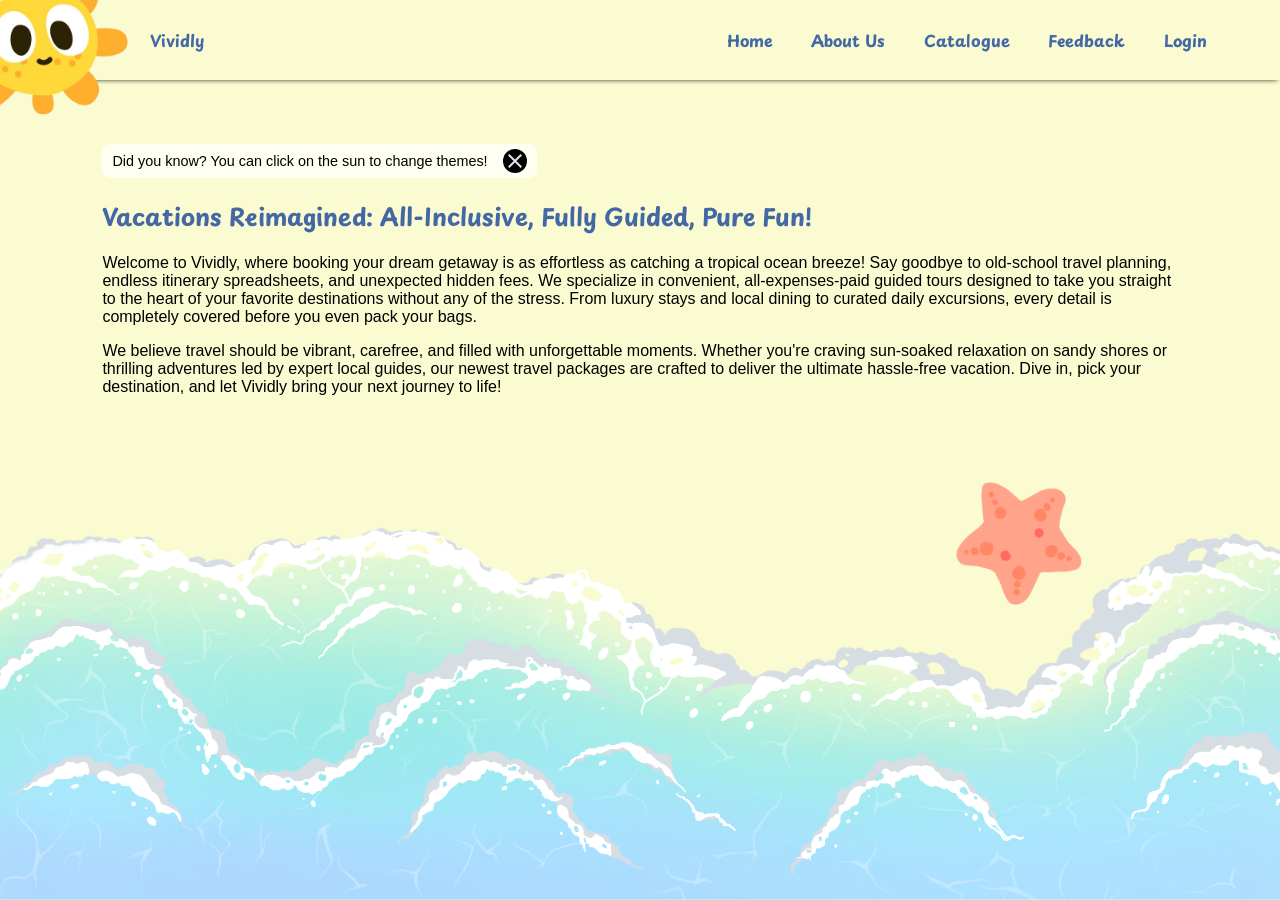
<file: index.html>
<!DOCTYPE html>
<!-- <html lang="en" class="dark-mode"> -->
<html lang="en">

<head>
    <meta charset="UTF-8">
    <meta name="viewport" content="width=device-width, initial-scale=1.0">
    <!-- <link rel="icon" href=""> -->
    <link rel="stylesheet" href="./css/core.css">
    <script src="./js/themeToggle.js"></script>
    <script src="./js/menu.js" defer></script>
    <script src="./js/session.js"></script>
    <script>
        if (localStorage.getItem('theme') === 'dark') {
            document.documentElement.classList.add('dark-mode')
        }
    </script>
    <title>Vividly</title>

    <link rel="preconnect" href="https://fonts.googleapis.com">
    <link rel="preconnect" href="https://fonts.gstatic.com" crossorigin>
    <link href="https://fonts.googleapis.com/css2?family=Playpen+Sans:wght@100..800&display=block" rel="stylesheet">
</head>

<body>
    <div id="site-container">
        <button id="theme-toggle" aria-label="Toggle dark mode"></button>
        <header>
            <div>
                <div id="header-logo">
                    <a href="./index.html">Vividly</a>
                </div>
            </div>
            <div id="header-menu">
                <nav aria-label="Primary Navigation">
                    <ul>
                        <li><a href="./index.html">Home</a></li>
                        <li><a href="./team.html">About Us</a></li>
                        <li><a href="./catalogue.html">Catalogue</a></li>
                        <li><a href="./feedback.html">Feedback</a></li>
                    </ul>
                </nav>
                <div id="header-utilities">
                    <a id="login" href="./authentication.html">Login</a>
                    <button id="menu-button" aria-label="Open navigation menu" aria-haspopup="true"
                        aria-expanded="false">
                        <img src="./assets/menu.svg" alt="">
                    </button>
                </div>
            </div>
        </header>

        <aside id="vertical-menu" aria-label="Mobile Navigation Drawer">
            <div id="vertical-menu-utilities">
                <button id="cancel-button" aria-label="Close navigation menu">
                    <img src="./assets/cancel.svg" alt="">
                </button>
            </div>
            <nav aria-label="Mobile Navigation">
                <ul>
                    <li><a href="./index.html">Home</a></li>
                    <li><a href="./team.html">About Us</a></li>
                    <li><a href="./catalogue.html">Catalogue</a></li>
                    <li><a href="./feedback.html">Feedback</a></li>
                </ul>
            </nav>
        </aside>

        <main>
            <section id="theme-notification">
                <p>Did you know? You can click on the <span id="theme-notification-planet">sun</span> to change themes!
                </p>
                <button id="theme-notification-cancel" aria-label="Close theme notification">
                    <img src="./assets/cancel.svg" alt="">
                </button>
            </section>
            <section>
                <h1>Vacations Reimagined: All-Inclusive, Fully Guided, Pure Fun!</h1>
                <p>
                    Welcome to Vividly, where booking your dream getaway is as effortless as catching a tropical ocean
                    breeze! Say goodbye to old-school travel planning, endless itinerary spreadsheets, and unexpected
                    hidden fees. We specialize in convenient, all-expenses-paid guided tours designed to take you
                    straight to the heart of your favorite destinations without any of the stress. From luxury stays and
                    local dining to curated daily excursions, every detail is completely covered before you even pack
                    your bags.
                </p>
                <p>
                    We believe travel should be vibrant, carefree, and filled with unforgettable moments. Whether you're
                    craving sun-soaked relaxation on sandy shores or thrilling adventures led by expert local guides,
                    our newest travel packages are crafted to deliver the ultimate hassle-free vacation. Dive in, pick
                    your destination, and let Vividly bring your next journey to life!
                </p>
            </section>
        </main>

        <footer>
            <div id="footer-image" aria-hidden="true"></div>
        </footer>
    </div>
</body>

</html>
</file>
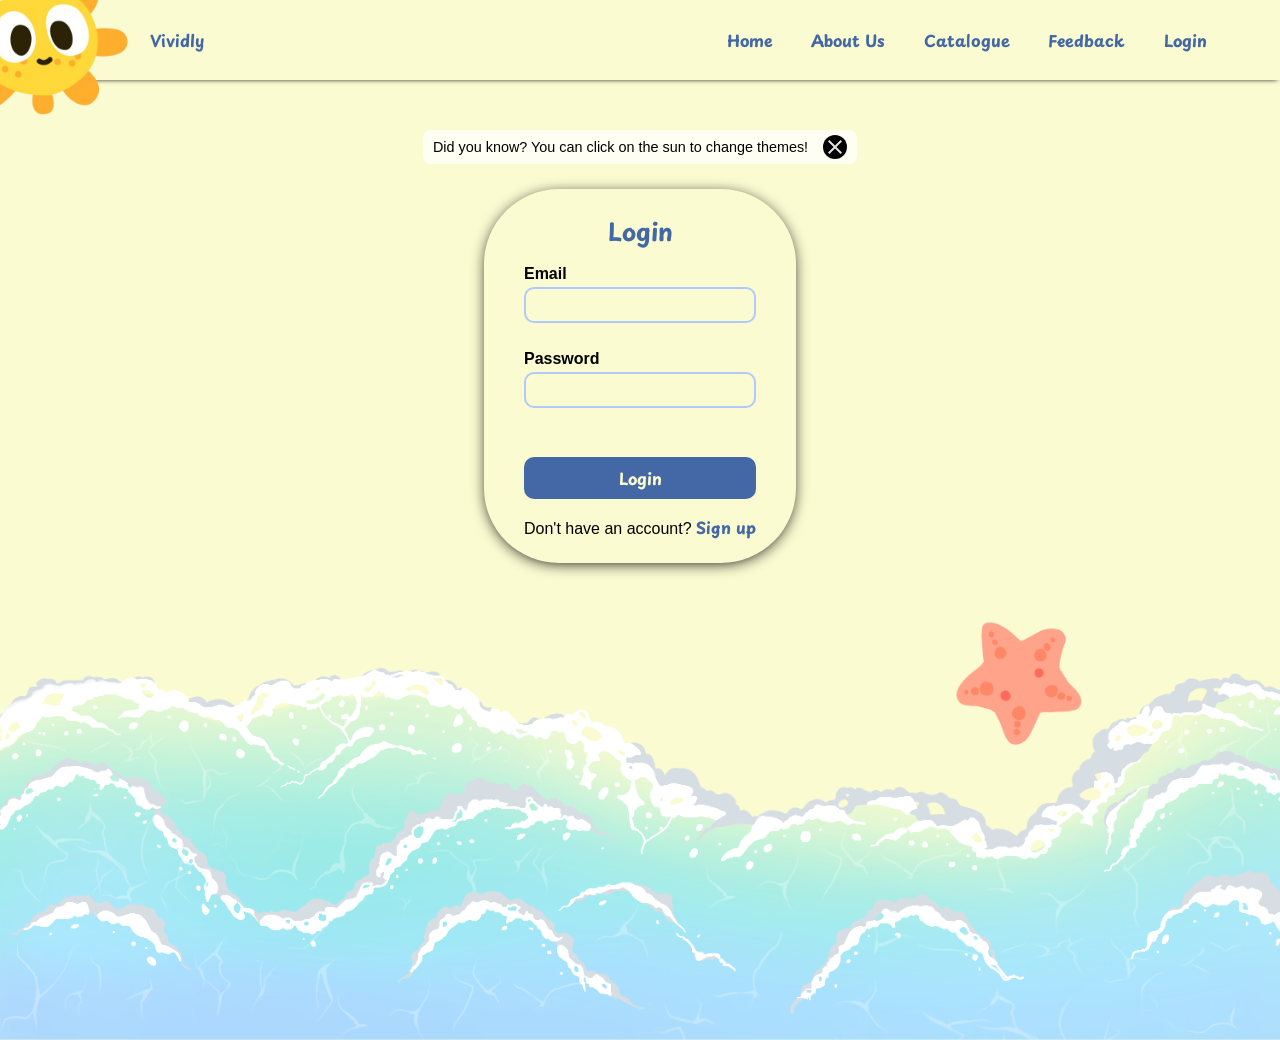
<file: authentication.html>
<!DOCTYPE html>
<!-- <html lang="en" class="dark-mode"> -->
<html lang="en">

<head>
    <meta charset="UTF-8">
    <meta name="viewport" content="width=device-width, initial-scale=1.0">
    <!-- <link rel="icon" href=""> -->
    <link rel="stylesheet" href="./css/core.css">
    <link rel="stylesheet" href="./css/authentication.css">
    <script src="./js/themeToggle.js"></script>
    <script src="./js/menu.js" defer></script>
    <script src="./js/authentication.js" defer></script>
    <script src="./js/session.js"></script> <!-- updates the header's login link once logged in -->
    <script>
        if (localStorage.getItem('theme') === 'dark') {
            document.documentElement.classList.add('dark-mode')
        }
    </script>
    <title>Vividly - Login</title>

    <!-- Preconnect warms up the connection to google fonts' servers so the actual font request loads faster-->
    <link rel="preconnect" href="https://fonts.googleapis.com">
    <link rel="preconnect" href="https://fonts.gstatic.com" crossorigin>
    <link href="https://fonts.googleapis.com/css2?family=Playpen+Sans:wght@100..800&display=block" rel="stylesheet">
</head>

<body>
    <div id="site-container">
        <button id="theme-toggle" aria-label="Toggle dark mode"></button>
        <header>
            <div>
                <div id="header-logo">
                    <a href="./index.html">Vividly</a>
                </div>
            </div>
            <div id="header-menu">
                <nav aria-label="Primary Navigation">
                    <ul>
                        <li><a href="./index.html">Home</a></li>
                        <li><a href="./team.html">About Us</a></li>
                        <li><a href="./catalogue.html">Catalogue</a></li>
                        <li><a href="./feedback.html">Feedback</a></li>
                    </ul>
                </nav>
                <div id="header-utilities">
                    <a id="login" href="./authentication.html">Login</a>
                    <button id="menu-button" aria-label="Open navigation menu" aria-haspopup="true"
                        aria-expanded="false">
                        <img src="./assets/menu.svg" alt="">
                    </button>
                </div>
            </div>
        </header>

        <!-- navigation menu for mobile-->
        <div id="vertical-menu">
            <div id="vertical-menu-utilities">
                <button id="cancel-button" aria-label="Close navigation menu">
                    <img src="./assets/cancel.svg" alt="">
                </button>
            </div>
            <nav aria-label="Mobile Navigation">
                <ul>
                    <li><a href="./index.html">Home</a></li>
                    <li><a href="./team.html">About Us</a></li>
                    <li><a href="./catalogue.html">Catalogue</a></li>
                    <li><a href="./feedback.html">Feedback</a></li>
                </ul>
            </nav>
        </div>

        <main>
            <!-- notifcation about how to toggle the theme-->
            <section id="theme-notification">
                <p>Did you know? You can click on the <span id="theme-notification-planet">sun</span> to change themes!
                </p>
                <button id="theme-notification-cancel" aria-label="Close theme notification">
                    <img src="./assets/cancel.svg" alt="">
                </button>
            </section>
            <section id="auth-section">

                <div id="login-box">
                    <h1>Login</h1>
                    <!--- novalidate disables the browser's built-in validation popups -->
                    <form id="login-form" novalidate>
                        <div class="form-field">
                            <label for="login-email">Email</label>
                            <input type="email" id="login-email" name="email" required>
                            <span class="error" id="login-email-error" aria-live="polite"></span>
                        </div>

                        <div class="form-field">
                            <label for="login-password">Password</label>
                            <input type="password" id="login-password" name="password" required>
                            <span class="error" id="login-password-error" aria-live="polite"></span>
                        </div>

                        <span class="error" id="login-general-error" aria-live="polite"></span>

                        <button type="submit" class="auth-btn">Login</button>
                    </form>

                    <p>Don't have an account? <a href="#" id="show-signup">Sign up</a></p>
                </div>
                <!-- Signup panel-->
                <div id="signup-box" hidden>
                    <p><a href="#" id="show-login">&larr; Back to login</a></p>
                    <h1>Create your account</h1>

                    <div id="signup-progress" aria-label="Registration progress">
                        <span class="progress-dot active" id="progress-step-1" aria-current="step"></span>
                        <span class="progress-dot" id="progress-step-2"></span>
                        <span class="progress-dot" id="progress-step-3"></span>
                    </div>

                    <form id="signup-form" novalidate>

                        <!-- name + email in signup -->
                        <fieldset class="form-step active" id="step-1" data-step="1">
                            <legend>Account Info</legend>

                            <div class="form-field">
                                <label for="signup-name">Full Name</label>
                                <input type="text" id="signup-name" name="name" required>
                                <span class="error" id="signup-name-error" aria-live="polite"></span>
                            </div>

                            <div class="form-field">
                                <label for="signup-email">Email</label>
                                <input type="email" id="signup-email" name="email" required>
                                <span class="error" id="signup-email-error" aria-live="polite"></span>
                            </div>

                            <button type="button" class="next-step auth-btn" data-next="2">Next</button>
                        </fieldset>

                        <!-- password in signup -->
                        <fieldset class="form-step" id="step-2" data-step="2" hidden>
                            <legend>Password</legend>

                            <div class="form-field">
                                <label for="signup-password">Password</label>
                                <input type="password" id="signup-password" name="password" required>
                                <span class="error" id="signup-password-error" aria-live="polite"></span>
                            </div>

                            <div class="form-field">
                                <label for="signup-confirm-password">Confirm Password</label>
                                <input type="password" id="signup-confirm-password" name="confirmPassword" required>
                                <span class="error" id="signup-confirm-password-error" aria-live="polite"></span>
                            </div>

                            <button type="button" class="prev-step auth-btn" data-prev="1">Back</button>
                            <button type="button" class="next-step auth-btn" data-next="3">Next</button>
                        </fieldset>

                        <!-- Accepting terms of condition when signing up -->
                        <fieldset class="form-step" id="step-3" data-step="3" hidden>
                            <legend>Confirm Your Details</legend>

                            <!-- name and email shown again by JS to confirm -->
                            <div id="signup-review">
                                <p><strong>Name:</strong> <span id="review-name"></span></p>
                                <p><strong>Email:</strong> <span id="review-email"></span></p>
                            </div>

                            <div class="form-field">
                                <label>
                                    <input type="checkbox" id="signup-terms" name="terms" required>
                                    I agree to the terms and conditions
                                </label>
                                <span class="error" id="signup-terms-error" aria-live="polite"></span>
                            </div>

                            <button type="button" class="prev-step auth-btn" data-prev="2">Back</button>
                            <button type="submit" class="auth-btn">Create Account</button>
                        </fieldset>

                    </form>
                </div>

            </section>

            <!-- Welcome panel is only shown when registration succeedss -->
            <section id="welcome-box" hidden>
                <h1>Welcome back, <span id="welcome-name"></span>!</h1>
                <p><a href="./index.html">Go to Home</a></p>
            </section>

        </main>

        <footer>
            <div id="footer-image" aria-hidden="true"></div>
        </footer>
    </div>
</body>

</html>
</file>
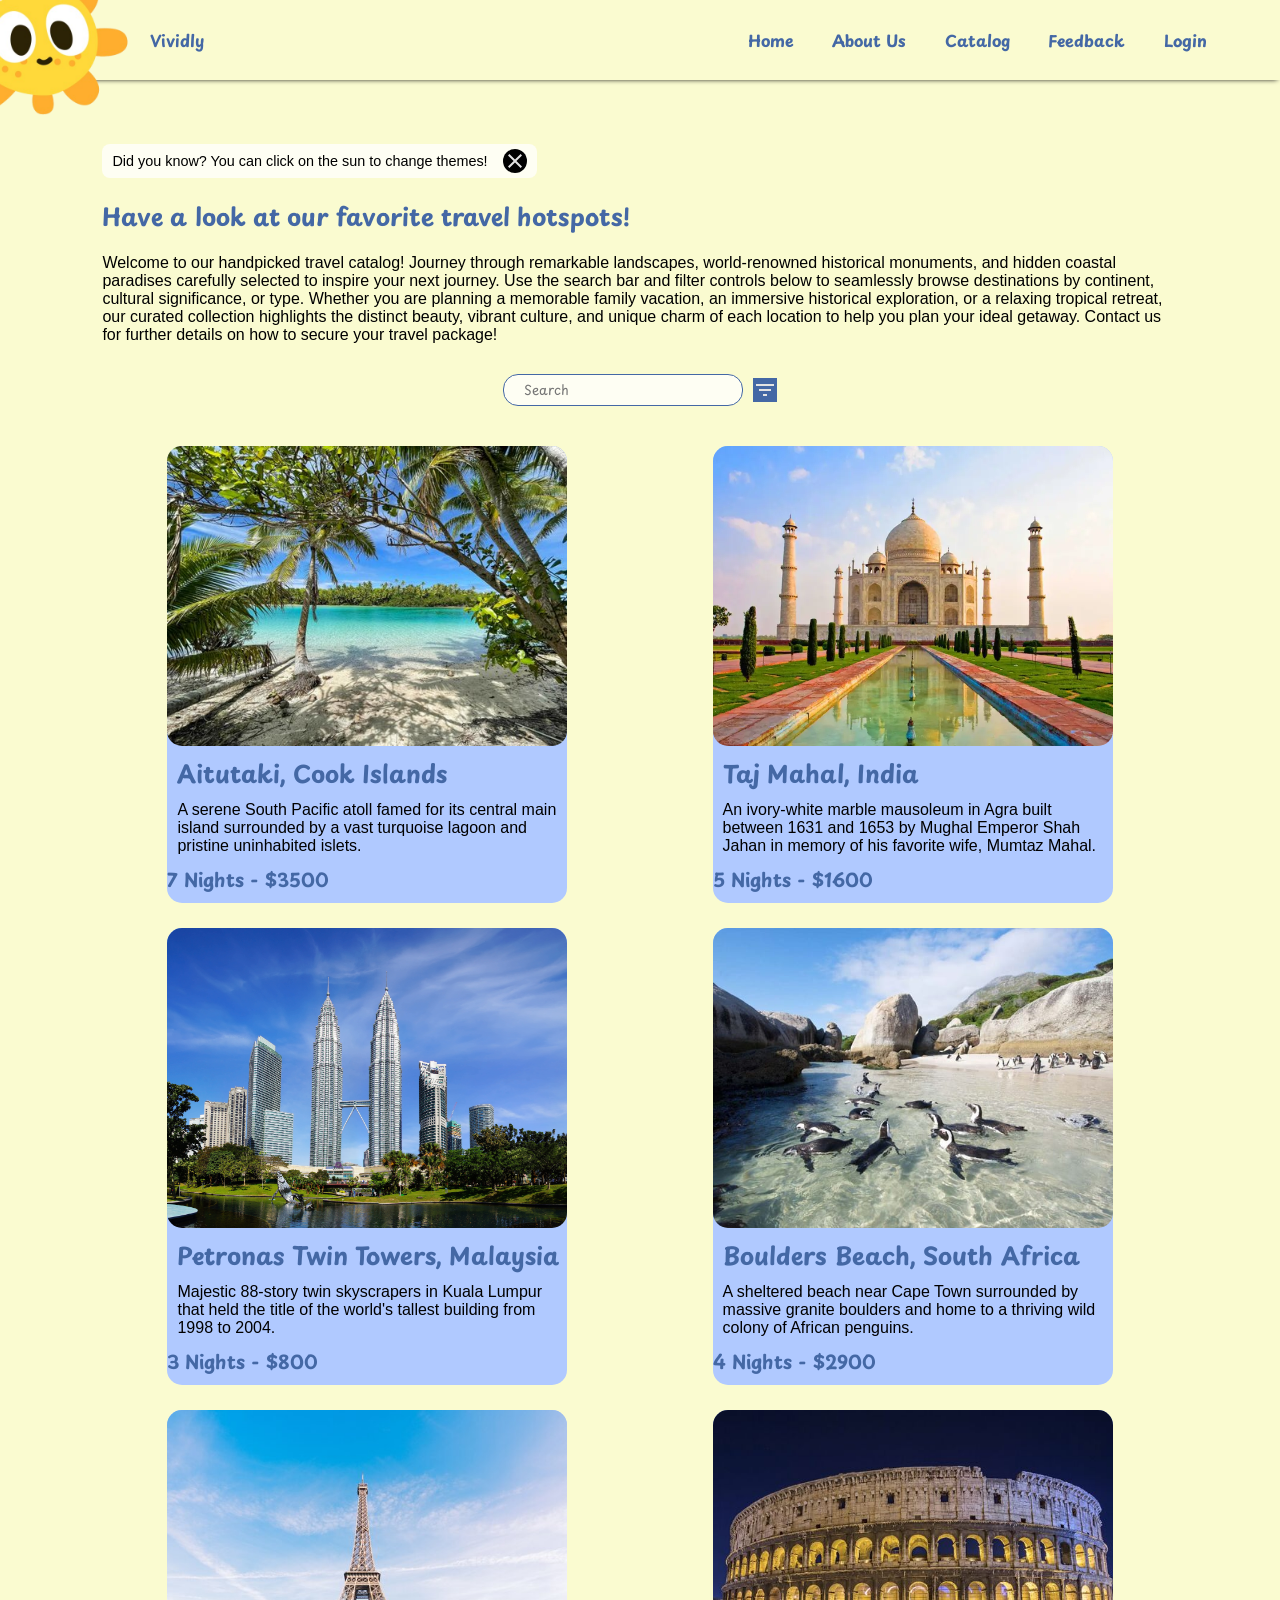
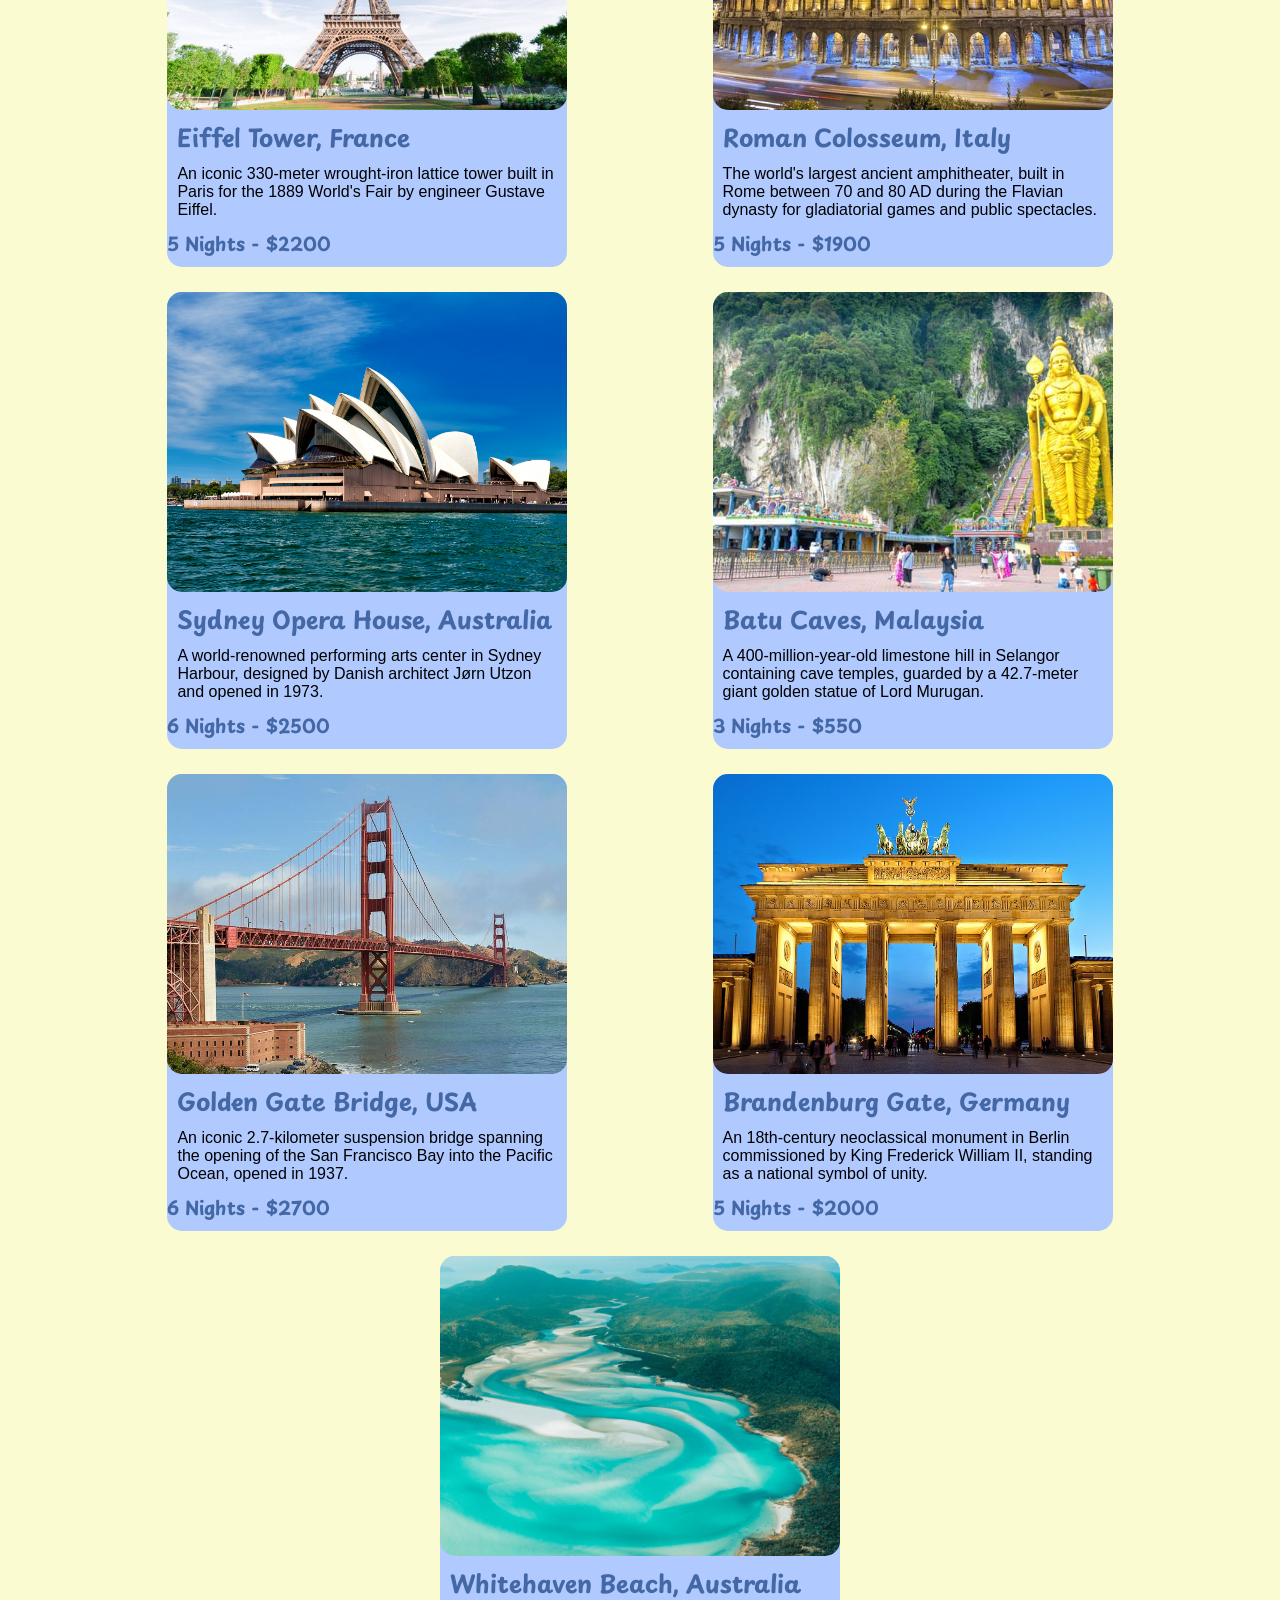
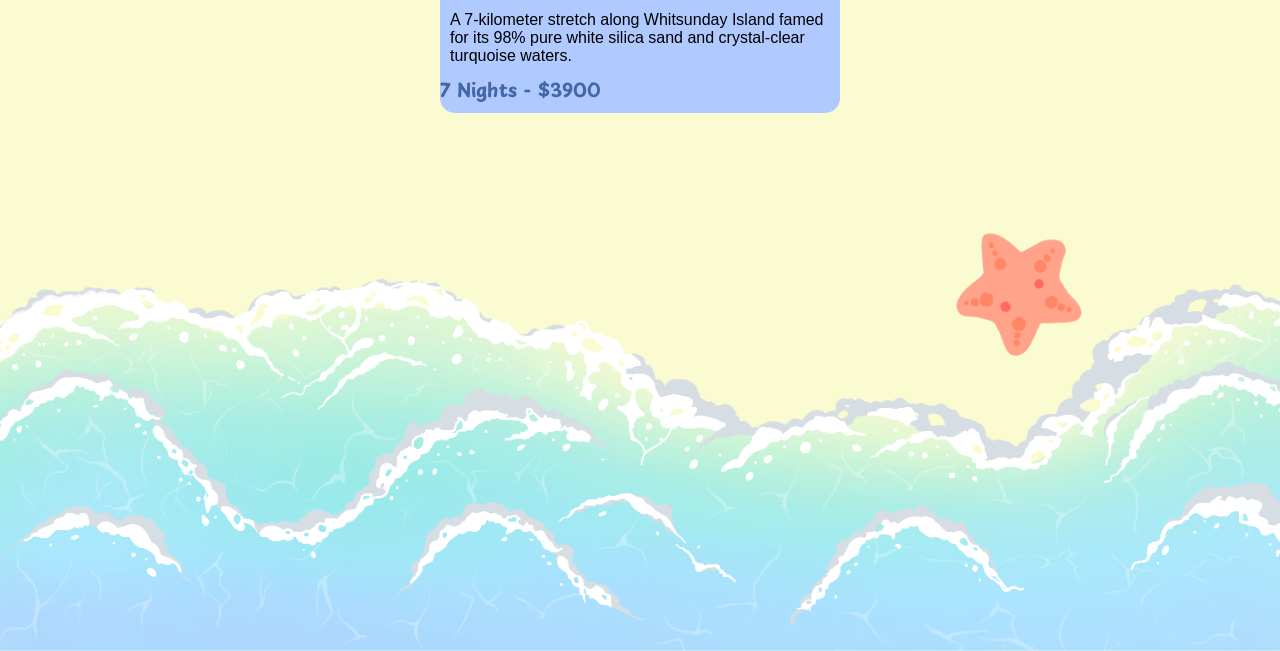
<file: catalog.html>
<!DOCTYPE html>
<!-- <html lang="en" class="dark-mode"> -->
<html lang="en">

<head>
    <meta charset="UTF-8">
    <meta name="viewport" content="width=device-width, initial-scale=1.0">
    <!-- <link rel="icon" href=""> -->
    <link rel="stylesheet" href="./css/core.css">
    <link rel="stylesheet" href="./css/catalog.css">
    <script src="./js/themeToggle.js"></script>
    <script src="./js/menu.js" defer></script>
    <script src="./js/catalog.js" defer></script>
    <script src="./js/session.js"></script>
    <script>
        if (localStorage.getItem('theme') === 'dark') {
            document.documentElement.classList.add('dark-mode')
        }
    </script>
    <title>Vividly - Catalog</title>

    <link rel="preconnect" href="https://fonts.googleapis.com">
    <link rel="preconnect" href="https://fonts.gstatic.com" crossorigin>
    <link href="https://fonts.googleapis.com/css2?family=Playpen+Sans:wght@100..800&display=block" rel="stylesheet">
</head>

<body>
    <div id="site-container">
        <button id="theme-toggle" aria-label="Toggle dark mode"></button>
        <header>
            <div>
                <div id="header-logo">
                    <a href="./index.html">Vividly</a>
                </div>
            </div>
            <div id="header-menu">
                <nav aria-label="Primary Navigation">
                    <ul>
                        <li><a href="./index.html">Home</a></li>
                        <li><a href="./team.html">About Us</a></li>
                        <li><a href="./catalog.html">Catalog</a></li>
                        <li><a href="./feedback.html">Feedback</a></li>
                    </ul>
                </nav>
                <div id="header-utilities">
                    <a id="login" href="./authentication.html">Login</a>
                    <button id="menu-button" aria-label="Open navigation menu" aria-haspopup="true"
                        aria-expanded="false">
                        <img src="./assets/menu.svg" alt="">
                    </button>
                </div>
            </div>
        </header>

        <div id="vertical-menu">
            <div id="vertical-menu-utilities">
                <button id="cancel-button" aria-label="Close navigation menu">
                    <img src="./assets/cancel.svg" alt="">
                </button>
            </div>
            <nav aria-label="Mobile Navigation">
                <ul>
                    <li><a href="./index.html">Home</a></li>
                    <li><a href="./team.html">About Us</a></li>
                    <li><a href="./catalog.html">Catalog</a></li>
                    <li><a href="./feedback.html">Feedback</a></li>
                </ul>
            </nav>
        </div>

        <main>
            <section id="theme-notification">
                <p>Did you know? You can click on the <span id="theme-notification-planet">sun</span> to change themes!
                </p>
                <button id="theme-notification-cancel" aria-label="Close theme notification">
                    <img src="./assets/cancel.svg" alt="">
                </button>
            </section>
            <section>
                <h1>Have a look at our favorite travel hotspots!</h1>
                <p>
                    Welcome to our handpicked travel catalog! Journey through remarkable landscapes, world-renowned
                    historical monuments, and hidden coastal paradises carefully selected to inspire your next journey.
                    Use the search bar and filter controls below to seamlessly browse destinations by continent,
                    cultural significance, or type. Whether you are planning a memorable family vacation, an immersive
                    historical exploration, or a relaxing tropical retreat, our curated collection highlights
                    the distinct beauty, vibrant culture, and unique charm of each location to help you plan your ideal
                    getaway. Contact us for further details on how to secure your travel package!
                </p>

                <div id="catalog-container">
                    <search id="catalog-search-container">
                        <form id="catalog-form" role="search">
                            <label for="catalog-search" class="visually-hidden">Search travel catalog</label>
                            <input id="catalog-search" class="search-bar" type="search" placeholder="Search"
                                autocomplete="off">

                            <div id="dropdown-container">
                                <button id="search-filter" type="button" aria-label="Filter catalog items">
                                    <img src="./assets/filter.svg" alt="" aria-hidden="true">
                                </button>

                                <div id="dropdown-menu">
                                    <div id="filter-header">
                                        <h3>Filter</h3>
                                        <button id="search-filter-reset" type="reset">Reset</button>
                                    </div>

                                    <h4>Region</h4>
                                    <label><input type="checkbox" value="asia" name="region">Asia</label>
                                    <label><input type="checkbox" value="oceania" name="region">Oceania</label>
                                    <label><input type="checkbox" value="europe" name="region">Europe</label>
                                    <label><input type="checkbox" value="north america" name="region">North
                                        America</label>
                                    <label><input type="checkbox" value="africa" name="region">Africa</label>

                                    <h4>Category</h4>
                                    <label><input type="checkbox" value="beach" class="tag-filter">Beach</label>
                                    <label><input type="checkbox" value="monument" class="tag-filter">Monument</label>
                                    <label><input type="checkbox" value="historical"
                                            class="tag-filter">Historical</label>
                                    <label><input type="checkbox" value="culture" class="tag-filter">Culture</label>
                                    <label><input type="checkbox" value="architecture"
                                            class="tag-filter">Architecture</label>
                                    <label><input type="checkbox" value="fun" class="tag-filter">Fun</label>
                                    <label><input type="checkbox" value="family" class="tag-filter">Family</label>
                                    
                                    <h4>Sort By</h4>
                                    <label><input type="radio" name="sort" value="">None</label>
                                    <label><input type="radio" name="sort" value="price-asc">Price (Lowest to Highest)</label>
                                    <label><input type="radio" name="sort" value="price-desc">Price (Highest to Lowest)</label>
                                    <label><input type="radio" name="sort" value="nights-asc">Nights (Least to Most)</label>
                                    <label><input type="radio" name="sort" value="nights-desc">Nights (Most to Least)</label>
                                </div>
                            </div>
                        </form>
                    </search>

                    <ul id="catalog-item-container">
                        <li data-tags="oceania pacific cook islands aitutaki arutanga beach fun family" data-nights="7" data-price="3500">
                            <article class="catalog-item">
                                <img src="./assets/catalog/aitutaki_cook_islands.jpg" alt="Picture of Aitutaki">
                                <h2>Aitutaki, Cook Islands</h2>
                                <p>A serene South Pacific atoll famed for its central main island surrounded by a vast
                                    turquoise lagoon and pristine uninhabited islets.</p>
                                <div class="catalog-item-purchase-bar">
                                    <h3>7 Nights - $3500</h3>
                                </div>
                            </article>
                        </li>
                        <li data-tags="asia south asia india uttar pradesh agra monument historical" data-nights="5" data-price="1600">
                            <article class="catalog-item">
                                <img src="./assets/catalog/taj_mahal.webp" alt="Picture of the Taj Mahal">
                                <h2>Taj Mahal, India</h2>
                                <p>An ivory-white marble mausoleum in Agra built between 1631 and 1653 by Mughal Emperor
                                    Shah Jahan in memory of his favorite wife, Mumtaz Mahal.</p>
                                <div class="catalog-item-purchase-bar">
                                    <h3>5 Nights - $1600</h3>
                                </div>
                            </article>
                        </li>
                        <li data-tags="asia southeast asia malaysia kuala lumpur monument architecture" data-nights="3" data-price="800">
                            <article class="catalog-item">
                                <img src="./assets/catalog/petronas_twin_towers.jpg"
                                    alt="Picture of the Petronas Twin Towers">
                                <h2>Petronas Twin Towers, Malaysia</h2>
                                <p>Majestic 88-story twin skyscrapers in Kuala Lumpur that held the title of the world's
                                    tallest building from 1998 to 2004.</p>
                                <div class="catalog-item-purchase-bar">
                                    <h3>3 Nights - $800</h3>
                                </div>
                            </article>
                        </li>
                        <li data-tags="africa southern africa south africa western cape cape town beach fun family" data-nights="4" data-price="2900">
                            <article class="catalog-item">
                                <img src="./assets/catalog/boulders_beach.jpg" alt="Picture of Boulders Beach">
                                <h2>Boulders Beach, South Africa</h2>
                                <p>A sheltered beach near Cape Town surrounded by massive granite boulders and home to a
                                    thriving wild colony of African penguins.</p>
                                <div class="catalog-item-purchase-bar">
                                    <h3>4 Nights - $2900</h3>
                                </div>
                            </article>
                        </li>
                        <li data-tags="europe western europe france ile de france paris monument culture" data-nights="5" data-price="2200">
                            <article class="catalog-item">
                                <img src="./assets/catalog/eiffel_tower.jpg" alt="Picture of the Eiffel Tower">
                                <h2>Eiffel Tower, France</h2>
                                <p>An iconic 330-meter wrought-iron lattice tower built in Paris for the 1889 World's
                                    Fair by engineer Gustave Eiffel.</p>
                                <div class="catalog-item-purchase-bar">
                                    <h3>5 Nights - $2200</h3>
                                </div>
                            </article>
                        </li>
                        <li data-tags="europe southern europe italy lazio rome monument historical" data-nights="5" data-price="1900">
                            <article class="catalog-item">
                                <img src="./assets/catalog/roman_colosseum.jpg" alt="Picture of the Roman Colosseum">
                                <h2>Roman Colosseum, Italy</h2>
                                <p>The world's largest ancient amphitheater, built in Rome between 70 and 80 AD during
                                    the Flavian dynasty for gladiatorial games and public spectacles.</p>
                                <div class="catalog-item-purchase-bar">
                                    <h3>5 Nights - $1900</h3>
                                </div>
                            </article>
                        </li>
                        <li data-tags="oceania australia new south wales sydney monument culture" data-nights="6" data-price="2500">
                            <article class="catalog-item">
                                <img src="./assets/catalog/sydney_opera_house.png"
                                    alt="Picture of the Sydney Opera House">
                                <h2>Sydney Opera House, Australia</h2>
                                <p>A world-renowned performing arts center in Sydney Harbour, designed by Danish
                                    architect Jørn Utzon and opened in 1973.</p>
                                <div class="catalog-item-purchase-bar">
                                    <h3>6 Nights - $2500</h3>
                                </div>
                            </article>
                        </li>
                        <li data-tags="asia southeast asia malaysia selangor gombak monument culture" data-nights="3" data-price="550">
                            <article class="catalog-item">
                                <img src="./assets/catalog/batu_caves.jpg" alt="Picture of Batu Caves">
                                <h2>Batu Caves, Malaysia</h2>
                                <p>A 400-million-year-old limestone hill in Selangor containing cave temples, guarded by
                                    a 42.7-meter giant golden statue of Lord Murugan.</p>
                                <div class="catalog-item-purchase-bar">
                                    <h3>3 Nights - $550</h3>
                                </div>
                            </article>
                        </li>
                        <li data-tags="north america usa california san francisco monument architecture" data-nights="6" data-price="2700">
                            <article class="catalog-item">
                                <img src="./assets/catalog/golden_gate_bridge.jpg"
                                    alt="Picture of the Golden Gate Bridge">
                                <h2>Golden Gate Bridge, USA</h2>
                                <p>An iconic 2.7-kilometer suspension bridge spanning the opening of the San Francisco
                                    Bay into the Pacific Ocean, opened in 1937.</p>
                                <div class="catalog-item-purchase-bar">
                                    <h3>6 Nights - $2700</h3>
                                </div>
                            </article>
                        </li>
                        <li data-tags="europe central europe germany berlin monument historical" data-nights="5" data-price="2000">
                            <article class="catalog-item">
                                <img src="./assets/catalog/brandenburg_gate.jpg" alt="Picture of Brandenburg Gate">
                                <h2>Brandenburg Gate, Germany</h2>
                                <p>An 18th-century neoclassical monument in Berlin commissioned by King Frederick
                                    William II, standing as a national symbol of unity.</p>
                                <div class="catalog-item-purchase-bar">
                                    <h3>5 Nights - $2000</h3>
                                </div>
                            </article>
                        </li>
                        <li data-tags="oceania australia queensland whitsundays beach fun family" data-nights="7" data-price="3900">
                            <article class="catalog-item">
                                <img src="./assets/catalog/whitehaven_beach.jpg" alt="Picture of Whitehaven Beach">
                                <h2>Whitehaven Beach, Australia</h2>
                                <p>A 7-kilometer stretch along Whitsunday Island famed for its 98% pure white silica
                                    sand and crystal-clear turquoise waters.</p>
                                <div class="catalog-item-purchase-bar">
                                    <h3>7 Nights - $3900</h3>
                                </div>
                            </article>
                        </li>
                    </ul>
                </div>
            </section>
        </main>

        <footer>
            <div id="footer-image" aria-hidden="true"></div>
        </footer>
    </div>
</body>

</html>
</file>
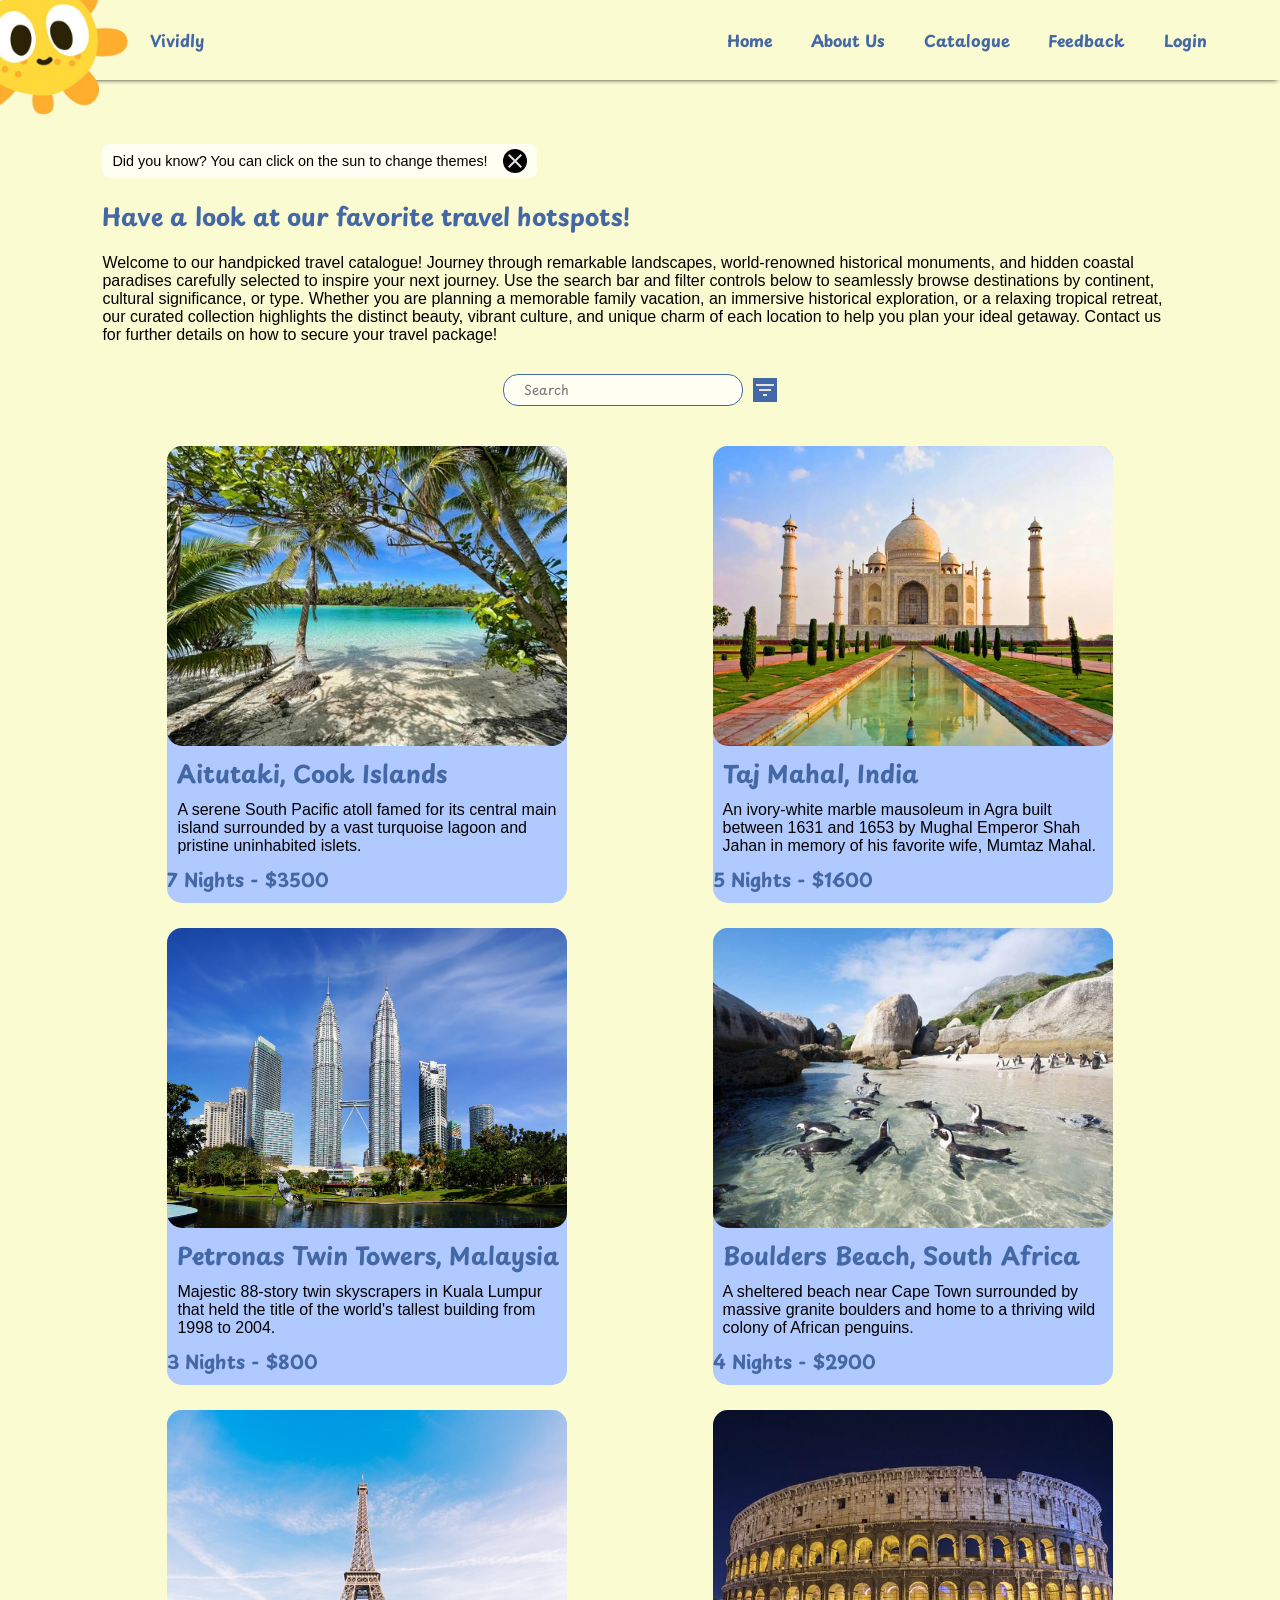
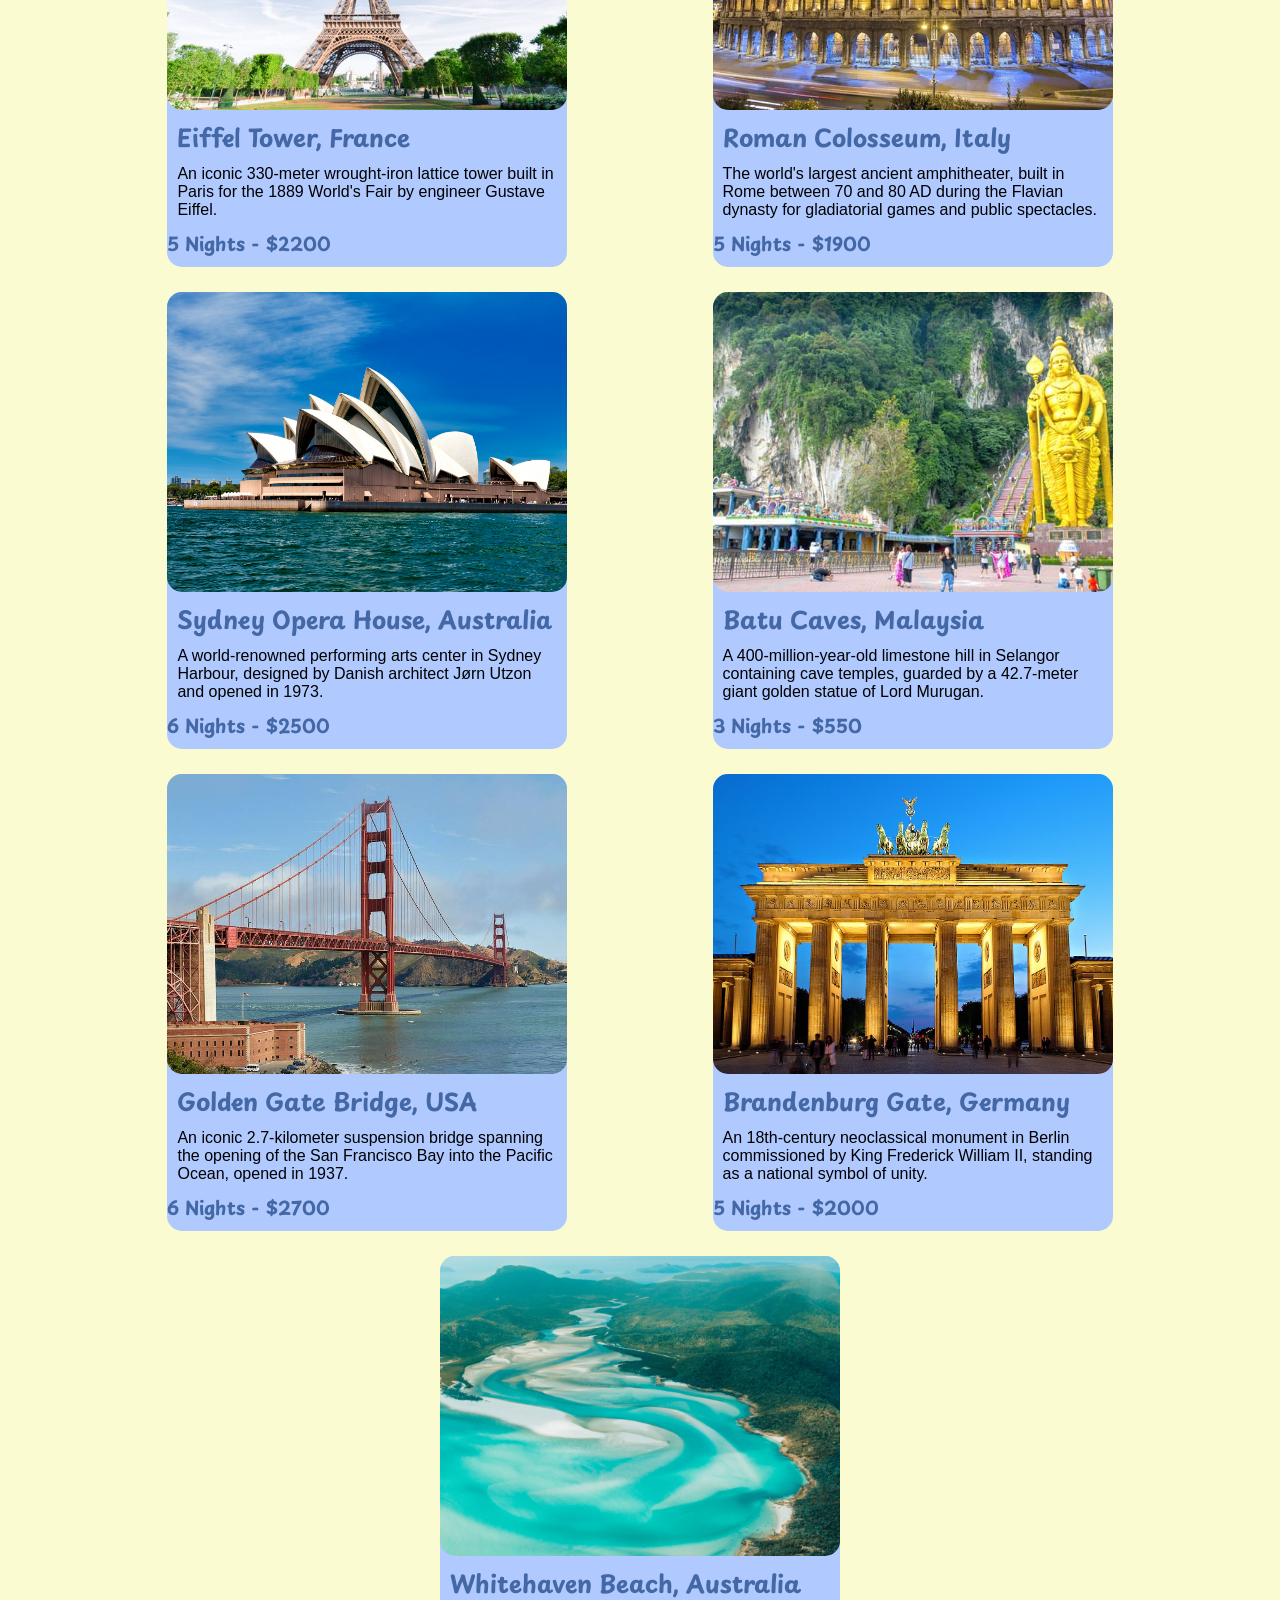
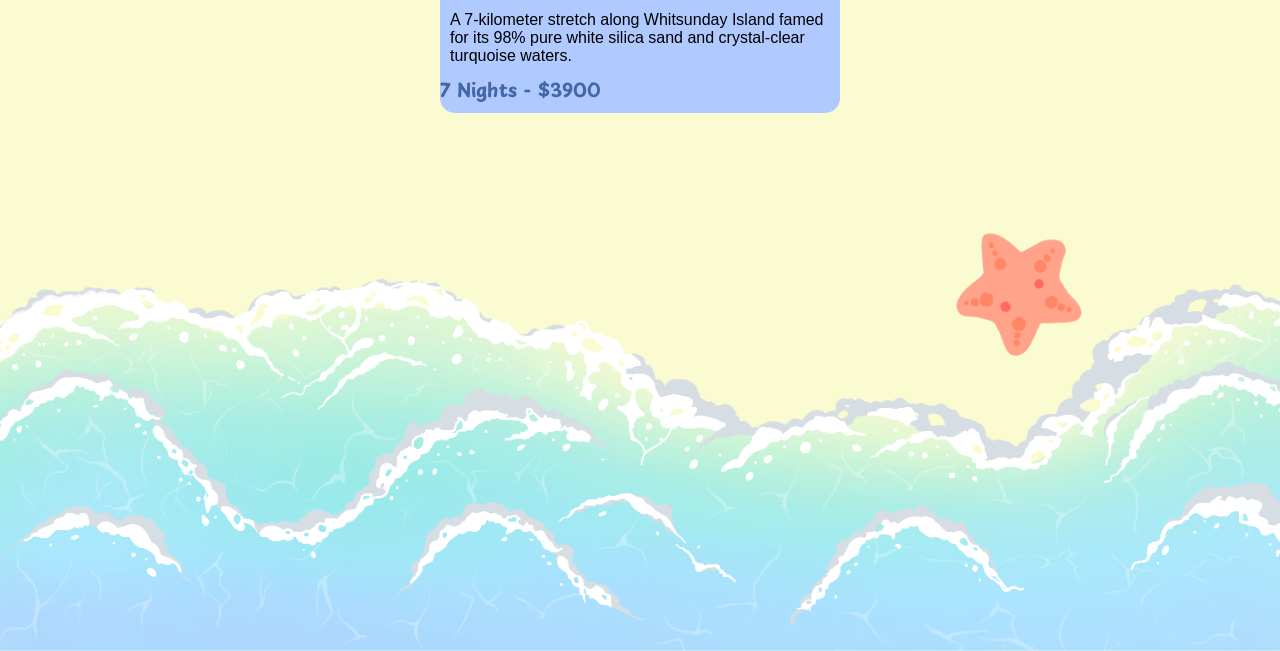
<file: catalogue.html>
<!DOCTYPE html>
<!-- <html lang="en" class="dark-mode"> -->
<html lang="en">

<head>
    <meta charset="UTF-8">
    <meta name="viewport" content="width=device-width, initial-scale=1.0">
    <!-- <link rel="icon" href=""> -->
    <link rel="stylesheet" href="./css/core.css">
    <link rel="stylesheet" href="./css/catalogue.css">
    <script src="./js/themeToggle.js"></script>
    <script src="./js/menu.js" defer></script>
    <script src="./js/catalogue.js" defer></script>
    <script src="./js/session.js"></script>
    <script>
        if (localStorage.getItem('theme') === 'dark') {
            document.documentElement.classList.add('dark-mode')
        }
    </script>
    <title>Vividly - Catalogue</title>

    <link rel="preconnect" href="https://fonts.googleapis.com">
    <link rel="preconnect" href="https://fonts.gstatic.com" crossorigin>
    <link href="https://fonts.googleapis.com/css2?family=Playpen+Sans:wght@100..800&display=block" rel="stylesheet">
</head>

<body>
    <div id="site-container">
        <button id="theme-toggle" aria-label="Toggle dark mode"></button>
        <header>
            <div>
                <div id="header-logo">
                    <a href="./index.html">Vividly</a>
                </div>
            </div>
            <div id="header-menu">
                <nav aria-label="Primary Navigation">
                    <ul>
                        <li><a href="./index.html">Home</a></li>
                        <li><a href="./team.html">About Us</a></li>
                        <li><a href="./catalogue.html">Catalogue</a></li>
                        <li><a href="./feedback.html">Feedback</a></li>
                    </ul>
                </nav>
                <div id="header-utilities">
                    <a id="login" href="./authentication.html">Login</a>
                    <button id="menu-button" aria-label="Open navigation menu" aria-haspopup="true"
                        aria-expanded="false">
                        <img src="./assets/menu.svg" alt="">
                    </button>
                </div>
            </div>
        </header>

        <div id="vertical-menu">
            <div id="vertical-menu-utilities">
                <button id="cancel-button" aria-label="Close navigation menu">
                    <img src="./assets/cancel.svg" alt="">
                </button>
            </div>
            <nav aria-label="Mobile Navigation">
                <ul>
                    <li><a href="./index.html">Home</a></li>
                    <li><a href="./team.html">About Us</a></li>
                    <li><a href="./catalogue.html">Catalogue</a></li>
                    <li><a href="./feedback.html">Feedback</a></li>
                </ul>
            </nav>
        </div>

        <main>
            <section id="theme-notification">
                <p>Did you know? You can click on the <span id="theme-notification-planet">sun</span> to change themes!
                </p>
                <button id="theme-notification-cancel" aria-label="Close theme notification">
                    <img src="./assets/cancel.svg" alt="">
                </button>
            </section>
            <section>
                <h1>Have a look at our favorite travel hotspots!</h1>
                <p>
                    Welcome to our handpicked travel catalogue! Journey through remarkable landscapes, world-renowned
                    historical monuments, and hidden coastal paradises carefully selected to inspire your next journey.
                    Use the search bar and filter controls below to seamlessly browse destinations by continent,
                    cultural significance, or type. Whether you are planning a memorable family vacation, an immersive
                    historical exploration, or a relaxing tropical retreat, our curated collection highlights
                    the distinct beauty, vibrant culture, and unique charm of each location to help you plan your ideal
                    getaway. Contact us for further details on how to secure your travel package!
                </p>

                <div id="catalogue-container">
                    <search id="catalogue-search-container">
                        <form id="catalogue-form" role="search">
                            <label for="catalogue-search" class="visually-hidden">Search travel catalogue</label>
                            <input id="catalogue-search" class="search-bar" type="search" placeholder="Search"
                                autocomplete="off">

                            <div id="dropdown-container">
                                <button id="search-filter" type="button" aria-label="Filter catalogue items">
                                    <img src="./assets/filter.svg" alt="" aria-hidden="true">
                                </button>

                                <div id="dropdown-menu">
                                    <div id="filter-header">
                                        <h3>Filter</h3>
                                        <button id="search-filter-reset" type="reset">Reset</button>
                                    </div>

                                    <h4>Region</h4>
                                    <label><input type="checkbox" value="asia" name="region">Asia</label>
                                    <label><input type="checkbox" value="oceania" name="region">Oceania</label>
                                    <label><input type="checkbox" value="europe" name="region">Europe</label>
                                    <label><input type="checkbox" value="north america" name="region">North
                                        America</label>
                                    <label><input type="checkbox" value="africa" name="region">Africa</label>

                                    <h4>Category</h4>
                                    <label><input type="checkbox" value="beach" class="tag-filter">Beach</label>
                                    <label><input type="checkbox" value="monument" class="tag-filter">Monument</label>
                                    <label><input type="checkbox" value="historical"
                                            class="tag-filter">Historical</label>
                                    <label><input type="checkbox" value="culture" class="tag-filter">Culture</label>
                                    <label><input type="checkbox" value="architecture"
                                            class="tag-filter">Architecture</label>
                                    <label><input type="checkbox" value="fun" class="tag-filter">Fun</label>
                                    <label><input type="checkbox" value="family" class="tag-filter">Family</label>
                                    
                                    <h4>Sort By</h4>
                                    <label><input type="radio" name="sort" value="">None</label>
                                    <label><input type="radio" name="sort" value="price-asc">Price (Lowest to Highest)</label>
                                    <label><input type="radio" name="sort" value="price-desc">Price (Highest to Lowest)</label>
                                    <label><input type="radio" name="sort" value="nights-asc">Nights (Least to Most)</label>
                                    <label><input type="radio" name="sort" value="nights-desc">Nights (Most to Least)</label>
                                </div>
                            </div>
                        </form>
                    </search>

                    <ul id="catalogue-item-container">
                        <li data-tags="oceania pacific cook islands aitutaki arutanga beach fun family" data-nights="7" data-price="3500">
                            <article class="catalogue-item">
                                <img src="./assets/catalogue/aitutaki_cook_islands.jpg" alt="Picture of Aitutaki">
                                <h2>Aitutaki, Cook Islands</h2>
                                <p>A serene South Pacific atoll famed for its central main island surrounded by a vast
                                    turquoise lagoon and pristine uninhabited islets.</p>
                                <div class="catalogue-item-purchase-bar">
                                    <h3>7 Nights - $3500</h3>
                                </div>
                            </article>
                        </li>
                        <li data-tags="asia south asia india uttar pradesh agra monument historical" data-nights="5" data-price="1600">
                            <article class="catalogue-item">
                                <img src="./assets/catalogue/taj_mahal.webp" alt="Picture of the Taj Mahal">
                                <h2>Taj Mahal, India</h2>
                                <p>An ivory-white marble mausoleum in Agra built between 1631 and 1653 by Mughal Emperor
                                    Shah Jahan in memory of his favorite wife, Mumtaz Mahal.</p>
                                <div class="catalogue-item-purchase-bar">
                                    <h3>5 Nights - $1600</h3>
                                </div>
                            </article>
                        </li>
                        <li data-tags="asia southeast asia malaysia kuala lumpur monument architecture" data-nights="3" data-price="800">
                            <article class="catalogue-item">
                                <img src="./assets/catalogue/petronas_twin_towers.jpg"
                                    alt="Picture of the Petronas Twin Towers">
                                <h2>Petronas Twin Towers, Malaysia</h2>
                                <p>Majestic 88-story twin skyscrapers in Kuala Lumpur that held the title of the world's
                                    tallest building from 1998 to 2004.</p>
                                <div class="catalogue-item-purchase-bar">
                                    <h3>3 Nights - $800</h3>
                                </div>
                            </article>
                        </li>
                        <li data-tags="africa southern africa south africa western cape cape town beach fun family" data-nights="4" data-price="2900">
                            <article class="catalogue-item">
                                <img src="./assets/catalogue/boulders_beach.jpg" alt="Picture of Boulders Beach">
                                <h2>Boulders Beach, South Africa</h2>
                                <p>A sheltered beach near Cape Town surrounded by massive granite boulders and home to a
                                    thriving wild colony of African penguins.</p>
                                <div class="catalogue-item-purchase-bar">
                                    <h3>4 Nights - $2900</h3>
                                </div>
                            </article>
                        </li>
                        <li data-tags="europe western europe france ile de france paris monument culture" data-nights="5" data-price="2200">
                            <article class="catalogue-item">
                                <img src="./assets/catalogue/eiffel_tower.jpg" alt="Picture of the Eiffel Tower">
                                <h2>Eiffel Tower, France</h2>
                                <p>An iconic 330-meter wrought-iron lattice tower built in Paris for the 1889 World's
                                    Fair by engineer Gustave Eiffel.</p>
                                <div class="catalogue-item-purchase-bar">
                                    <h3>5 Nights - $2200</h3>
                                </div>
                            </article>
                        </li>
                        <li data-tags="europe southern europe italy lazio rome monument historical" data-nights="5" data-price="1900">
                            <article class="catalogue-item">
                                <img src="./assets/catalogue/roman_colosseum.jpg" alt="Picture of the Roman Colosseum">
                                <h2>Roman Colosseum, Italy</h2>
                                <p>The world's largest ancient amphitheater, built in Rome between 70 and 80 AD during
                                    the Flavian dynasty for gladiatorial games and public spectacles.</p>
                                <div class="catalogue-item-purchase-bar">
                                    <h3>5 Nights - $1900</h3>
                                </div>
                            </article>
                        </li>
                        <li data-tags="oceania australia new south wales sydney monument culture" data-nights="6" data-price="2500">
                            <article class="catalogue-item">
                                <img src="./assets/catalogue/sydney_opera_house.png"
                                    alt="Picture of the Sydney Opera House">
                                <h2>Sydney Opera House, Australia</h2>
                                <p>A world-renowned performing arts center in Sydney Harbour, designed by Danish
                                    architect Jørn Utzon and opened in 1973.</p>
                                <div class="catalogue-item-purchase-bar">
                                    <h3>6 Nights - $2500</h3>
                                </div>
                            </article>
                        </li>
                        <li data-tags="asia southeast asia malaysia selangor gombak monument culture" data-nights="3" data-price="550">
                            <article class="catalogue-item">
                                <img src="./assets/catalogue/batu_caves.jpg" alt="Picture of Batu Caves">
                                <h2>Batu Caves, Malaysia</h2>
                                <p>A 400-million-year-old limestone hill in Selangor containing cave temples, guarded by
                                    a 42.7-meter giant golden statue of Lord Murugan.</p>
                                <div class="catalogue-item-purchase-bar">
                                    <h3>3 Nights - $550</h3>
                                </div>
                            </article>
                        </li>
                        <li data-tags="north america usa california san francisco monument architecture" data-nights="6" data-price="2700">
                            <article class="catalogue-item">
                                <img src="./assets/catalogue/golden_gate_bridge.jpg"
                                    alt="Picture of the Golden Gate Bridge">
                                <h2>Golden Gate Bridge, USA</h2>
                                <p>An iconic 2.7-kilometer suspension bridge spanning the opening of the San Francisco
                                    Bay into the Pacific Ocean, opened in 1937.</p>
                                <div class="catalogue-item-purchase-bar">
                                    <h3>6 Nights - $2700</h3>
                                </div>
                            </article>
                        </li>
                        <li data-tags="europe central europe germany berlin monument historical" data-nights="5" data-price="2000">
                            <article class="catalogue-item">
                                <img src="./assets/catalogue/brandenburg_gate.jpg" alt="Picture of Brandenburg Gate">
                                <h2>Brandenburg Gate, Germany</h2>
                                <p>An 18th-century neoclassical monument in Berlin commissioned by King Frederick
                                    William II, standing as a national symbol of unity.</p>
                                <div class="catalogue-item-purchase-bar">
                                    <h3>5 Nights - $2000</h3>
                                </div>
                            </article>
                        </li>
                        <li data-tags="oceania australia queensland whitsundays beach fun family" data-nights="7" data-price="3900">
                            <article class="catalogue-item">
                                <img src="./assets/catalogue/whitehaven_beach.jpg" alt="Picture of Whitehaven Beach">
                                <h2>Whitehaven Beach, Australia</h2>
                                <p>A 7-kilometer stretch along Whitsunday Island famed for its 98% pure white silica
                                    sand and crystal-clear turquoise waters.</p>
                                <div class="catalogue-item-purchase-bar">
                                    <h3>7 Nights - $3900</h3>
                                </div>
                            </article>
                        </li>
                    </ul>
                </div>
            </section>
        </main>

        <footer>
            <div id="footer-image" aria-hidden="true"></div>
        </footer>
    </div>
</body>

</html>
</file>
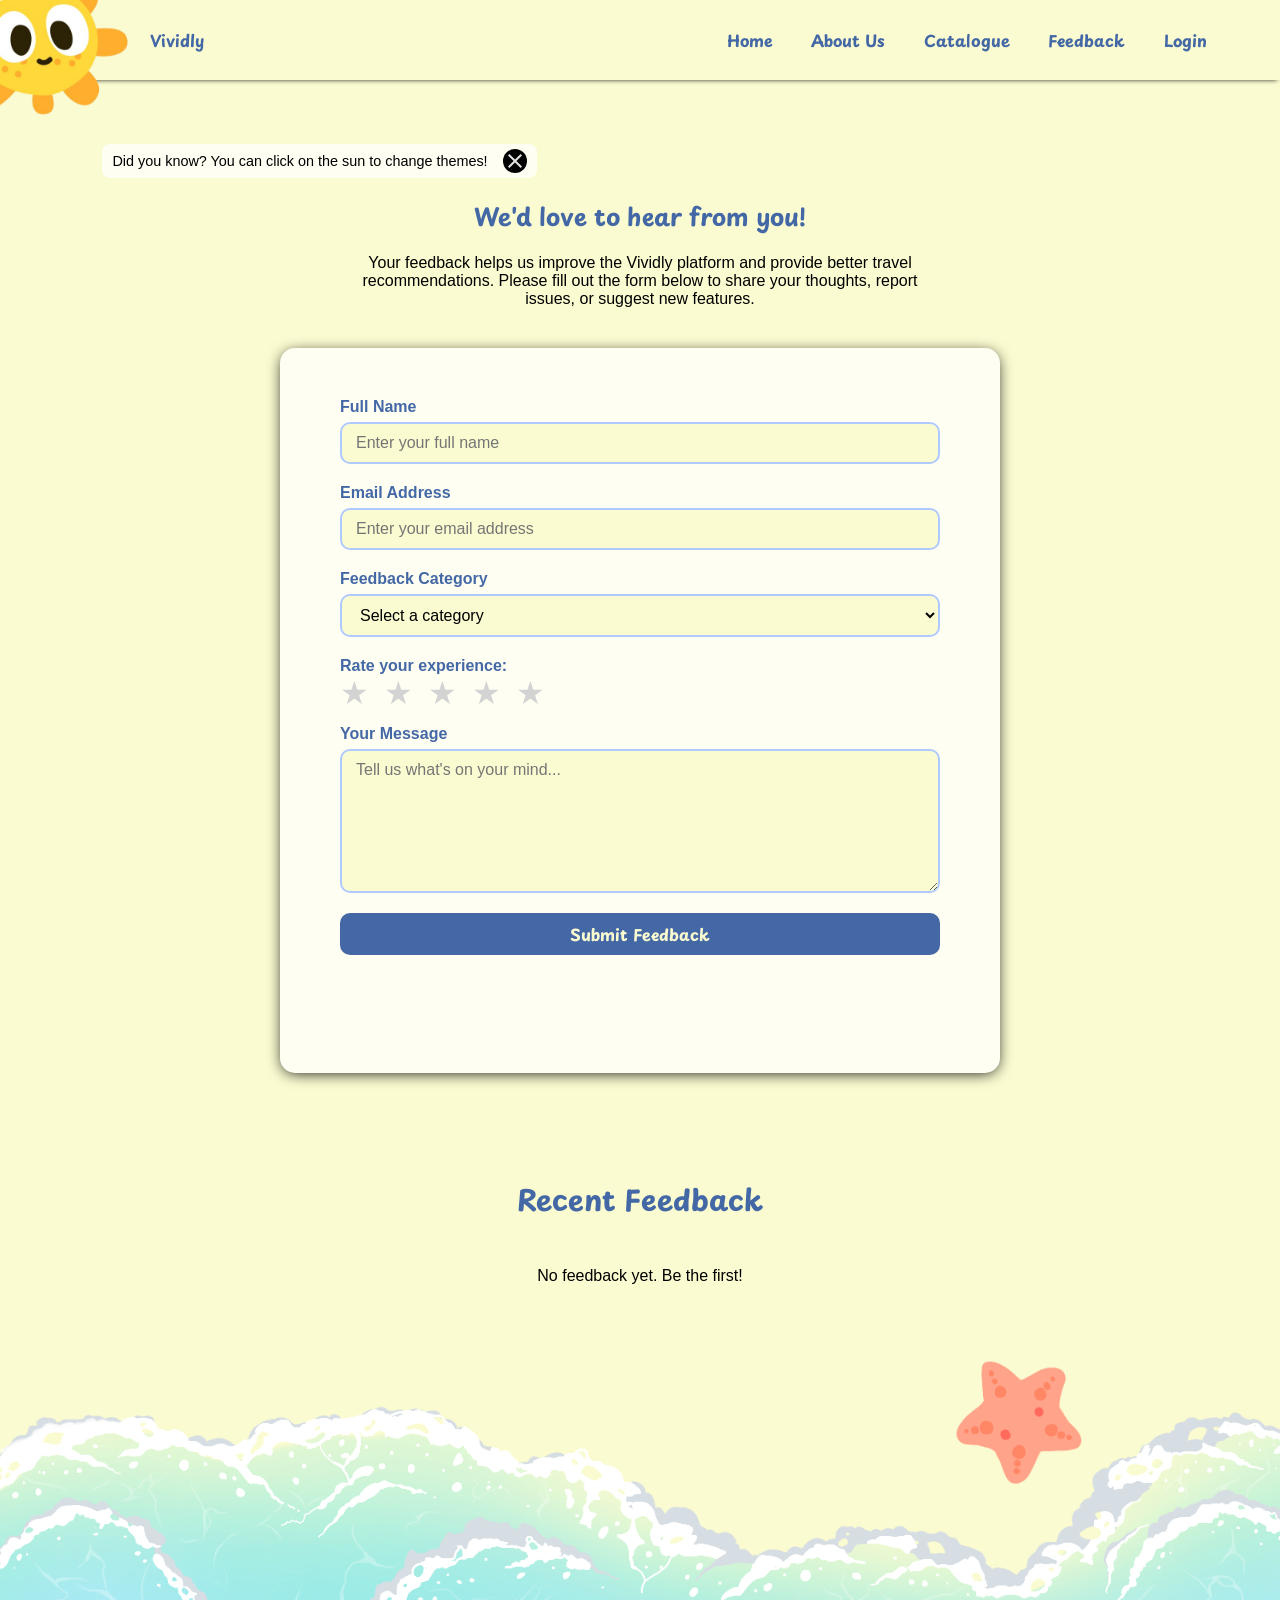
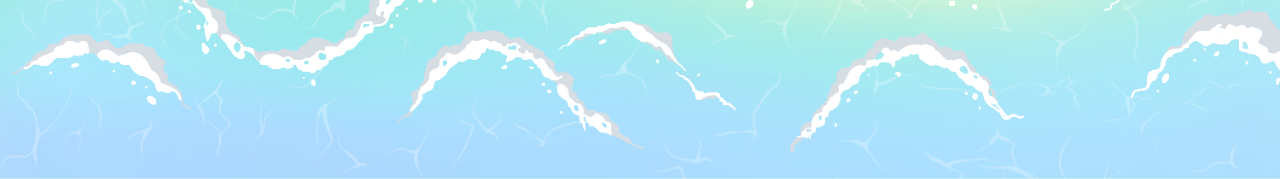
<file: feedback.html>
<!DOCTYPE html>
<!-- <html lang="en" class="dark-mode"> -->
<html lang="en">

<head>
    <meta charset="UTF-8">
    <meta name="viewport" content="width=device-width, initial-scale=1.0">
    <!-- <link rel="icon" href=""> -->
    <link rel="stylesheet" href="./css/core.css">
    <link rel="stylesheet" href="./css/feedback.css">
    <script src="./js/themeToggle.js"></script>
    <script src="./js/menu.js" defer></script>
    <script src="./js/session.js"></script>
    <script src="./js/feedback.js" defer></script>
    <script>
        if (localStorage.getItem('theme') === 'dark') {
            document.documentElement.classList.add('dark-mode')
        }
    </script>
    <title>Vividly - Feedback</title>

    <link rel="preconnect" href="https://fonts.googleapis.com">
    <link rel="preconnect" href="https://fonts.gstatic.com" crossorigin>
    <link href="https://fonts.googleapis.com/css2?family=Playpen+Sans:wght@100..800&display=block" rel="stylesheet">
</head>

<body>
    <div id="site-container">
        <button id="theme-toggle" aria-label="Toggle dark mode"></button>
        <header>
            <div>
                <div id="header-logo">
                    <a href="./index.html">Vividly</a>
                </div>
            </div>
            <div id="header-menu">
                <nav aria-label="Primary Navigation">
                    <ul>
                        <li><a href="./index.html">Home</a></li>
                        <li><a href="./team.html">About Us</a></li>
                        <li><a href="./catalogue.html">Catalogue</a></li>
                        <li><a href="./feedback.html">Feedback</a></li>
                    </ul>
                </nav>
                <div id="header-utilities">
                    <a id="login" href="./authentication.html">Login</a>
                    <button id="menu-button" aria-label="Open navigation menu" aria-haspopup="true"
                        aria-expanded="false">
                        <img src="./assets/menu.svg" alt="">
                    </button>
                </div>
            </div>
        </header>

        <div id="vertical-menu">
            <div id="vertical-menu-utilities">
                <button id="cancel-button" aria-label="Close navigation menu">
                    <img src="./assets/cancel.svg" alt="">
                </button>
            </div>
            <nav aria-label="Mobile Navigation">
                <ul>
                    <li><a href="./index.html">Home</a></li>
                    <li><a href="./team.html">About Us</a></li>
                    <li><a href="./catalogue.html">Catalogue</a></li>
                    <li><a href="./feedback.html">Feedback</a></li>
                </ul>
            </nav>
        </div>

        <main>
            <section id="theme-notification">
                <p>Did you know? You can click on the <span id="theme-notification-planet">sun</span> to change themes!
                </p>
                <button id="theme-notification-cancel" aria-label="Close theme notification">
                    <img src="./assets/cancel.svg" alt="">
                </button>
            </section>

            <section class="feedback-intro-section">
                <h1>We'd love to hear from you!</h1>
                <p>Your feedback helps us improve the Vividly platform and provide better travel recommendations. Please
                    fill out the form below to share your thoughts, report issues, or suggest new features.</p>
            </section>

            <section>
                <form id="feedback-form" class="feedback-form" action="#" method="POST">
                    <div class="form-field">
                        <label for="name">Full Name</label>
                        <input type="text" id="name" name="name" placeholder="Enter your full name" required>
                    </div>

                    <div class="form-field">
                        <label for="email">Email Address</label>
                        <input type="email" id="email" name="email" placeholder="Enter your email address" required>
                    </div>

                    <div class="form-field">
                        <label for="category">Feedback Category</label>
                        <select id="category" name="category" required>
                            <option value="" disabled selected>Select a category</option>
                            <option value="catalogue">Travel Catalogue</option>
                            <option value="website">Website Usability</option>
                            <option value="bug">Report a Bug</option>
                            <option value="other">Other</option>
                        </select>
                    </div>

                    <div class="form-field">
                        <label>Rate your experience:</label>
                        <div class="star-rating">
                            <button type="button" class="star" data-value="1">&#9733;</button>
                            <button type="button" class="star" data-value="2">&#9733;</button>
                            <button type="button" class="star" data-value="3">&#9733;</button>
                            <button type="button" class="star" data-value="4">&#9733;</button>
                            <button type="button" class="star" data-value="5">&#9733;</button>
                        </div>
                    </div>

                    <div class="form-field">
                        <label for="feedback-text">Your Message</label>
                        <textarea id="feedback-text" name="message" rows="6"
                            placeholder="Tell us what's on your mind..." required></textarea>
                    </div>

                    <button type="submit" class="submit-btn">Submit Feedback</button>

                    <div id="feedback-error" class="error-msg" aria-live="polite"></div>
                    <div id="feedback-success" class="success-msg" aria-live="polite"></div>
                </form>
            </section>

            <section id="recent-reviews-section">
                <h2>Recent Feedback</h2>
                <div id="reviews-container" aria-live="polite">
                    <!-- JavaScript will inject reviews here -->
                </div>
            </section>
        </main>

        <footer>
            <div id="footer-image" aria-hidden="true"></div>
        </footer>
    </div>
</body>

</html>
</file>
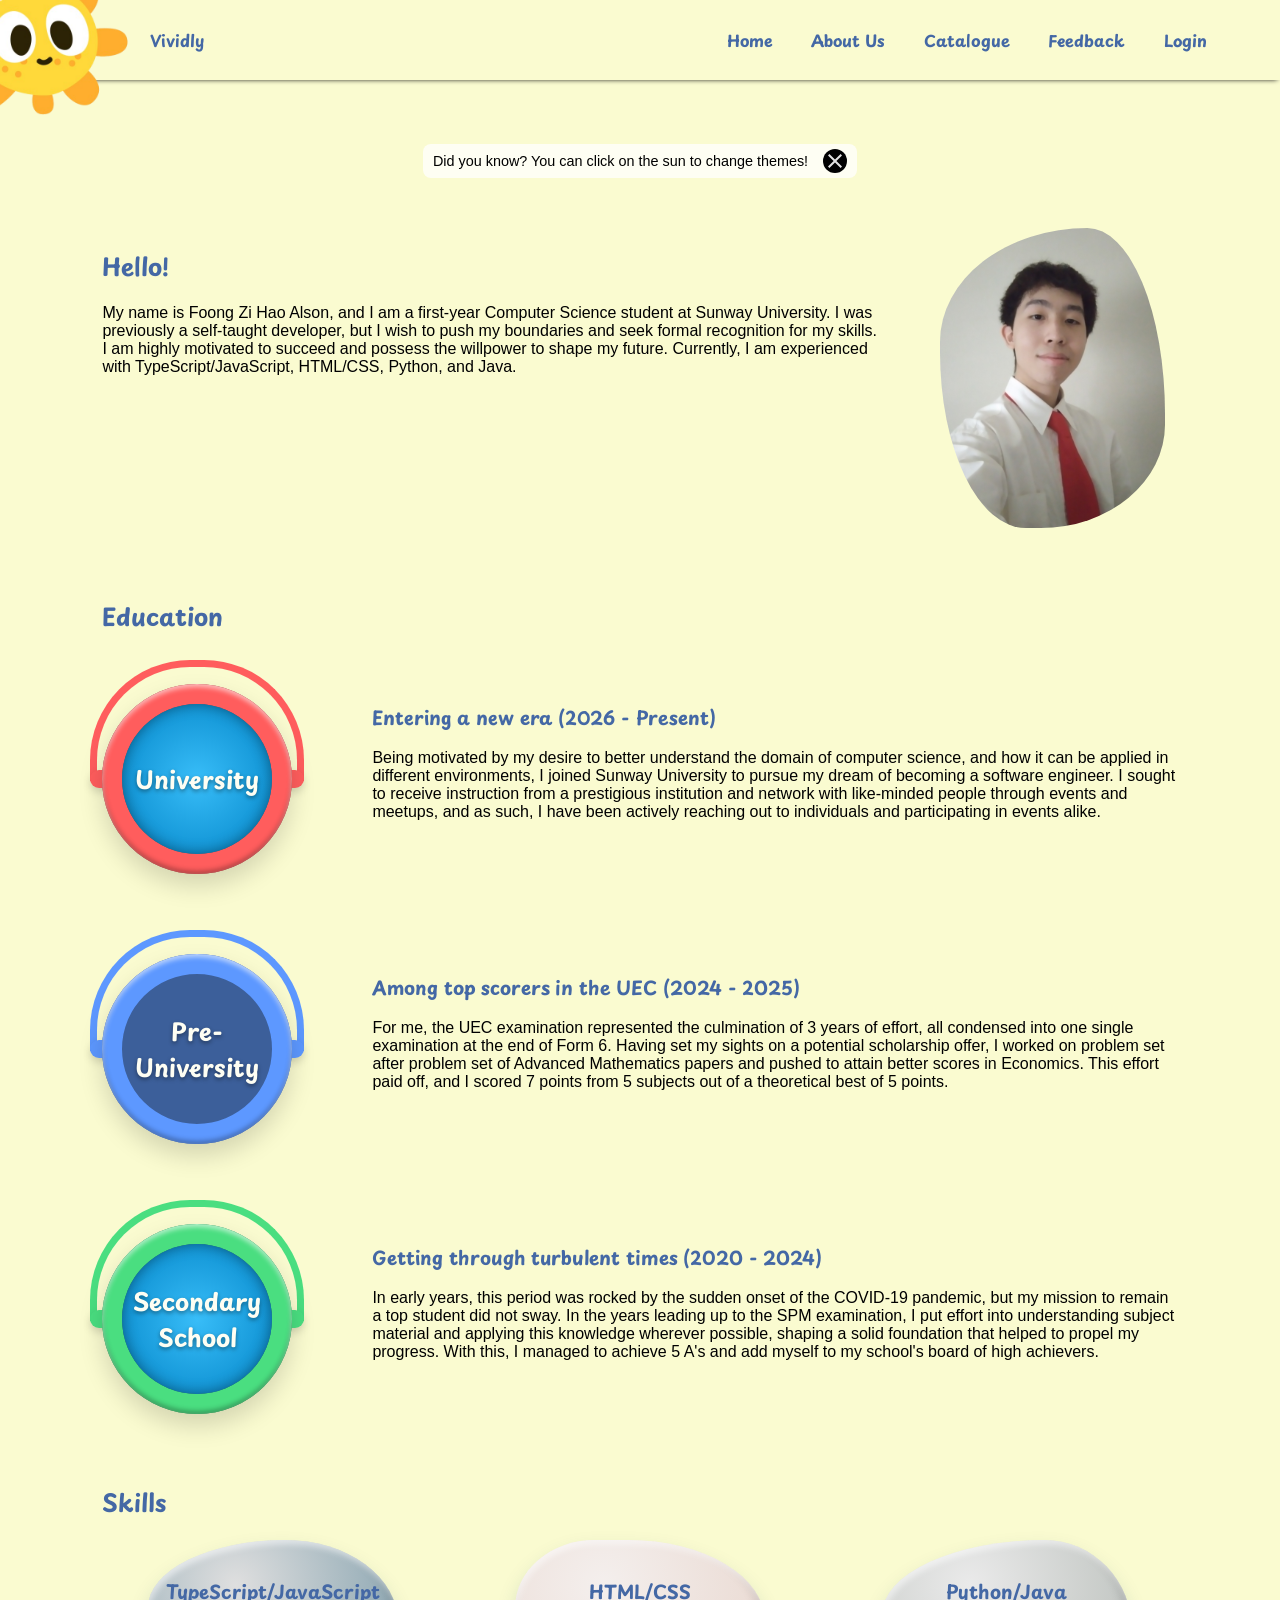
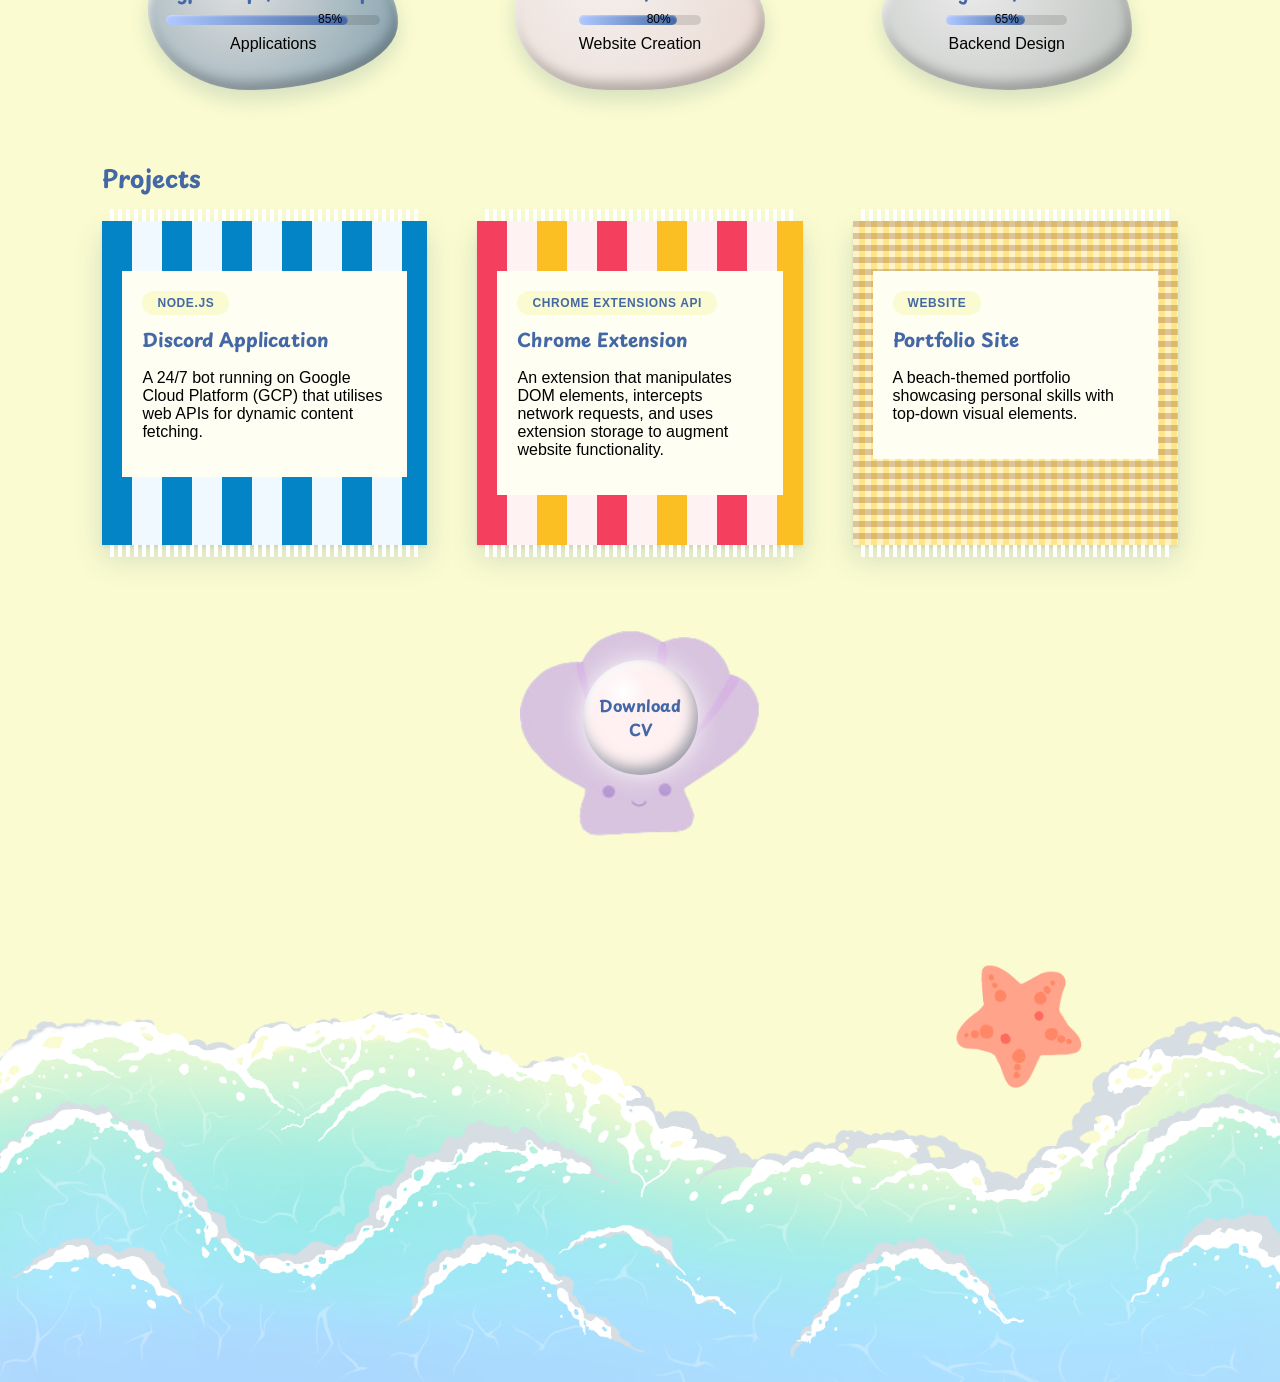
<file: team/alson/portfolio.html>
<!DOCTYPE html>
<!-- <html lang="en" class="dark-mode"> -->
<html lang="en">

<head>
    <meta charset="UTF-8">
    <meta name="viewport" content="width=device-width, initial-scale=1.0">
    <!-- <link rel="icon" href=""> -->
    <link rel="stylesheet" href="../../css/core.css">
    <link rel="stylesheet" href="portfolio.css">
    <script src="../../js/themeToggle.js"></script>
    <script src="../../js/menu.js" defer></script>
    <script src="../../js/session.js"></script>
    <script>
        if (localStorage.getItem('theme') === 'dark') {
            document.documentElement.classList.add('dark-mode')
        }
    </script>
    <title>Alson - Portfolio</title>

    <link rel="preconnect" href="https://fonts.googleapis.com">
    <link rel="preconnect" href="https://fonts.gstatic.com" crossorigin>
    <link href="https://fonts.googleapis.com/css2?family=Playpen+Sans:wght@100..800&display=block" rel="stylesheet">
</head>

<body>
    <div id="site-container">
        <button id="theme-toggle" aria-label="Toggle dark mode"></button>
        <header>
            <div>
                <div id="header-logo">
                    <a href="../../index.html">Vividly</a>
                </div>
            </div>
            <div id="header-menu">
                <nav aria-label="Primary Navigation">
                    <ul>
                        <li><a href="../../index.html">Home</a></li>
                        <li><a href="../../team.html">About Us</a></li>
                        <li><a href="../../catalogue.html">Catalogue</a></li>
                        <li><a href="../../feedback.html">Feedback</a></li>
                    </ul>
                </nav>
                <div id="header-utilities">
                    <a id="login" href="../../authentication.html">Login</a>
                    <button id="menu-button" aria-label="Open navigation menu" aria-haspopup="true"
                        aria-expanded="false">
                        <img src="../../assets/menu.svg" alt="">
                    </button>
                </div>
            </div>
        </header>

        <aside id="vertical-menu" aria-label="Mobile Navigation Drawer">
            <div id="vertical-menu-utilities">
                <button id="cancel-button" aria-label="Close navigation menu">
                    <img src="../../assets/cancel.svg" alt="">
                </button>
            </div>
            <nav aria-label="Mobile Navigation">
                <ul>
                    <li><a href="../../index.html">Home</a></li>
                    <li><a href="../../team.html">About Us</a></li>
                    <li><a href="../../catalogue.html">Catalogue</a></li>
                    <li><a href="../../feedback.html">Feedback</a></li>
                </ul>
            </nav>
        </aside>

        <main>
            <section id="theme-notification">
                <p>Did you know? You can click on the <span id="theme-notification-planet">sun</span> to change themes!
                </p>
                <button id="theme-notification-cancel" aria-label="Close theme notification">
                    <img src="../../assets/cancel.svg" alt="">
                </button>
            </section>

            <section id="bio">
                <div>
                    <h1>Hello!</h1>
                    <p>
                        My name is Foong Zi Hao Alson, and I am a first-year Computer Science student at Sunway
                        University. I was previously a self-taught developer, but I wish to push my boundaries and seek
                        formal recognition for my skills. I am highly motivated to succeed and possess the willpower to
                        shape my future. Currently, I am experienced with TypeScript/JavaScript, HTML/CSS, Python, and
                        Java.
                    </p>
                </div>
                <img src="./assets/photo.jpg" id="photo" alt="Picture of Alson">
            </section>

            <section id="education">
                <h2>Education</h2>
                <div id="buckets">
                    <div>
                        <div class="bucket red">
                            <div class="bucket-water">
                                <span class="bucket-label">University</span>
                            </div>
                        </div>
                        <div>
                            <h3>Entering a new era (2026 - Present)</h3>
                            <p>Being motivated by my desire to better understand the domain of computer science, and how
                                it can be applied in different environments, I joined Sunway University to pursue my
                                dream of becoming a software engineer. I sought to receive instruction from a
                                prestigious institution and network with like-minded people through events and meetups,
                                and as such, I have been actively reaching out to individuals and participating in
                                events alike.</p>
                        </div>
                    </div>

                    <div>
                        <div class="bucket blue">
                            <!-- <div class="bucket-water"> -->
                            <span class="bucket-label">Pre-University</span>
                            <!-- </div> -->
                        </div>
                        <div>
                            <h3>Among top scorers in the UEC (2024 - 2025)</h3>
                            <p>For me, the UEC examination represented the culmination of 3 years of effort, all
                                condensed into one single examination at the end of Form 6. Having set my sights on a
                                potential scholarship offer, I worked on problem set after problem set of Advanced
                                Mathematics papers and pushed to attain better scores in Economics. This effort paid
                                off, and I scored 7 points from 5 subjects out of a theoretical best of 5 points.</p>
                        </div>
                    </div>

                    <div>
                        <div class="bucket green">
                            <div class="bucket-water">
                                <span class="bucket-label">Secondary School</span>
                            </div>
                        </div>
                        <div>
                            <h3>Getting through turbulent times (2020 - 2024)</h3>
                            <p>In early years, this period was rocked by the sudden onset of the COVID-19 pandemic, but
                                my mission to remain a top student did not sway. In the years leading up to the SPM
                                examination, I put effort into understanding subject material and applying this
                                knowledge wherever possible, shaping a solid foundation that helped to propel my
                                progress. With this, I managed to achieve 5 A's and add myself to my school's board of
                                high achievers.</p>
                        </div>
                    </div>
            </section>

            <section id="skills">
                <h2>Skills</h2>
                <div id="rocks">
                    <div class="rock blue-grey shape-1">
                        <div class="rock-content">
                            <h3>TypeScript/JavaScript</h3>
                            <div class="skill-bar" style="--level: 85%;">
                                <div class="skill-fill">
                                    <span class="skill-label">85%</span>
                                </div>
                            </div>
                            <p>Applications</p>
                        </div>
                    </div>

                    <div class="rock tan shape-2">
                        <div class="rock-content">
                            <h3>HTML/CSS</h3>
                            <div class="skill-bar" style="--level: 80%;">
                                <div class="skill-fill">
                                    <span class="skill-label">80%</span>
                                </div>
                            </div>
                            <p>Website Creation</p>
                        </div>
                    </div>

                    <div class="rock light-grey shape-3">
                        <div class="rock-content">
                            <h3>Python/Java</h3>
                            <div class="skill-bar" style="--level: 65%;">
                                <div class="skill-fill">
                                    <span class="skill-label">65%</span>
                                </div>
                            </div>
                            <p>Backend Design</p>
                        </div>
                    </div>
                </div>
            </section>

            <section id="projects">
                <h2>Projects</h2>
                <div id="mats">
                    <div class="beach-mat ocean">
                        <div class="mat">
                            <span class="project-tag">Node.js</span>
                            <h3>Discord Application</h3>
                            <p>A 24/7 bot running on Google Cloud Platform (GCP) that utilises web APIs for dynamic
                                content fetching.</p>
                        </div>
                    </div>

                    <div class="beach-mat sunset">
                        <div class="mat">
                            <span class="project-tag">Chrome Extensions API</span>
                            <h3>Chrome Extension</h3>
                            <p>An extension that manipulates DOM elements, intercepts network requests, and uses
                                extension storage to augment website functionality.</p>
                        </div>
                    </div>

                    <div class="beach-mat bamboo">
                        <div class="mat">
                            <span class="project-tag">Website</span>
                            <h3>Portfolio Site</h3>
                            <p>A beach-themed portfolio showcasing personal skills with top-down visual elements.</p>
                        </div>
                    </div>
                </div>
            </section>

            <section id="cv">
                <div>
                    <div id="shell" aria-hidden="true"></div>
                    <a href="assets/CV.pdf" id="pearl" download title="Download CV" target="_blank">
                        <span class="pearl-label">Download<br>CV</span>
                    </a>
                </div>
            </section>
        </main>

        <footer>
            <div id="footer-image" aria-hidden="true"></div>
        </footer>
    </div>
</body>

</html>
</file>
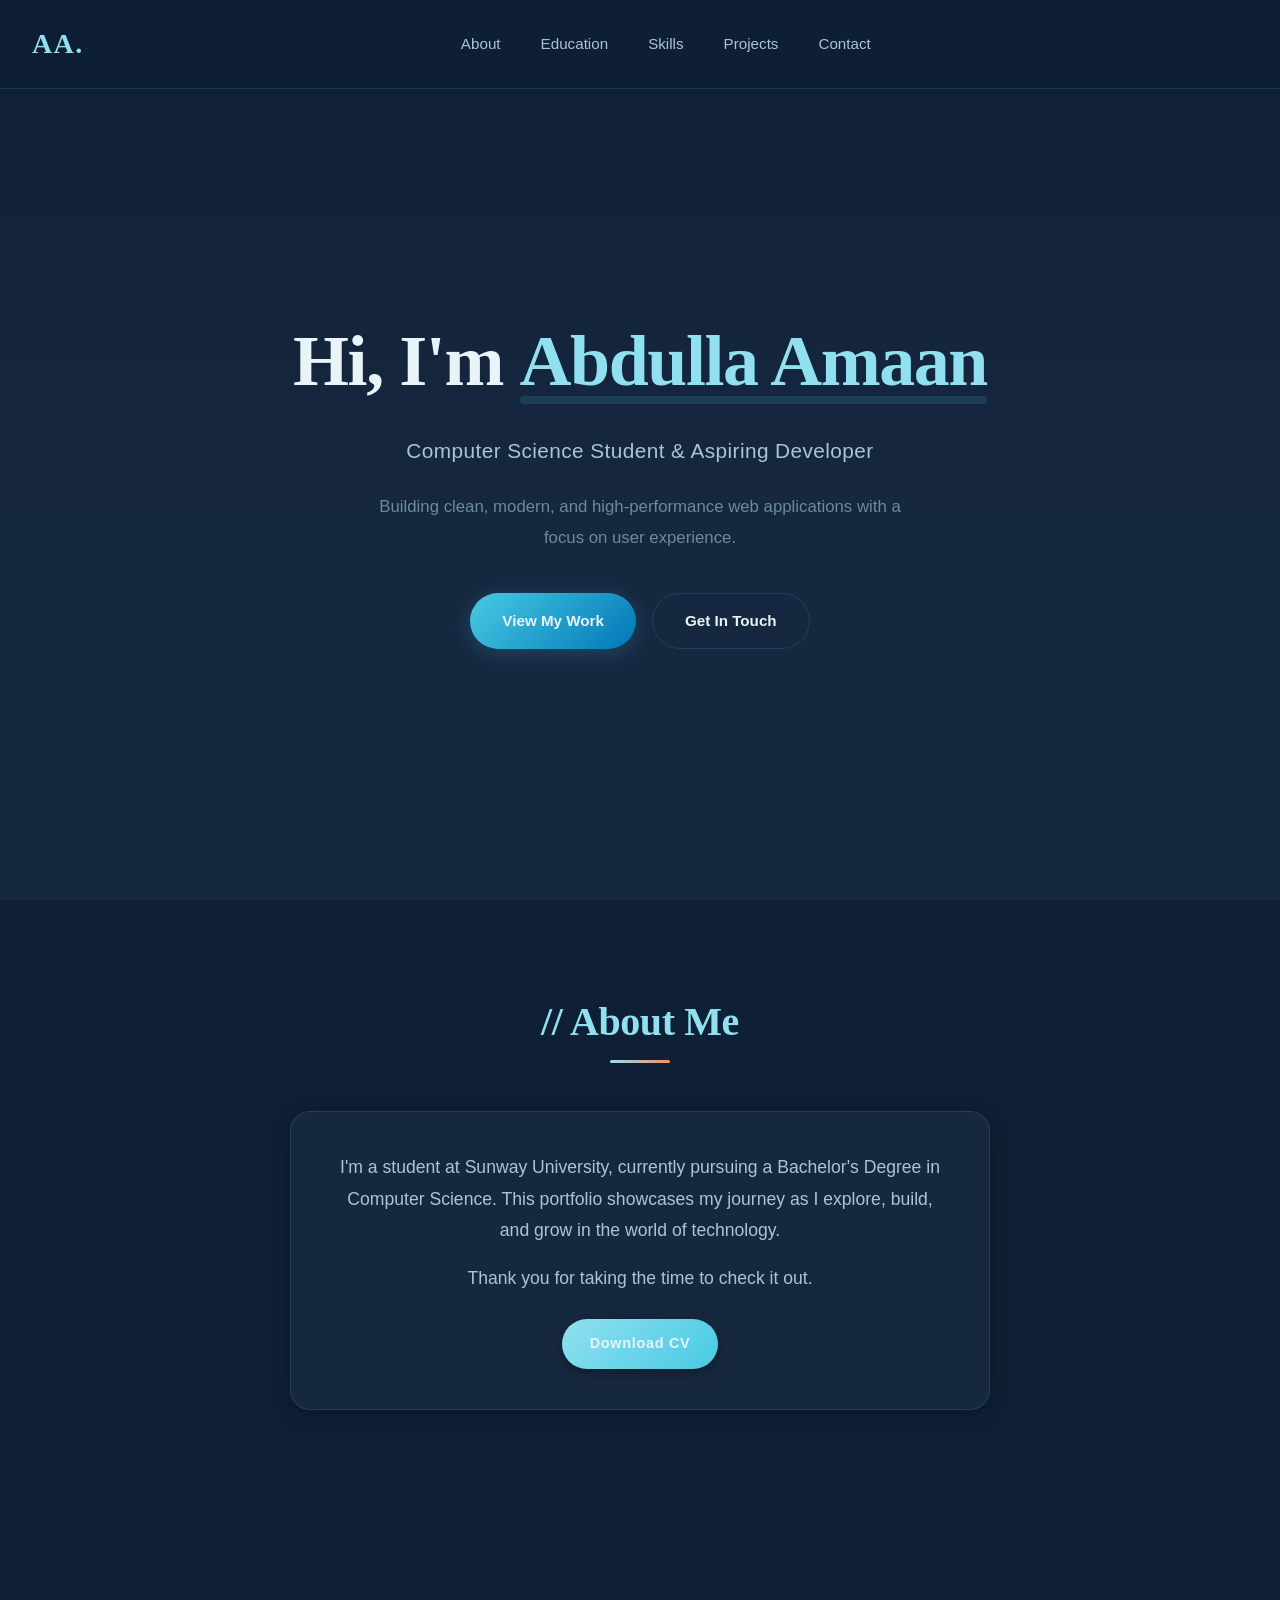
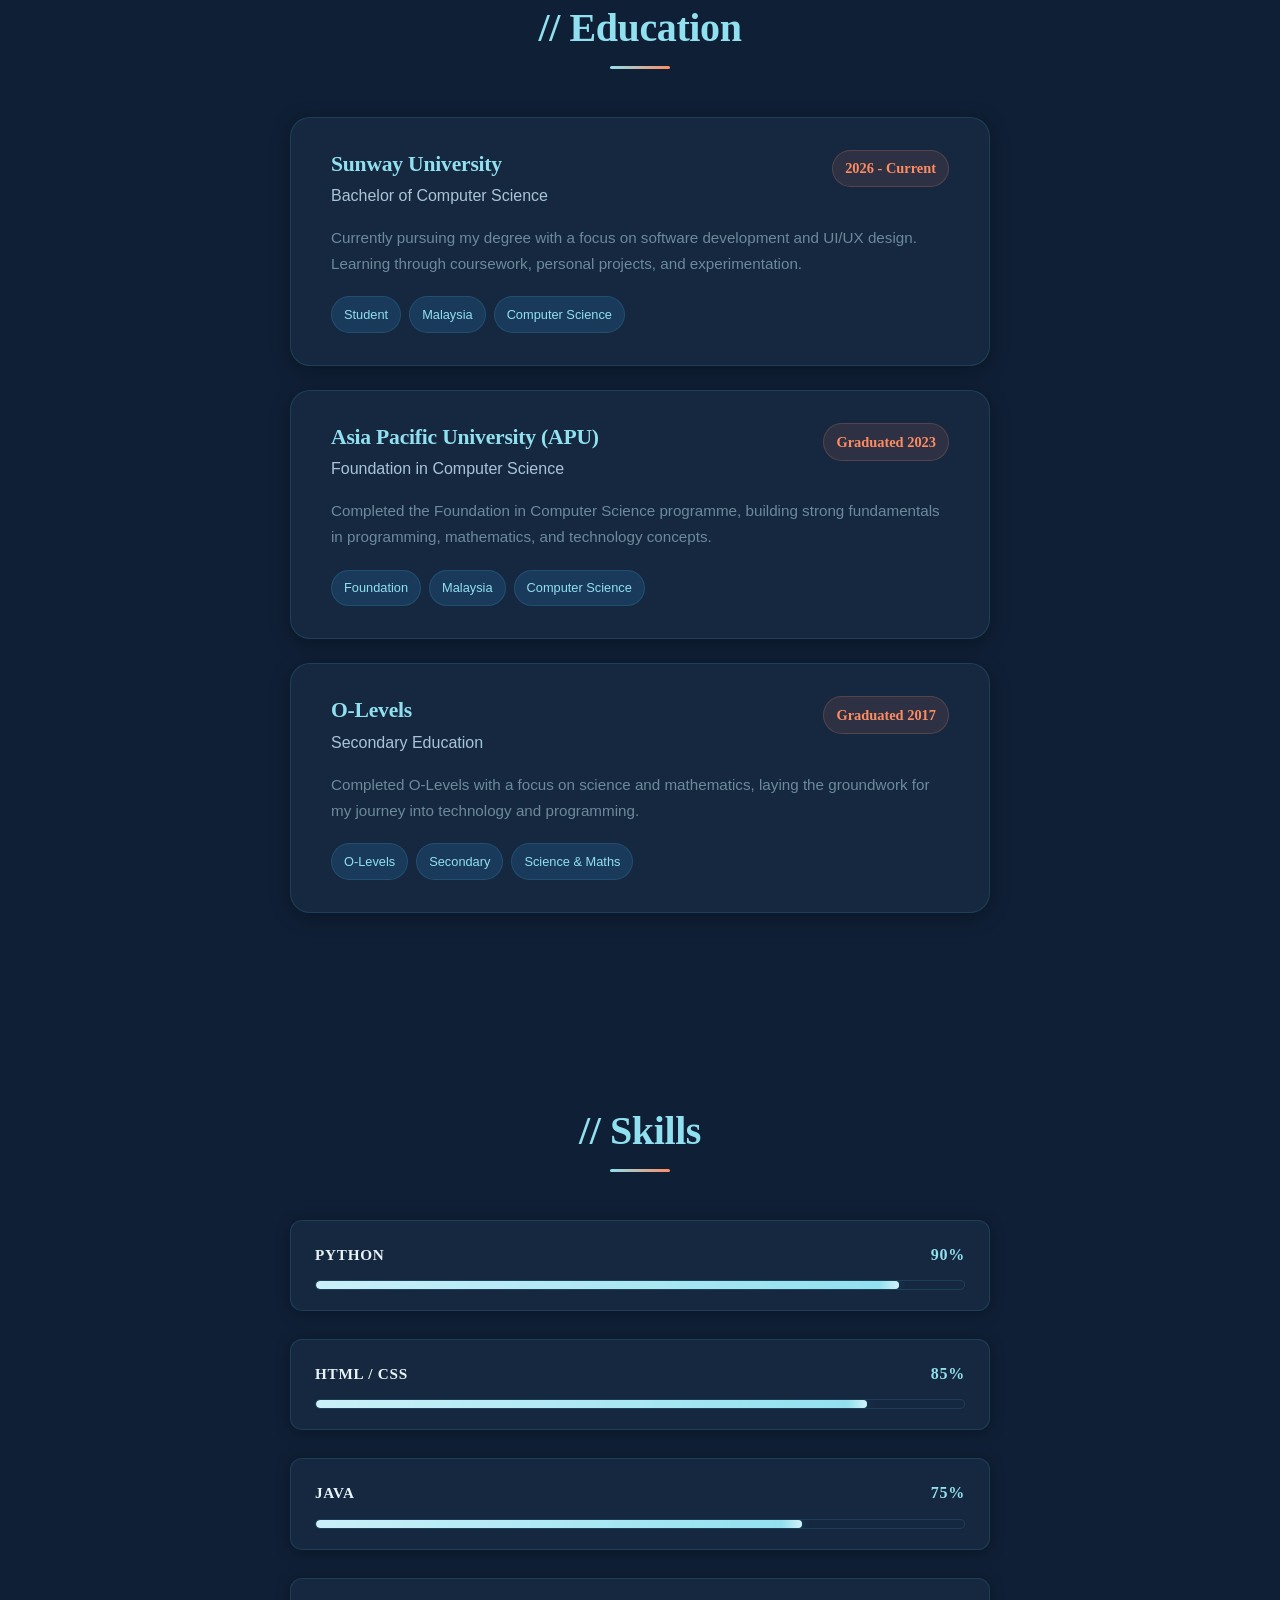
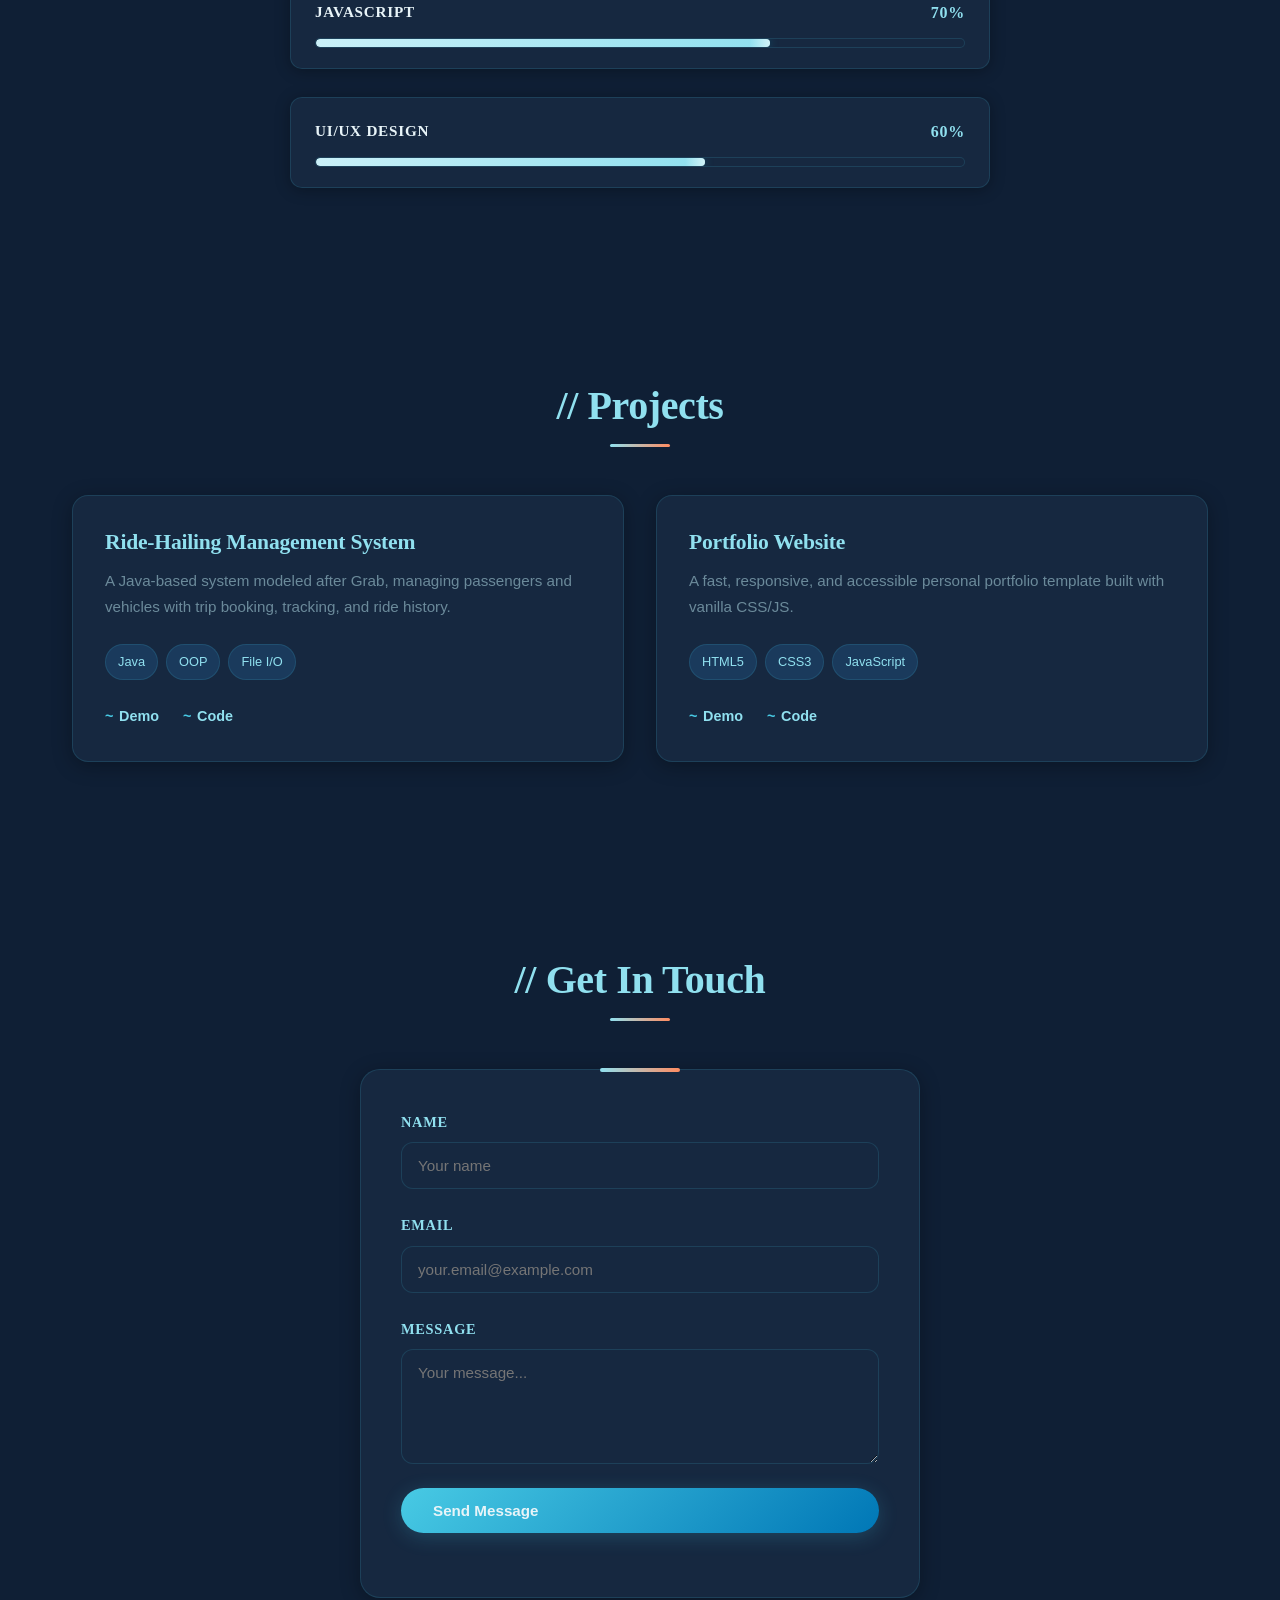
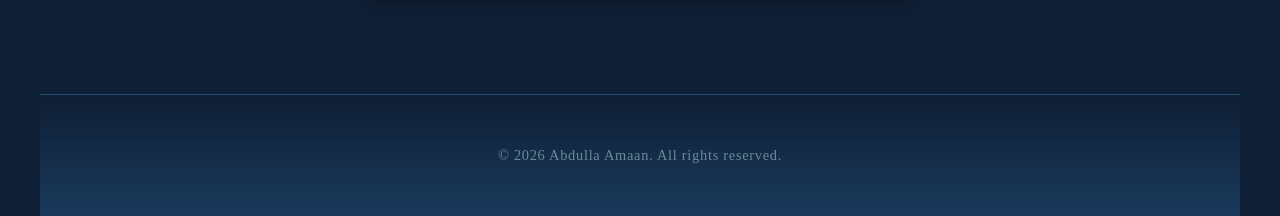
<file: team/amaan/portfolio.html>
<!DOCTYPE html>
<html lang="en">
<head>
  <meta charset="UTF-8" />
  <meta name="viewport" content="width=device-width, initial-scale=1.0" />
  <title>Abdulla Amaan | Portfolio</title>
  <link rel="stylesheet" href="portfolio.css" />
  <script src="portfolio.js" defer></script>
</head>
<body>
  
  <!-- Header / Navigation -->
  <header class="navbar">
    <div class="logo"><a href="#">AA.</a></div>
    <nav>
      <ul class="nav-links" id="nav-links">
        <li><a href="#about">About</a></li>
        <li><a href="#education">Education</a></li>
        <li><a href="#skills">Skills</a></li>
        <li><a href="#projects">Projects</a></li>
        <li><a href="#contact">Contact</a></li>
      </ul>
    </nav>
    <div class="nav-actions">
      <button class="hamburger" id="hamburger" aria-label="Open menu">
        <span></span>
        <span></span>
        <span></span>
      </button>
    </div>
  </header>

  <!-- Hero Section -->
  <section id="hero" class="hero-section">
    <div class="hero-content">
      <h1>Hi, I'm <span class="highlight" id="typewriter">Abdulla Amaan</span></h1>
      <p class="tagline">Computer Science Student & Aspiring Developer</p>
      <p class="description">Building clean, modern, and high-performance web applications with a focus on user experience.</p>
      <div class="hero-buttons">
        <a href="#projects" class="btn primary-btn">View My Work</a>
        <a href="#contact" class="btn secondary-btn">Get In Touch</a>
      </div>
    </div>
  </section>

  <!-- About Section -->
  <section id="about" class="section">
    <h2 class="section-title">// About Me</h2>
    <div class="about-container">
      <p>I'm a student at Sunway University, currently pursuing a Bachelor's Degree in Computer Science. This portfolio showcases my journey as I explore, build, and grow in the world of technology.</p>
      <p>Thank you for taking the time to check it out.</p>
      <a href="resources/Amaan CV.pdf" download class="cv-download-btn">Download CV</a>
    </div>
  </section>

  <!-- Education Section -->
  <section id="education" class="section">
    <h2 class="section-title">// Education</h2>
    <div class="education-list">
      <div class="education-card">
        <div class="edu-header">
          <div>
            <h3>Sunway University</h3>
            <p class="edu-degree">Bachelor of Computer Science</p>
          </div>
          <span class="edu-year">2026 - Current</span>
        </div>
        <p class="edu-detail">Currently pursuing my degree with a focus on software development and UI/UX design. Learning through coursework, personal projects, and experimentation.</p>
        <div class="edu-tags">
          <span>Student</span>
          <span>Malaysia</span>
          <span>Computer Science</span>
        </div>
      </div>

      <div class="education-card">
        <div class="edu-header">
          <div>
            <h3>Asia Pacific University (APU)</h3>
            <p class="edu-degree">Foundation in Computer Science</p>
          </div>
          <span class="edu-year">Graduated 2023</span>
        </div>
        <p class="edu-detail">Completed the Foundation in Computer Science programme, building strong fundamentals in programming, mathematics, and technology concepts.</p>
        <div class="edu-tags">
          <span>Foundation</span>
          <span>Malaysia</span>
          <span>Computer Science</span>
        </div>
      </div>

      <div class="education-card">
        <div class="edu-header">
          <div>
            <h3>O-Levels</h3>
            <p class="edu-degree">Secondary Education</p>
          </div>
          <span class="edu-year">Graduated 2017</span>
        </div>
        <p class="edu-detail">Completed O-Levels with a focus on science and mathematics, laying the groundwork for my journey into technology and programming.</p>
        <div class="edu-tags">
          <span>O-Levels</span>
          <span>Secondary</span>
          <span>Science & Maths</span>
        </div>
      </div>
    </div>
  </section>

  <!-- Skills Section -->
  <section id="skills" class="section">
    <h2 class="section-title">// Skills</h2>
    <div class="skills-container">
      <div class="skill-item">
        <div class="skill-header">
          <span class="skill-name">Python</span>
          <span class="skill-percent">90%</span>
        </div>
        <div class="skill-bar">
          <div class="skill-progress" data-width="90%"></div>
        </div>
      </div>
      <div class="skill-item">
        <div class="skill-header">
          <span class="skill-name">HTML / CSS</span>
          <span class="skill-percent">85%</span>
        </div>
        <div class="skill-bar">
          <div class="skill-progress" data-width="85%"></div>
        </div>
      </div>
      <div class="skill-item">
        <div class="skill-header">
          <span class="skill-name">Java</span>
          <span class="skill-percent">75%</span>
        </div>
        <div class="skill-bar">
          <div class="skill-progress" data-width="75%"></div>
        </div>
      </div>
      <div class="skill-item">
        <div class="skill-header">
          <span class="skill-name">JavaScript</span>
          <span class="skill-percent">70%</span>
        </div>
        <div class="skill-bar">
          <div class="skill-progress" data-width="70%"></div>
        </div>
      </div>
      <div class="skill-item">
        <div class="skill-header">
          <span class="skill-name">UI/UX Design</span>
          <span class="skill-percent">60%</span>
        </div>
        <div class="skill-bar">
          <div class="skill-progress" data-width="60%"></div>
        </div>
      </div>
    </div>
  </section>

  <!-- Projects Section -->
  <section id="projects" class="section">
    <h2 class="section-title">// Projects</h2>
    <div class="projects-grid">
      <article class="project-card">
        <h3>Ride-Hailing Management System</h3>
        <p>A Java-based system modeled after Grab, managing passengers and vehicles with trip booking, tracking, and ride history.</p>
        <div class="tech-tags">
          <span>Java</span><span>OOP</span><span>File I/O</span>
        </div>
        <div class="project-links">
          <a href="#" target="_blank">Demo</a>
          <a href="#" target="_blank">Code</a>
        </div>
      </article>

      <article class="project-card">
        <h3>Portfolio Website</h3>
        <p>A fast, responsive, and accessible personal portfolio template built with vanilla CSS/JS.</p>
        <div class="tech-tags">
          <span>HTML5</span><span>CSS3</span><span>JavaScript</span>
        </div>
        <div class="project-links">
          <a href="#" target="_blank">Demo</a>
          <a href="#" target="_blank">Code</a>
        </div>
      </article>
    </div>
  </section>

  <!-- Contact Section -->
  <section id="contact" class="section">
    <h2 class="section-title">// Get In Touch</h2>
    <form id="contact-form" class="contact-form">
      <div class="form-group">
        <label for="name">Name</label>
        <input type="text" id="name" required placeholder="Your name" />
      </div>
      <div class="form-group">
        <label for="email">Email</label>
        <input type="email" id="email" required placeholder="your.email@example.com" />
      </div>
      <div class="form-group">
        <label for="message">Message</label>
        <textarea id="message" rows="5" required placeholder="Your message..."></textarea>
      </div>
        <button type="submit" class="btn primary-btn">Send Message</button>
      <p id="form-status" class="form-status"></p>
    </form>
  </section>

  <!-- Footer -->
  <footer>
    <p>&copy; 2026 Abdulla Amaan. All rights reserved.</p>
  </footer>
</body>
</html>
</file>
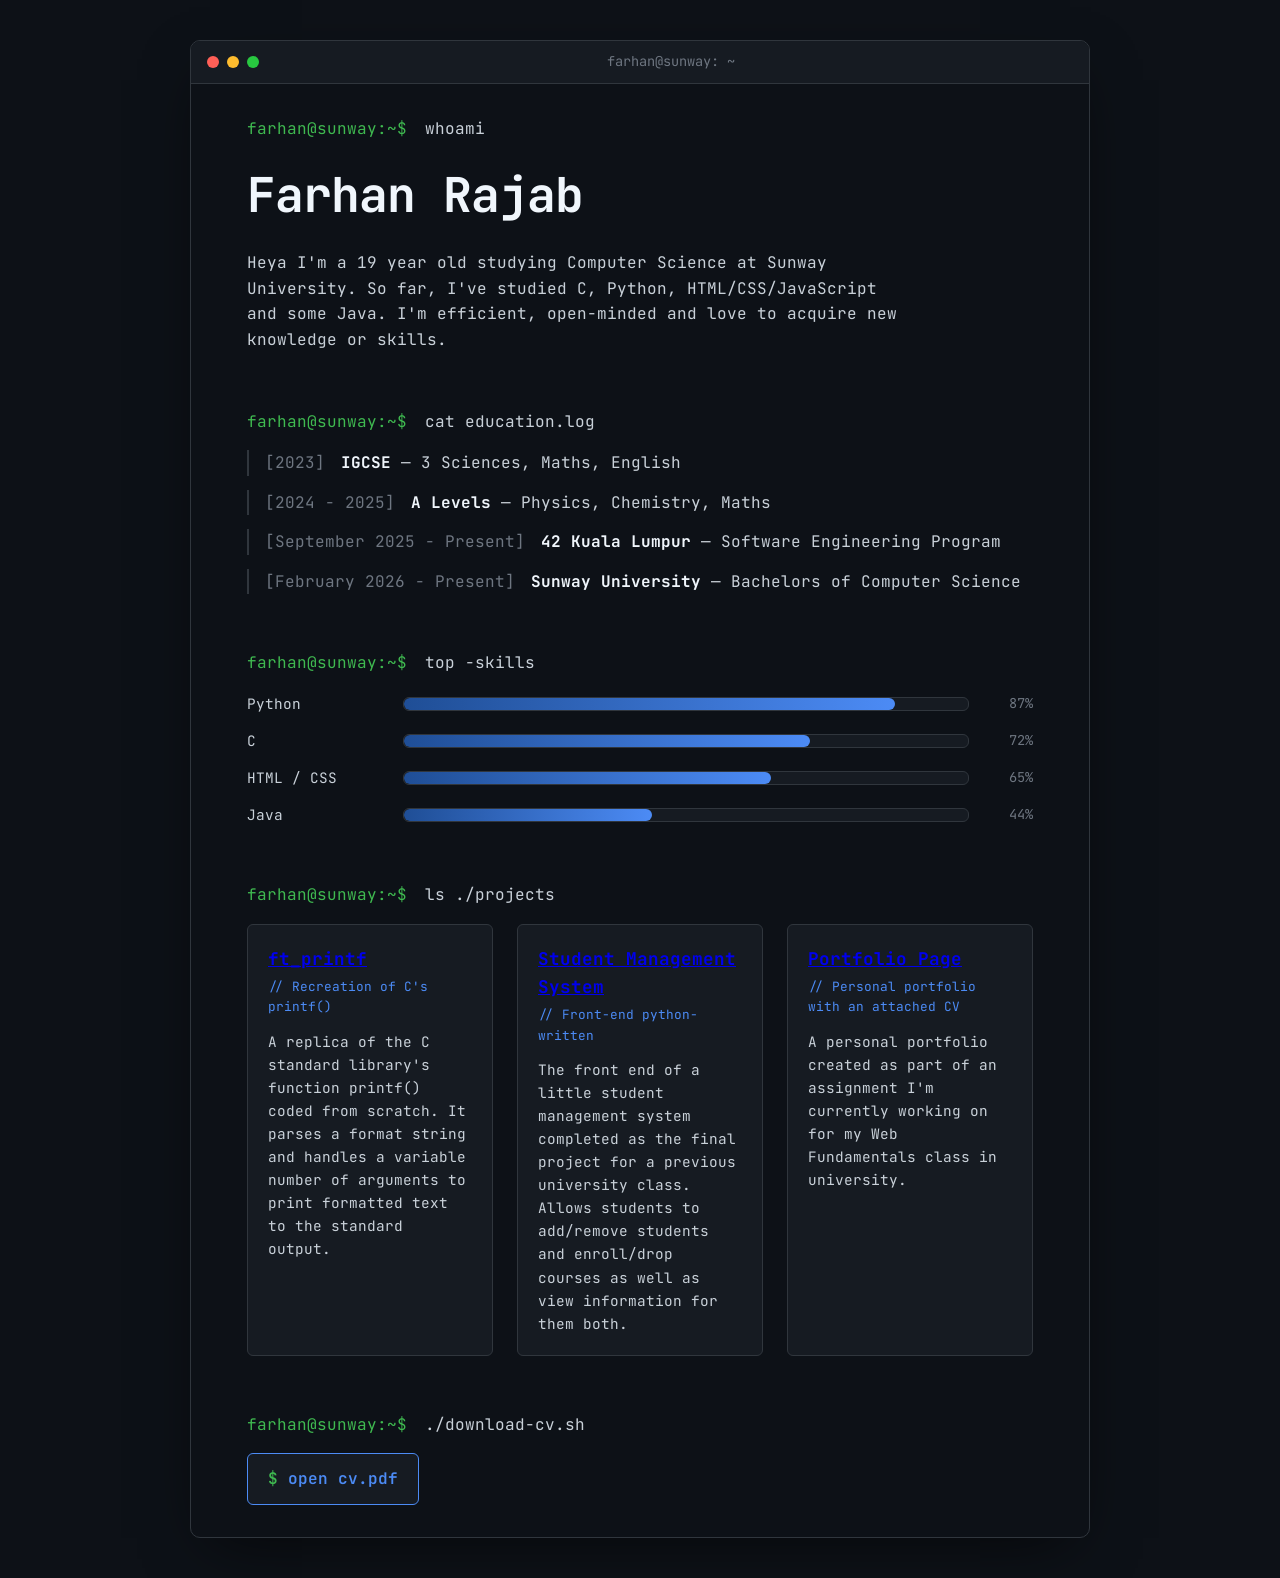
<file: team/farhan/portfolio.html>
<!DOCTYPE html>
<html lang="en">

<head>
  <meta charset="UTF-8">
  <meta name="viewport" content="width=device-width, initial-scale=1.0">
  <link rel="stylesheet" href="./portfolio.css">
  <script src="./portfolio.js" defer></script>
  <title>Farhan - Portfolio</title>

  <link href="https://fonts.googleapis.com/css2?family=JetBrains+Mono:wght@400;500;600;700&display=swap" rel="stylesheet">
</head>

<body>
  <div id="terminal">

    <div id="title-bar">
      <div id="title-bar-dots">
        <span class="dot dot-red"></span>
        <span class="dot dot-yellow"></span>
        <span class="dot dot-green"></span>
      </div>
      <span id="title-bar-text">farhan@sunway: ~</span>
    </div>

    <main id="terminal-body">

      <section class="term-block" id="section-whoami">
        <p class="prompt-line"><span class="prompt">farhan@sunway:~$</span> whoami</p>
        <h1>Farhan Rajab</h1>
        <p class="bio">
          Heya I'm a 19 year old studying Computer Science at Sunway University. 
          So far, I've studied C, Python, HTML/CSS/JavaScript and some Java.
          I'm efficient, open-minded and love to acquire new knowledge or skills.

        </p>
      </section>

      <section class="term-block" id="section-education">
        <p class="prompt-line"><span class="prompt">farhan@sunway:~$</span> cat education.log</p>
        <ul class="log-list">
          <li class="log-entry">
            <span class="log-date">[2023]</span>
            <span class="log-detail">
              <strong>IGCSE</strong> — 3 Sciences, Maths, English
            </span>
          </li>
          <li class="log-entry">
            <span class="log-date">[2024 - 2025]</span>
            <span class="log-detail">
              <strong>A Levels</strong> — Physics, Chemistry, Maths
            </span>
          </li>
          <li class="log-entry">
            <span class="log-date">[September 2025 - Present]</span>
            <span class="log-detail">
              <strong>42 Kuala Lumpur</strong> — Software Engineering Program 
            </span>
          </li>
          <li class="log-entry">
            <span class="log-date">[February 2026 - Present]</span>
            <span class="log-detail">
              <strong>Sunway University</strong> — Bachelors of Computer Science
            </span>
          </li>
        </ul>
      </section>

      <section class="term-block" id="section-skills">
        <p class="prompt-line"><span class="prompt">farhan@sunway:~$</span> top -skills</p>

        <div class="skill-meter" style="--pct: 87%;">
          <span class="skill-name">Python</span>
          <div class="meter-track">
            <div class="meter-fill"></div>
          </div>
          <span class="skill-pct">87%</span>
        </div>

        <div class="skill-meter" style="--pct: 72%;">
          <span class="skill-name">C</span>
          <div class="meter-track">
            <div class="meter-fill"></div>
          </div>
          <span class="skill-pct">72%</span>
        </div>

        <div class="skill-meter" style="--pct: 65%;">
          <span class="skill-name">HTML / CSS</span>
          <div class="meter-track">
            <div class="meter-fill"></div>
          </div>
          <span class="skill-pct">65%</span>
        </div>

        <div class="skill-meter" style="--pct: 44%;">
          <span class="skill-name">Java</span>
          <div class="meter-track">
            <div class="meter-fill"></div>
          </div>
          <span class="skill-pct">44%</span>
        </div>
      </section>


      <section class="term-block" id="section-projects">
        <p class="prompt-line"><span class="prompt">farhan@sunway:~$</span> ls ./projects</p>

        <div class="project-grid">
          <article class="project-card">
            <h2><a href="https://github.com/farh-7/lib/tree/main/ft_printf" target="_blank">ft_printf</a></h2>
            <p class="project-tag">// Recreation of C's printf()</p>
            <p>
              A replica of the C standard library's function printf() coded from scratch. 
              It parses a format string and handles a variable number of arguments to print formatted text to the standard output.
            </p>
          </article>

          <article class="project-card">
            <h2><a href="https://colab.research.google.com/drive/1gfZWtsDpn4TTXoazWNJlyn_b187YfTWc?usp=sharing" target="_blank">
                Student Management System</a></h2>
            <p class="project-tag">// Front-end python-written </p>
            <p>
              The front end of a little student management system completed as the final project for a previous university class.
              Allows students to add/remove students and enroll/drop courses as well as view information for them both.
            </p>
          </article>

          <article class="project-card">
            <h2><a href="resources/portfolio_preview.png" target="_blank">Portfolio Page</a></h2>
            <p class="project-tag">// Personal portfolio with an attached CV</p>
            <p>
              A personal portfolio created as part of an assignment I'm currently working on for my Web Fundamentals class in university.
            </p>
          </article>
        </div>
      </section>


      <section class="term-block" id="section-cv">
        <p class="prompt-line"><span class="prompt">farhan@sunway:~$</span> ./download-cv.sh</p>
        <a id="cv-button" href="resources/cv.pdf" target="_blank" rel="noopener">
          <span class="cv-prompt">$</span> open cv.pdf
        </a>
      </section>

    </main>
  </div>
</body>

</html>
</file>
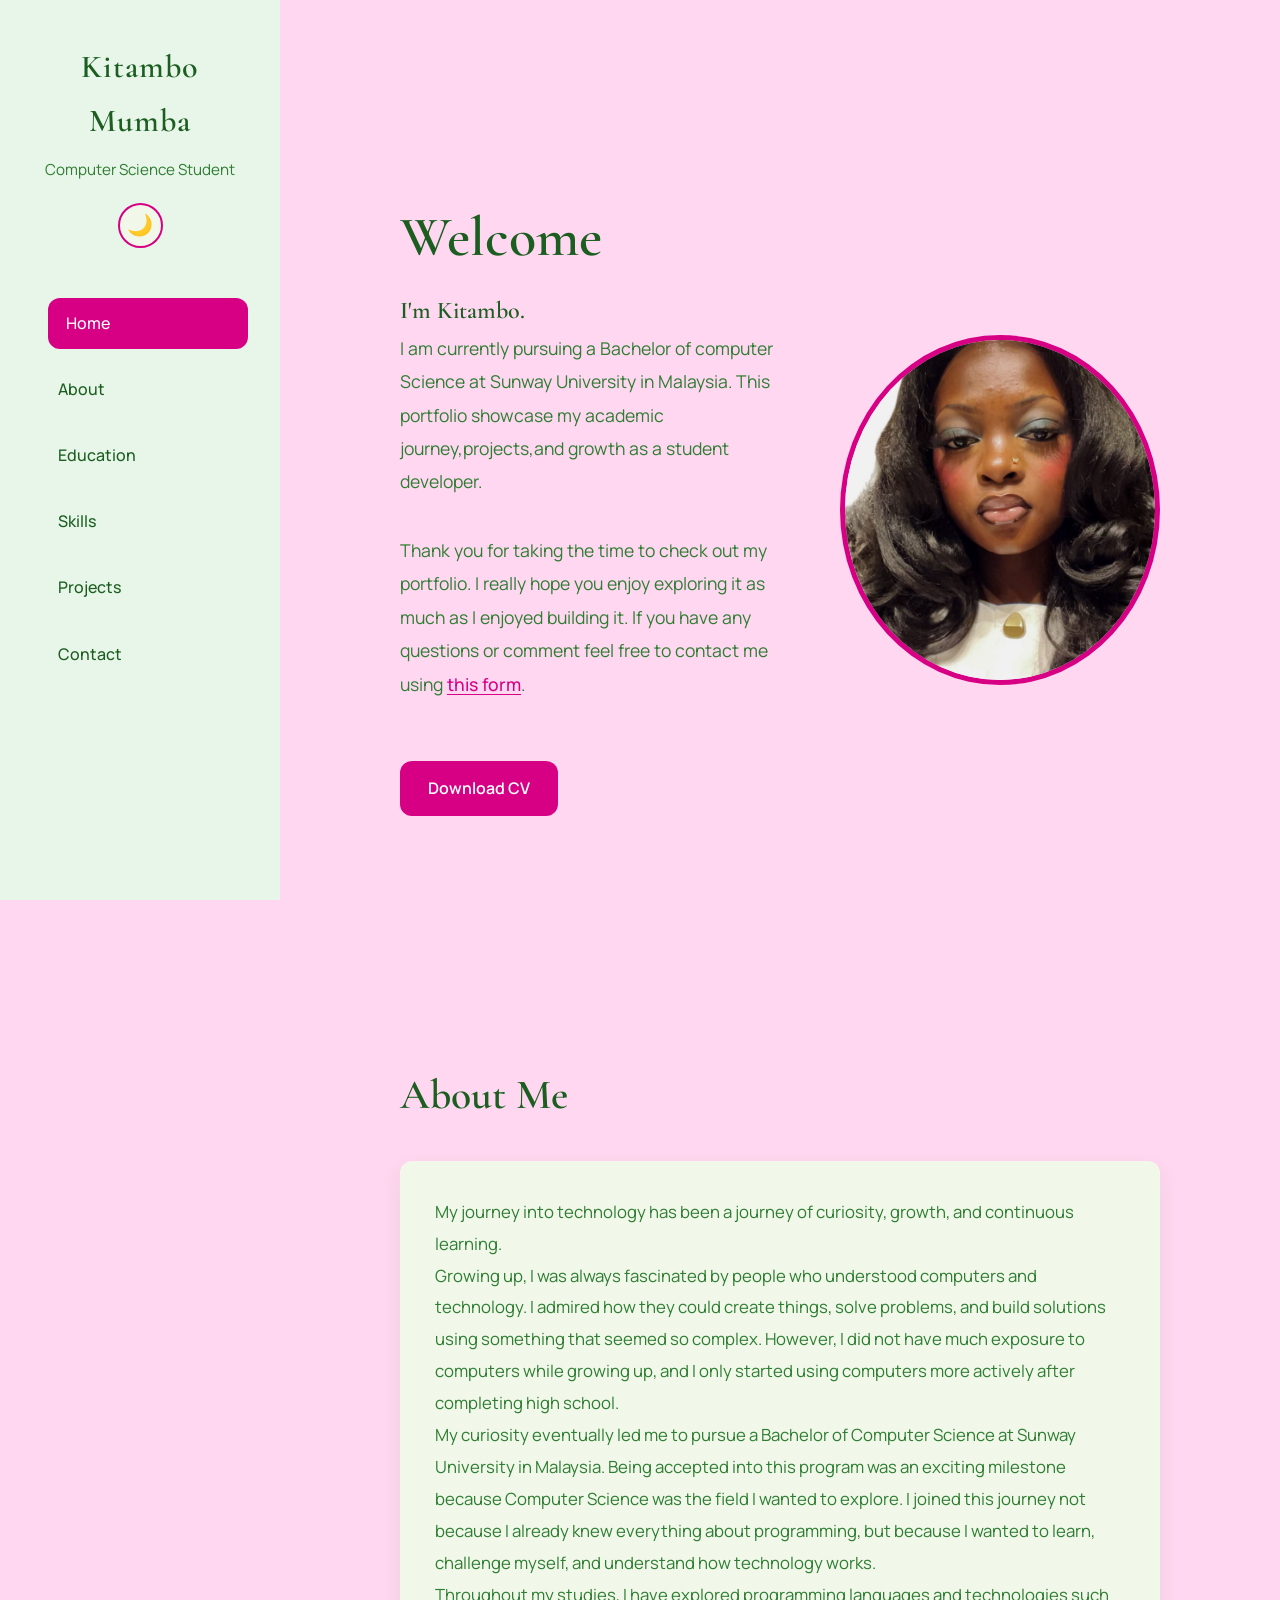
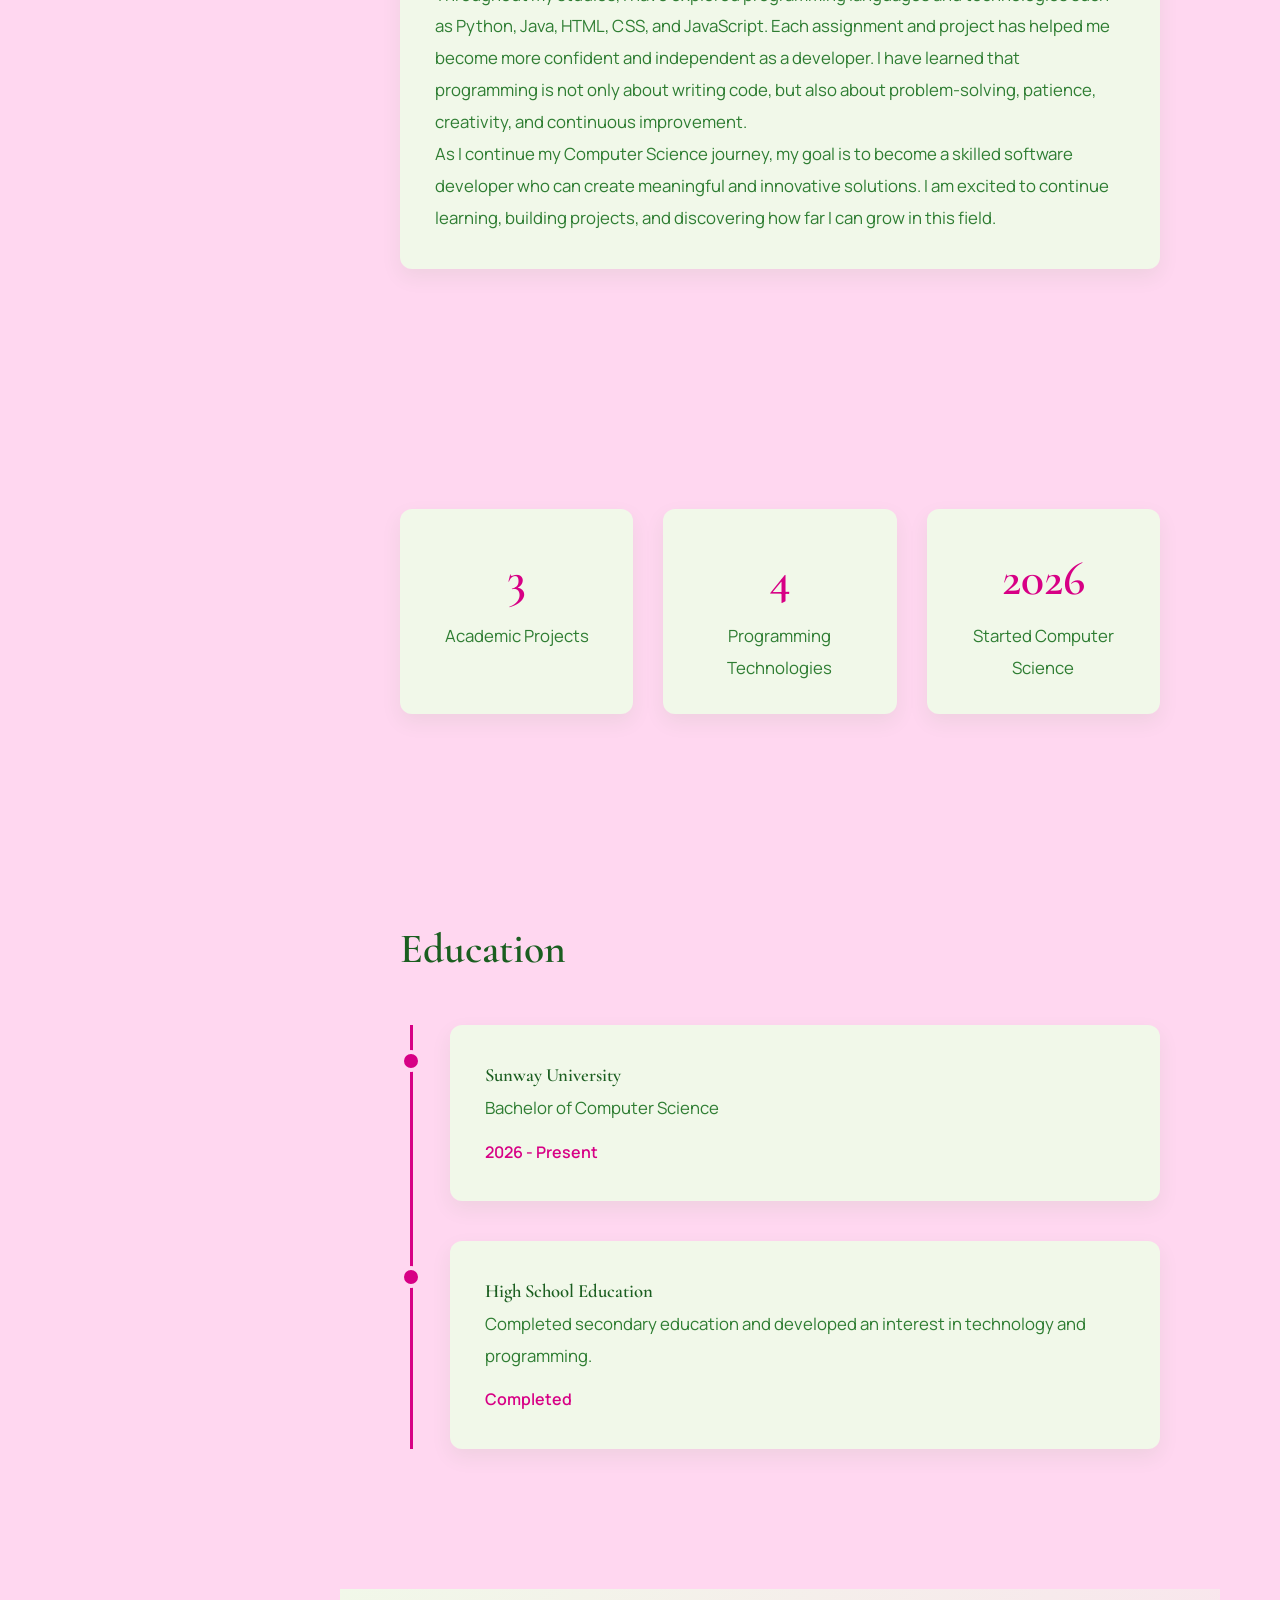
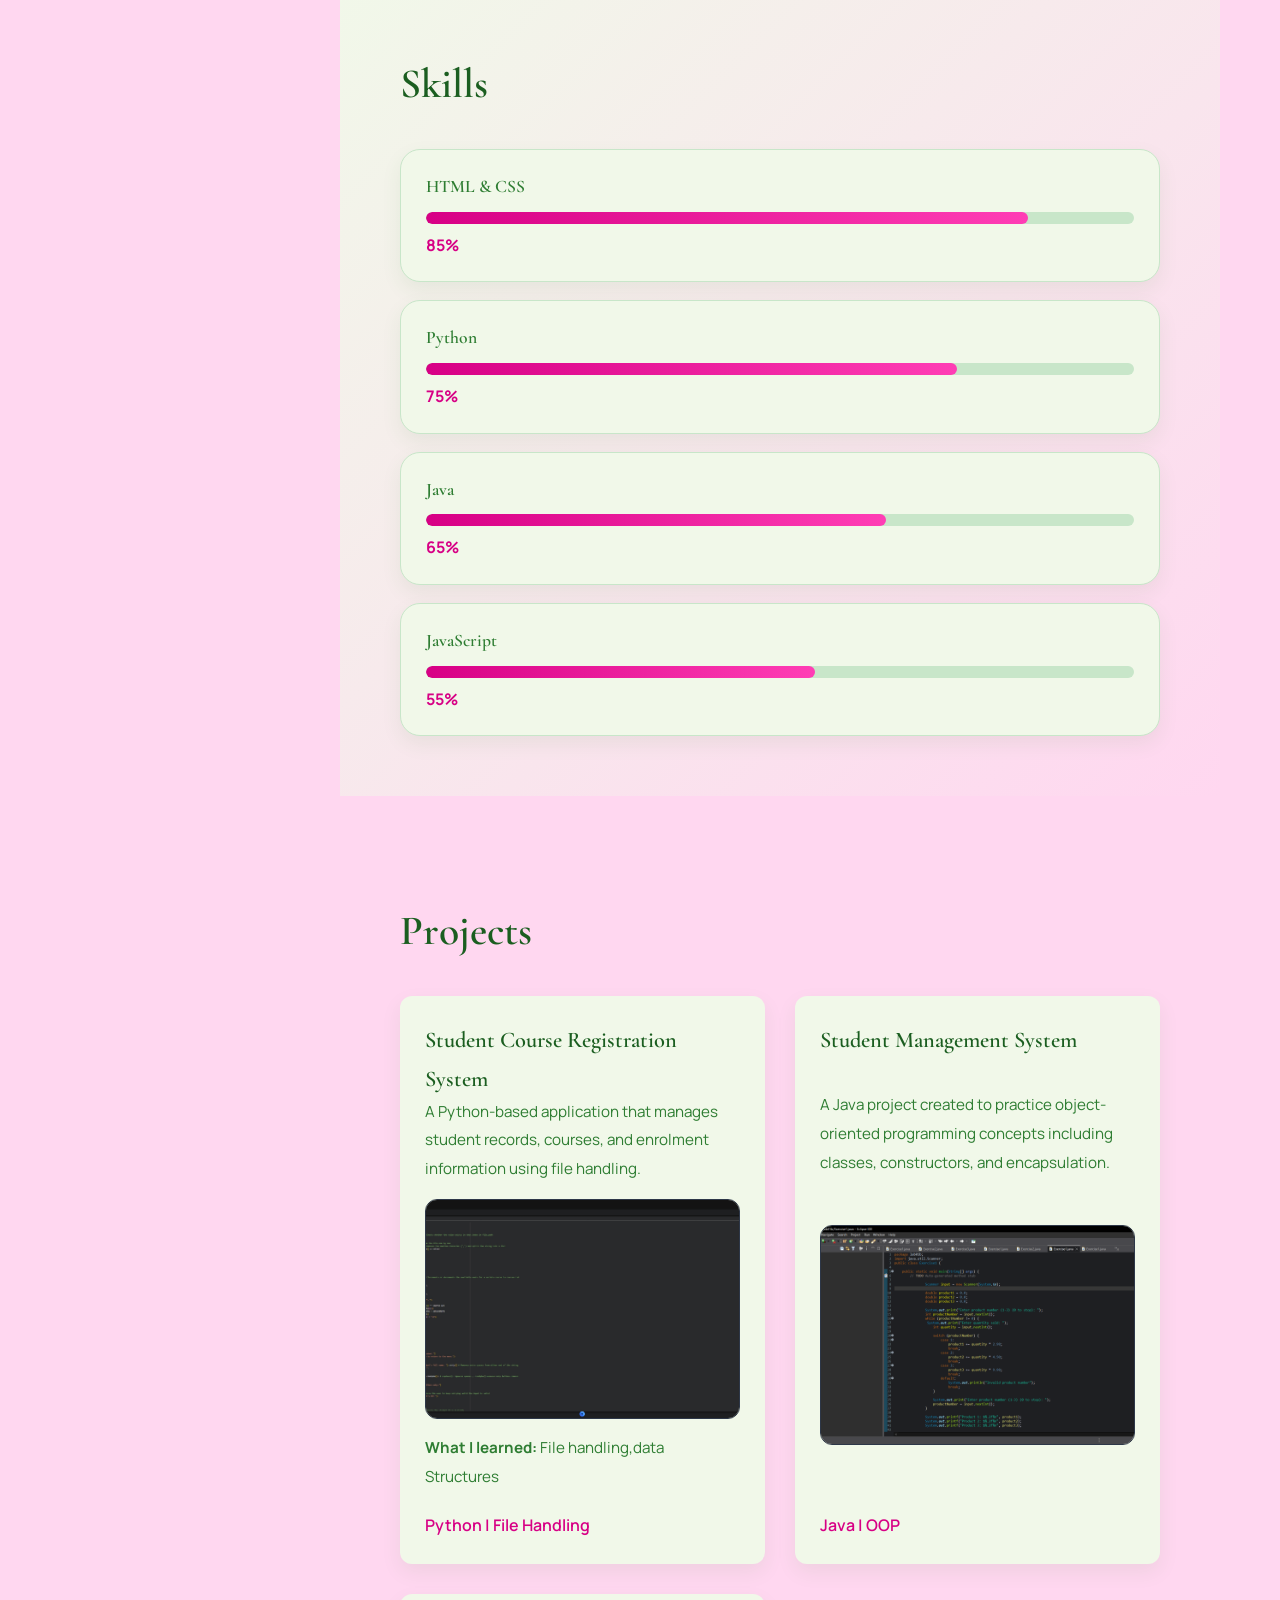
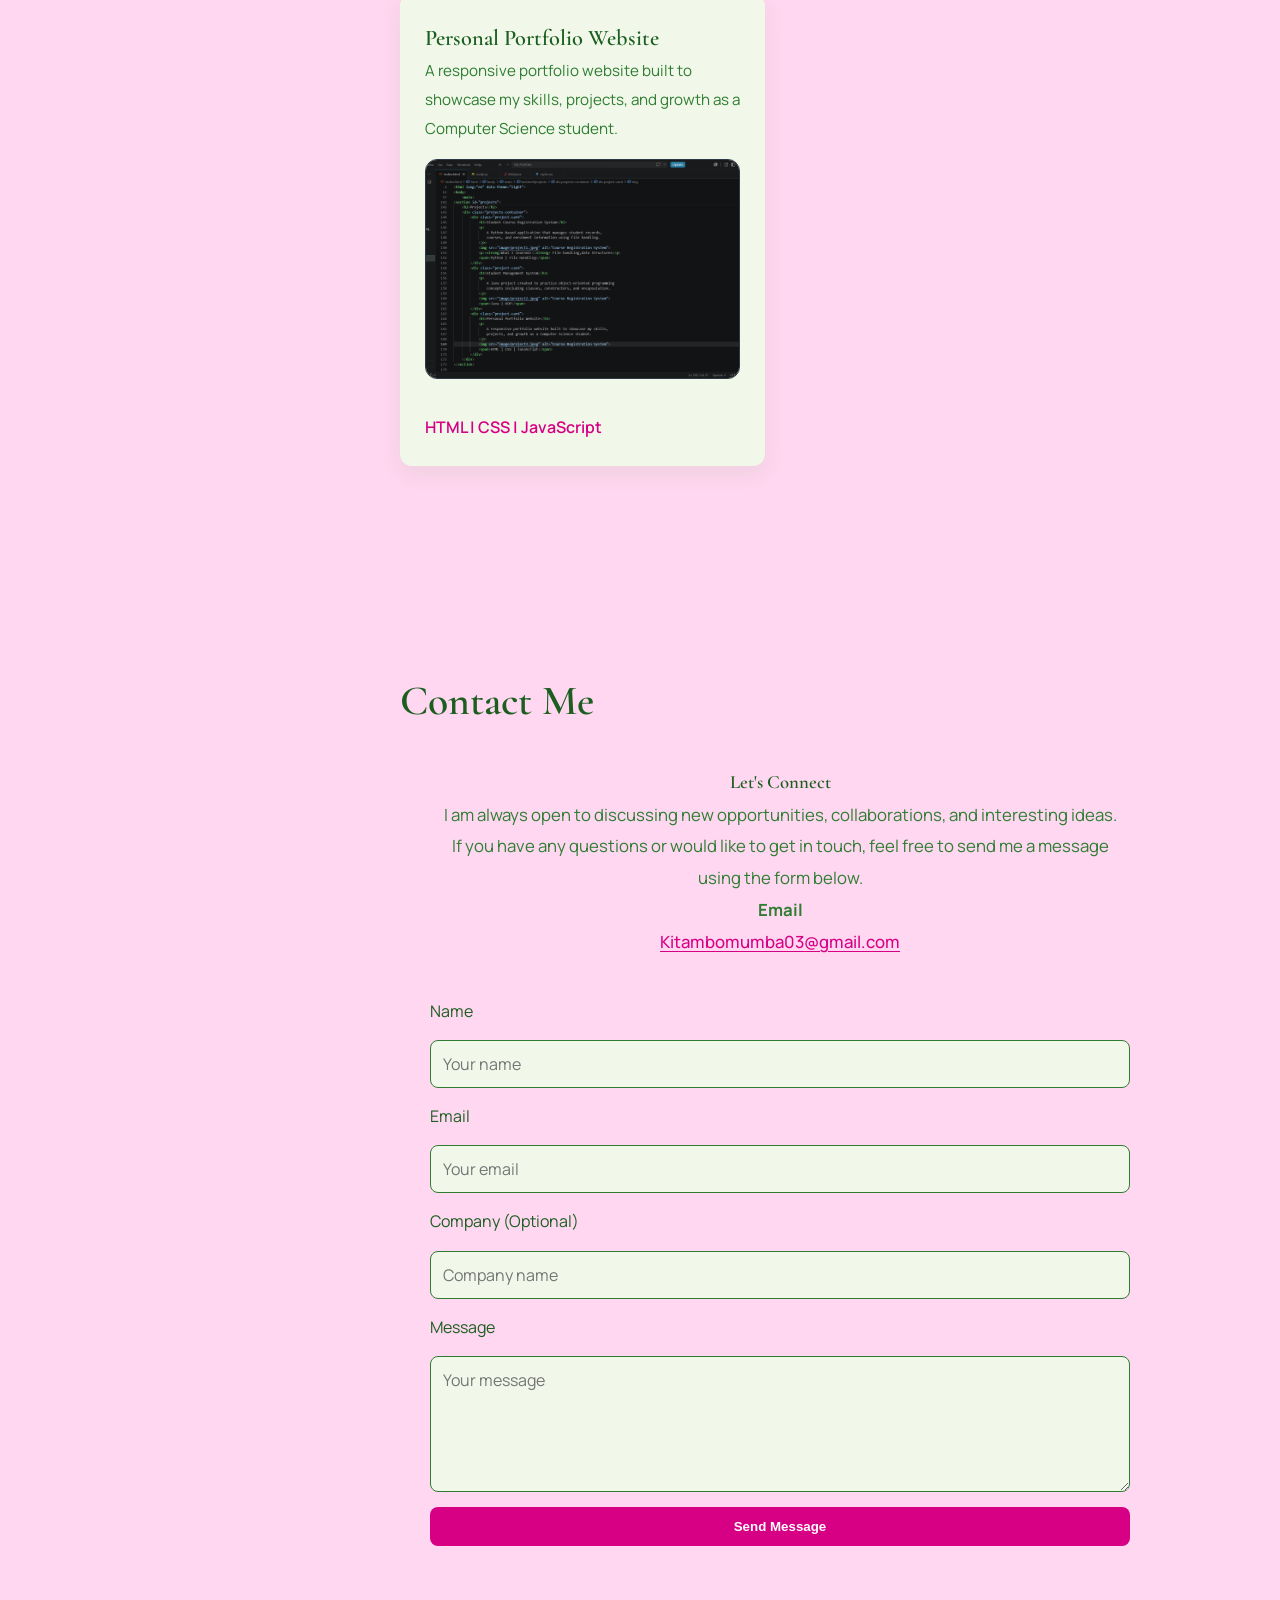
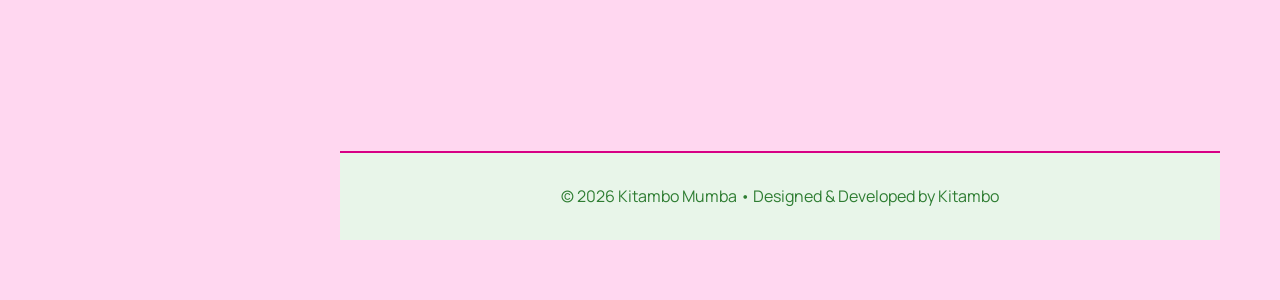
<file: team/Kitambo/portfolio.html>
<!DOCTYPE html>
<html lang="en" data-theme="light">
<head>
    <meta charset="UTF-8">
    <meta name="viewport" content="width=device-width, initial-scale=1.0">
    <title>Kitambo | Portfolio</title>
    <link rel="preconnect" href="https://fonts.googleapis.com">
    <link rel="preconnect" href="https://fonts.gstatic.com" crossorigin>
    <link href="https://fonts.googleapis.com/css2?family=Cormorant+Garamond:wght@500;600;700&family=Manrope:wght@300;400;500;600&display=swap" rel="stylesheet">
    <link rel="stylesheet" href="css/style.css">
</head>
<body>
    <aside>
     <div class="profile">
        <h1>Kitambo Mumba</h1>
        <p>Computer Science Student</p>
        <button class="theme-toggle" id="theme-toggle" arial-label="Toggle between light and dark theme">🌙</button>
    </div>
    <nav>
        <ul>
            <li><a href="#home" class="nav-link">Home</a></li>

            <li><a href="#about" class="nav-link">About</a></li>

            <li><a href="#education" class="nav-link">Education</a></li>

            <li><a href="#skills" class="nav-link">Skills</a></li>

            <li><a href="#projects" class="nav-link">Projects</a></li>

            <li><a href="#contact" class="nav-link">Contact</a></li>

        </ul>
    </nav>
    </aside>

    <main>
    <section id="home">
        <div class="hero">
        <div class="hero-text">
     <h2>Welcome</h2>
     <h1> I'm Kitambo.</h1>
    <p>
        I am currently pursuing a Bachelor of computer Science at Sunway University in Malaysia.
        This portfolio showcase my academic journey,projects,and growth as a student developer.
    </p>
    <p>Thank you for taking the time to check out my portfolio. I really hope you enjoy exploring it as much as I enjoyed building it. If you have any questions or comment feel free to contact me using <a href="#contact" class="text-link">this form</a>.
    </p>
    <a href="documents/CV.pdf" class="btn">Download CV</a>
    </div>
        <div class="hero-image">
            <img src="image/profile_picture.jpeg" alt="Profile picture">
        </div>
    </div>
    </section>

    <section id="about">
    <h2>About Me</h2>
        <div class="about-text card">
 <p>My journey into technology has been a journey of curiosity, growth, and continuous learning.</p>
<p>Growing up, I was always fascinated by people who understood computers and technology. I admired how they could create things, solve problems, and build solutions using something that seemed so complex. However, I did not have much exposure to computers while growing up, and I only started using computers more actively after completing high school.</p>
<p>My curiosity eventually led me to pursue a Bachelor of Computer Science at Sunway University in Malaysia. Being accepted into this program was an exciting milestone because Computer Science was the field I wanted to explore. I joined this journey not because I already knew everything about programming, but because I wanted to learn, challenge myself, and understand how technology works.</p>
<p>Throughout my studies, I have explored programming languages and technologies such as Python, Java, HTML, CSS, and JavaScript. Each assignment and project has helped me become more confident and independent as a developer. I have learned that programming is not only about writing code, but also about problem-solving, patience, creativity, and continuous improvement.</p>
<p>As I continue my Computer Science journey, my goal is to become a skilled software developer who can create meaningful and innovative solutions. I am excited to continue learning, building projects, and discovering how far I can grow in this field.</p> 
    </div> 
</section>
<!-- STATS SECTION -->
    <section id="stats">
        <div class="stats-container">
            <div class="stat-card"><h3>3</h3><p>Academic Projects</p></div>
            <div class="stat-card"><h3>4</h3><p>Programming Technologies</p></div>
            <div class="stat-card"><h3>2026</h3><p>Started Computer Science</p></div>
        </div>
    </section>
    <section id="education">
    <h2>Education</h2>
    <div class="timeline">
        <div class="timeline-item">
            <div class="timeline-dot"></div>
            <div class="card">
                <h3>Sunway University</h3>
                <p>Bachelor of Computer Science</p>
                <span>2026 - Present</span>
            </div>
        </div>
        <div class="timeline-item">
            <div class="timeline-dot"></div>
            <div class="card">
                <h3>High School Education</h3>
                <p>Completed secondary education and developed an interest in technology and programming.</p>
                <span>Completed</span>
            </div>
        </div>
    </div>

</section>

    <section id="skills">
    <h2>Skills</h2>
    <div class="skills-container">
        <div class="skill-card">
            <h3>HTML & CSS</h3>
            <div class="progress">
                <div class="progress-bar" style="--width:85%;">
                </div>
            </div>
            <span>85%</span>
        </div>
        <div class="skill-card">
            <h3>Python</h3>
            <div class="progress">
                <div class="progress-bar" style="--width:75%">
                </div>
            </div>
            <span>75%</span>
        </div>
        <div class="skill-card">
            <h3>Java</h3>
            <div class="progress">
                <div class="progress-bar" style="--width:65%">
                </div>
            </div>
            <span>65%</span>
        </div>
        <div class="skill-card">
            <h3>JavaScript</h3>
            <div class="progress">
                <div class="progress-bar" style="--width:55%">
                </div>
            </div>
            <span>55%</span>
        </div>
    </div>
    </section>

<section id="projects">
    <h2>Projects</h2>
    <div class="projects-container">
        <div class="project-card">
            <h3>Student Course Registration System</h3>
            <p>
                A Python-based application that manages student records,
                courses, and enrolment information using file handling.
            </p>
            <img src="image/project1.jpeg" alt="Screenshot of Student Course Registration System">
            <p><strong>What I learned:</strong> File handling,data Structures</p>
            <span>Python | File Handling</span>
        </div>
        <div class="project-card">
            <h3>Student Management System</h3>
            <p>
                A Java project created to practice object-oriented programming
                concepts including classes, constructors, and encapsulation.
            </p>
            <img src="image/project2.png" alt="Screenshot of Student Management System Java App">
            <span>Java | OOP</span>
        </div>
        <div class="project-card">
            <h3>Personal Portfolio Website</h3>
            <p>
                A responsive portfolio website built to showcase my skills,
                projects, and growth as a Computer Science student.
            </p>
            <img src="image/project3.png" alt="Screenshot of Personal Portfolio Website">
            <span>HTML | CSS | JavaScript</span>
        </div>
    </div>
</section>

<section id="contact">
    <h2>Contact Me</h2>
    <div class="contact-container">
        <div class="contact-text">
                <h3>Let's Connect</h3>
            <p>
                I am always open to discussing new opportunities, 
                collaborations, and interesting ideas.
            </p>
            <p>
                If you have any questions or would like to get in touch,
                feel free to send me a message using the form below.
            </p>
            <p>
<strong>Email</strong><br>
<a href="mailto:Kitambomumba03@gmail.com" class="text-link">
Kitambomumba03@gmail.com
</a>
</p>
        </div>
        <form id="contact-form" class="contact-form">
            <label for="name">Name</label>
            <input type="text" id="name" name="name" placeholder="Your name" required>
            <label for="email">Email</label>
            <input type="email" id="email" name="email" placeholder="Your email" required>
            <label for="company">Company (Optional)</label>
            <input type="text" id="company" name="company" placeholder="Company name">
            <label for="message">Message</label>
            <textarea id="message" name="message" rows="5" placeholder="Your message" required></textarea>
            <button type="submit">Send Message</button>
            <p id="form-status"></p>
        </form>
    </div>
</section>
<footer>
    <p> © 2026 Kitambo Mumba • Designed & Developed by Kitambo </p>
</footer>
    </main>
<button id="topbtn" title="Go to top">↑</button>
<script src="js/script.js"></script>
 </body>
</html>
</file>
<file: css/core.css>
/* Variables */
:root {
    --heading-font: "Playpen Sans", cursive;
    --anchor-font: "Playpen Sans", cursive;
    --body-font: 'Segoe UI', Tahoma, Geneva, Verdana, sans-serif;
    --heading-weight: bold;
    --anchor-weight: bold;
    --theme-toggle-size: 200px;
    --theme-toggle-offset: -65px;
    --theme-toggle-url: url('../assets/sun.png');
    --footer-image-url: url('../assets/waves-starfish.png');

    /* Standard Palette */
    --blue-wave-light: #b0c9ff;
    --blue-wave: #4468a5;
    --blue-wave-dark: #003996;
    --transparent: #00000000;

    /* Light Mode Palette */
    --dark-black: #000000;
    --sand: #fafbd0;
    --white-sand: #fefef3;

    /* Dark Mode Palette */
    --washed-white: #dadada;
    --dim-out: #142134;
    --dark-out: #090f18;
    --lights-out: #010101;

    /* Default Colors */
    --text-color: var(--dark-black);
    --background-color: var(--sand);
    --modal-color: var(--white-sand);
    --header-color: var(--sand);
    --heading-color: var(--blue-wave);
    --anchor-color: var(--blue-wave);
    --anchor-hover-color: var(--blue-wave-light);
    --button-color: var(--blue-wave);
}

/* Dark Mode Configuration */
.dark-mode {
    --text-color: var(--washed-white);
    --background-color: var(--dark-out);
    --modal-color: var(--lights-out);
    --header-color: var(--dark-out);
    --heading-color: var(--blue-wave-light);
    --anchor-color: var(--blue-wave-light);
    --anchor-hover-color: var(--blue-wave-dark);
    --button-color: var(--transparent);
    --theme-toggle-url: url('../assets/moon.png');
    --footer-image-url: url('../assets/waves-dark-starfish.png');
}

/* Screen Reader Support */
.visually-hidden {
    width: 1px;
    height: 1px;
    margin: -1px;
    border: 0;
    padding: 0;
    position: absolute;
    overflow: hidden;
    clip: rect(0, 0, 0, 0);
    clip-path: inset(50%);
    white-space: nowrap;
}

/* Header Row */

#theme-toggle {
    grid-area: header;
    height: var(--theme-toggle-size);
    width: var(--theme-toggle-size);
    position: sticky;
    z-index: 2;
    top: 0;
    transform: translate(var(--theme-toggle-offset), var(--theme-toggle-offset));
    background-image: var(--theme-toggle-url);
    background-size: contain;
    background-repeat: no-repeat;
    background-color: transparent;
    cursor: pointer;
}

header {
    grid-area: header;
    background-color: var(--header-color);
    padding: 0 8vw 0 140px;
    position: sticky;
    top: 0;
    z-index: 1;
    display: flex;
    justify-content: space-between;
    align-items: center;
    box-shadow: 0 2.5px 5px -3px;
}

#header-logo {
    color: var(--heading-color);
    font-family: var(--heading-font);
    font-weight: var(--heading-weight);
}

header a {
    margin-right: 0;
}

header nav {
    display: none;
}

#header-utilities {
    display: inline-flex;
    justify-content: space-between;
    align-items: center;
}

/* Add ellipsis to username when viewport size is too small */

header {
    overflow: hidden;
}

#header-menu {
    overflow: hidden;
}

#header-utilities {
    overflow: hidden;
    max-width: 100%;
}

#login {
    text-align: right;
    overflow: hidden;
    text-overflow: ellipsis;
}

/* End of ellipsis logic */

/* Header Menu */

#menu-button {
    margin-left: 5vw;
    position: relative;
}

#vertical-menu {
    display: none;
    position: fixed;
    background-color: var(--header-color);
    box-shadow: 0 0 5px 0;
    z-index: 3;
    right: 0;
    height: 100vh;
    width: 42vw;
    padding: 28px 8vw 50px 8vw;
}

#vertical-menu.visible {
    display: flex;
    flex-direction: column;
}

#vertical-menu-utilities {
    display: flex;
    justify-content: flex-end;
}

#vertical-menu nav {
    display: flex;
    flex-direction: column;
}

#vertical-menu a {
    display: block;
    margin-top: 30px;
}

#vertical-menu nav ul {
    margin: 0;
    padding: 0;
    list-style: none;
}

/* Footer */

footer {
    grid-area: footer;
}

#footer-image {
    display: block;
    transform: scaleY(-1) scaleX(-1);
    width: 100%;
    aspect-ratio: 1500 / 500;
    background-image: var(--footer-image-url);
    background-size: contain;
    background-repeat: no-repeat;
    background-color: transparent;
}

/* Standard Styling */

html {
    font-family: var(--body-font);
    color: var(--text-color);
    background-color: var(--background-color);
}

body {
    margin: 0 auto;
    max-width: 1600px;
    min-height: 100vh;
}

main {
    grid-area: main;
    padding: 5% 8% 4% 8%;
}

h1, h2, h3, h4, h5 {
    color: var(--heading-color);
    font-family: var(--heading-font);
    font-weight: var(--heading-weight);
}

#theme-notification {
    margin-top: 30px;
    width: 80vw;
    max-width: fit-content;
    padding: 5px 10px;
    border-radius: 8px;
    justify-self: center;
    text-align: center;
    background-color: var(--modal-color);
    display: none;
    align-items: center;
    gap: 15px;
}

#theme-notification p {
    margin: 0;
    font-size: 0.9rem;
}

#theme-notification button {
    height: 24px;
    width: 24px;
    border-radius: 15px;
    background-color: var(--lights-out);
}

a {
    color: var(--anchor-color);
    font-family: var(--anchor-font);
    font-weight: var(--anchor-weight);
    text-decoration: none;
}

a:hover {
    color: var(--anchor-hover-color);
}

button {
    padding: 0;
    border-width: 0;
    background-color: var(--button-color);
}

button img {
    display: block;
}

/* Grid and Scaling */
#site-container {
    display: grid;
    grid-template-rows: 80px 1fr auto;
    grid-template-columns: 1fr;
    grid-template-areas:
        "header"
        "main"
        "footer";
    min-height: 100vh;
}

/* Desktop */
@media (width > 768px) {
    header {
        padding: 0 35px 0 150px;
    }

    #header-menu {
        display: inline-flex;
    }

    header nav {
        display: inline-flex;
    }

    header a {
        margin-right: min(3vw, 50px);
    }

    #menu-button {
        display: none;
    }

    header nav ul {
        margin: 0;
        padding: 0;
        list-style: none;
        display: inline-flex;
    }

    #vertical-menu {
        display: none !important;
    }

    #theme-notification {
        margin-top: 0;
    }
}
</file>
<file: css/authentication.css>
/* Page Layout */

main {
    padding: 50px 0;
    display: flex;
    flex-direction: column;
    align-items: center;
    gap: 25px;
}

#theme-notification {
    margin-top: 0;
}
/* Auth and Welcome Visibility */
#auth-section:not([hidden]),
#welcome-box:not([hidden]) {
    display: flex;
    justify-content: center;
    align-items: flex-start;
}

/* welcome-box needs its  text stacked vertically */
#welcome-box:not([hidden]) {
    flex-direction: column;
    align-items: center;
}

/* card panels */

#login-box,
#signup-box,
#welcome-box {
    background-color: var(--header-color);
    border-radius: 75px;
    padding: 24px 40px;
    box-shadow: 0 2.5px 15px -3px;
    width: 100%;
    max-width: 400px;
    box-sizing: border-box;
}

#signup-box {
    padding-bottom: 50px;
}

#welcome-box {
    padding: 40px;
}
/* Panel headings */

#login-box h1, #signup-box h1, #welcome-box h1 {
    text-align: center;
    margin: 0 0 16px;
}

#welcome-box h1 {
    overflow: hidden;
    text-overflow: ellipsis;
    max-width: 100%;
}

/* signup steps */
.form-step {
    border: 1px solid var(--heading-color);
    padding: 20px;
}

.form-field {
    display: flex;
    flex-direction: column;
    margin-bottom: 12px;
}
/* Form Fields*/
.form-field label {
    font-family: var(--body-font);
    font-weight: bold;
    margin-bottom: 4px;
}

.form-field label:has(input[type="checkbox"]) {
    flex-direction: row;
    align-items: center;
    gap: 8px;
    font-weight: normal;
}

.form-field input[type="text"],
.form-field input[type="email"],
.form-field input[type="password"] {
    font-family: var(--body-font);
    font-size: 1rem;
    padding: 7px 12px;
    border-radius: 10px;
    border: 2px solid var(--blue-wave-light);
    background-color: var(--background-color);
    color: var(--text-color);
}

.form-field input:focus {
    outline: none;
    border-color: var(--blue-wave);
}
/*Validation errors*/

.error {
    display: block;
    min-height: 1em;
    margin-top: 2px;
    color: #c0392b;
    font-size: 0.8rem;
}

.dark-mode .error {
    color: #ff7b6b;
}

#login-general-error {
    text-align: center;
    margin-bottom: 10px;
}

.auth-btn {
    display: block;
    width: 100%;
    font-family: var(--heading-font);
    font-weight: var(--heading-weight);
    font-size: 1rem;
    color: var(--sand);
    background-color: var(--blue-wave);
    border-radius: 10px;
    padding: 9px;
    margin-top: 6px;
    cursor: pointer;
    text-align: center;
    transition: background-color 0.2s ease;
}

.auth-btn:hover {
    background-color: var(--blue-wave-dark);
}

.dark-mode .auth-btn {
    color: var(--dark-out);
    background-color: var(--blue-wave-light);
}

.dark-mode .auth-btn:hover {
    background-color: var(--washed-white);
}
/* Buttons*/
.auth-btn.prev-step {
    background-color: transparent;
    color: var(--blue-wave);
    border: 2px solid var(--blue-wave-light);
    margin-bottom: 6px;
}

.auth-btn.prev-step:hover {
    background-color: var(--blue-wave-light);
    color: var(--dark-black);
}

.dark-mode .auth-btn.prev-step {
    color: var(--blue-wave-light);
    border-color: var(--blue-wave);
    background-color: transparent;
}

.dark-mode .auth-btn.prev-step:hover {
    background-color: var(--blue-wave);
    color: var(--washed-white);
}

#login-box > p {
    text-align: center;
    margin-bottom: 0;
}


#signup-box > p:first-child {
    margin-top: 0;  
}
/* Registration progress dots*/
#signup-progress {
    display: flex;
    justify-content: center;
    gap: 10px;
    margin-bottom: 14px;
}

.progress-dot {
    width: 12px;
    height: 12px;
    border-radius: 50%;
    background-color: var(--blue-wave-light);
    transition: background-color 0.2s ease;
}

.progress-dot.active {
    background-color: var(--blue-wave);
}

/* review and welcome test*/

#signup-review p {
    margin: 8px 0;
}

#welcome-box p {
    margin-top: 10px;
}
</file>
<file: css/catalog.css>
/* Variables */
:root {
    --catalog-item-border-radius: 15px;

    /* Mobile Configuration */
    --catalog-item-height: 180px;
    --catalog-item-width: 240px;
    --catalog-header-font-size: 18px;

    /* Desktop Configuration */
    --catalog-item-height-desktop: 300px;
    --catalog-item-width-desktop: 400px;
    --catalog-header-font-size-desktop: 24px;

    /* Default Colors */
    --search-bar-color: var(--white-sand);
    --search-bar-text-color: var(--dark-black);
    --catalog-item-color: var(--blue-wave-light);
}

/* Dark Mode Configuration */
.dark-mode {
    --catalog-item-color: var(--lights-out);
}

/* Catalog and Search */

#catalog-container {
    display: flex;
    flex-direction: column;
    align-items: center;
    margin: 30px 0 30px 0;
}

#catalog-form {
    display: flex;
    justify-content: space-between;
    align-items: center;
    gap: 10px;
}

#catalog-search {
    max-height: 30px;
    width: var(--catalog-item-width);
    background-color: var(--search-bar-color);
    color: var(--search-bar-text-color);
    font-family: var(--heading-font);
    padding: 15px 0 15px 20px;
    border: 1px solid var(--heading-color);
    border-radius: 15px;
}

/* Catalog Filter */

#search-filter {
    width: 24px;
    height: 24px;
    cursor: pointer;
}

#dropdown-container {
    position: relative;
    width: 24px;
    height: 24px;
}

#dropdown-menu {
    position: absolute;
    display: none;
    flex-direction: column;
    background-color: var(--modal-color);
    top: 35px;
    right: 0px;
    width: 220px;
    padding: 25px;
}

#dropdown-menu.visible {
    display: flex;
}

h3 {
    margin: 0;
}

h4 {
    margin: 10px 0;
}

#search-filter-reset {
    background-color: var(--heading-color);
    border-radius: 8px;
    padding: 2px 15px;
    margin: 8px 0 12px 0;
    cursor: pointer;
}

/* To prevent filter from overshooting the end of the webpage */
#catalog-container {
    min-height: 500px;
}

/* Catalog Layout */

#catalog-item-container {
    display: flex;
    justify-content: space-around;
    flex-wrap: wrap;
    margin: 40px 0 30px 0;
    column-gap: 15px;
    row-gap: 25px;
}

ul {
    margin: 0;
    padding: 0;
    list-style: none;
}

/* Catalog Items */

.catalog-item {
    width: var(--catalog-item-width);
    background-color: var(--catalog-item-color);
    border-radius: var(--catalog-item-border-radius);
}

.catalog-item img {
    height: calc(var(--catalog-item-height) - 30%);
    width: var(--catalog-item-width);
    border-radius: var(--catalog-item-border-radius);
}

h2 {
    margin: 5px 0 0 10px;
    font-size: var(--catalog-header-font-size);
}

.catalog-item p {
    margin: 0;
    padding: 10px;
}

.catalog-item-purchase-bar {
    justify-self: right;
    padding: 0 15px 10px 0;
}

/* Desktop */
@media (width > 768px) {
    .catalog-item {
        width: var(--catalog-item-width-desktop);
    }

    .catalog-item img {
        height: var(--catalog-item-height-desktop);
        width: 100%;
        object-fit: cover;
    }

    h2 {
        font-size: var(--catalog-header-font-size-desktop);
    }
}
</file>
<file: css/catalogue.css>
/* Variables */
:root {
    --catalogue-item-border-radius: 15px;

    /* Mobile Configuration */
    --catalogue-item-height: 180px;
    --catalogue-item-width: 240px;
    --catalogue-header-font-size: 18px;

    /* Desktop Configuration */
    --catalogue-item-height-desktop: 300px;
    --catalogue-item-width-desktop: 400px;
    --catalogue-header-font-size-desktop: 24px;

    /* Default Colors */
    --search-bar-color: var(--white-sand);
    --search-bar-text-color: var(--dark-black);
    --catalogue-item-color: var(--blue-wave-light);
}

/* Dark Mode Configuration */
.dark-mode {
    --catalogue-item-color: var(--lights-out);
}

/* Catalogue and Search */

#catalogue-container {
    display: flex;
    flex-direction: column;
    align-items: center;
    margin: 30px 0 30px 0;
}

#catalogue-form {
    display: flex;
    justify-content: space-between;
    align-items: center;
    gap: 10px;
}

#catalogue-search {
    max-height: 30px;
    width: var(--catalogue-item-width);
    background-color: var(--search-bar-color);
    color: var(--search-bar-text-color);
    font-family: var(--heading-font);
    padding: 15px 0 15px 20px;
    border: 1px solid var(--heading-color);
    border-radius: 15px;
}

/* Catalogue Filter */

#search-filter {
    width: 24px;
    height: 24px;
    cursor: pointer;
}

#dropdown-container {
    position: relative;
    width: 24px;
    height: 24px;
}

#dropdown-menu {
    position: absolute;
    display: none;
    flex-direction: column;
    background-color: var(--modal-color);
    top: 35px;
    right: 0px;
    width: 220px;
    padding: 25px;
}

#dropdown-menu.visible {
    display: flex;
}

h3 {
    margin: 0;
}

h4 {
    margin: 10px 0;
}

#search-filter-reset {
    background-color: var(--heading-color);
    border-radius: 8px;
    padding: 2px 15px;
    margin: 8px 0 12px 0;
    cursor: pointer;
}

/* To prevent filter from overshooting the end of the webpage */
#catalogue-container {
    min-height: 500px;
}

/* Catalogue Layout */

#catalogue-item-container {
    display: flex;
    justify-content: space-around;
    flex-wrap: wrap;
    margin: 40px 0 30px 0;
    column-gap: 15px;
    row-gap: 25px;
}

ul {
    margin: 0;
    padding: 0;
    list-style: none;
}

/* Catalogue Items */

.catalogue-item {
    width: var(--catalogue-item-width);
    background-color: var(--catalogue-item-color);
    border-radius: var(--catalogue-item-border-radius);
}

.catalogue-item img {
    height: calc(var(--catalogue-item-height) - 30%);
    width: var(--catalogue-item-width);
    border-radius: var(--catalogue-item-border-radius);
}

h2 {
    margin: 5px 0 0 10px;
    font-size: var(--catalogue-header-font-size);
}

.catalogue-item p {
    margin: 0;
    padding: 10px;
}

.catalogue-item-purchase-bar {
    justify-self: right;
    padding: 0 15px 10px 0;
}

/* Desktop */
@media (width > 768px) {
    .catalogue-item {
        width: var(--catalogue-item-width-desktop);
    }

    .catalogue-item img {
        height: var(--catalogue-item-height-desktop);
        width: 100%;
        object-fit: cover;
    }

    h2 {
        font-size: var(--catalogue-header-font-size-desktop);
    }
}
</file>
<file: css/feedback.css>
/* Styling for the feedback form stars */
.star-rating {
    font-size: 32px;
    display: flex;
    gap: 20px;
    align-items: center;
}

/* Default state for the stars (gray) */
.star {
    background-color: transparent;
    color: lightgray;
    transition: color 0.2s ease, transform 0.15s ease;
    width: 24px;
    height: 24px;
    font-size: 2rem;
    display: flex;
    align-items: center;
    cursor: pointer;
}

.star:hover {
    transform: scale(1.2);
}

/* Active state for the stars (yellow) */
.star.active {
    color: #ffc107;
}

/* Form container styling */
.feedback-form {
    max-width: 600px;
    margin: 0 auto;
    padding: 40px;
    background-color: var(--modal-color);
    border-radius: 15px;
    box-shadow: 0 2.5px 15px -3px;
}

.feedback-intro-section {
    max-width: 600px;
    margin: 0 auto 40px auto;
    text-align: center;
}

/* Form field styling */
.form-field {
    display: flex;
    flex-direction: column;
    margin-bottom: 20px;
}

.form-field label {
    font-family: var(--body-font);
    font-weight: bold;
    margin-bottom: 6px;
    color: var(--heading-color);
}

.form-field input[type="text"],
.form-field input[type="email"],
.form-field select,
.form-field textarea {
    font-family: var(--body-font);
    font-size: 1rem;
    padding: 10px 14px;
    border-radius: 10px;
    border: 2px solid var(--blue-wave-light);
    background-color: var(--background-color);
    color: var(--text-color);
    transition: border-color 0.2s ease;
}

.form-field input:focus,
.form-field select:focus,
.form-field textarea:focus {
    outline: none;
    border-color: var(--blue-wave);
}

.form-field textarea {
    resize: vertical;
    min-height: 120px;
}

/* Submit button matching auth theme */
.submit-btn {
    display: block;
    width: 100%;
    font-family: var(--heading-font);
    font-weight: var(--heading-weight);
    font-size: 1rem;
    color: var(--sand);
    background-color: var(--blue-wave);
    border-radius: 10px;
    padding: 9px;
    margin-top: 10px;
    cursor: pointer;
    text-align: center;
    transition: background-color 0.2s ease;
    border: none;
}

.submit-btn:hover {
    background-color: var(--blue-wave-dark);
}

.dark-mode .submit-btn {
    color: var(--dark-out);
    background-color: var(--blue-wave-light);
}

.dark-mode .submit-btn:hover {
    background-color: var(--washed-white);
}

/* Error and success messages */
.error-msg {
    color: #c0392b;
    font-weight: bold;
    margin-top: 15px;
    text-align: center;
    min-height: 1.2em;
}

.success-msg {
    color: #27ae60;
    font-weight: bold;
    margin-top: 15px;
    text-align: center;
    min-height: 1.2em;
}

.dark-mode .error-msg {
    color: #ff7b6b;
}

.dark-mode .success-msg {
    color: #2ecc71;
}

/* Reviews */
#recent-reviews-section {
    margin-top: 60px;
    padding-top: 20px;
}

#recent-reviews-section h2 {
    text-align: center;
    margin-bottom: 30px;
    font-size: 1.8em;
}

#reviews-container {
    display: flex;
    flex-direction: column;
    align-items: center;
    gap: 20px;
}

.review-card {
    width: 100%;
    max-width: 600px;
    border: 1px solid var(--blue-wave-light);
    border-radius: 15px;
    padding: 20px;
    background-color: var(--modal-color);
    box-shadow: 0 2.5px 15px -3px;
    transition: transform 0.2s ease;
}

.review-card:hover {
    transform: translateY(-3px);
}

.review-card-header {
    display: flex;
    justify-content: space-between;
    align-items: center;
    margin-bottom: 12px;
    flex-wrap: wrap;
    gap: 8px;
}

.review-author {
    font-weight: bold;
    font-size: 1.1em;
    color: var(--heading-color);
    font-family: var(--heading-font);
}

.review-stars-display {
    color: #ffc107;
    font-size: 1.2em;
}

.review-date {
    font-size: 0.85em;
    color: #888;
}

.review-card p {
    margin: 0;
    line-height: 1.6;
    color: var(--text-color);
}

/* Dark mode support for reviews */
.dark-mode .review-card {
    background-color: var(--modal-color);
    border-color: #444;
}

.dark-mode #recent-reviews-section {
    border-top-color: #444;
}

/* Desktop adjustments */
@media (width > 768px) {
    .feedback-form {
        padding: 50px 60px;
    }

    .review-card {
        padding: 25px 30px;
    }

    .star-rating {
        font-size: 35px;
    }
}
</file>
<file: team/alson/portfolio.css>
:root {
    box-sizing: border-box;

    --bucket-size: 150px;
    --bucket-lug-size: 18px;
    --bucket-lug-protrusion: -12px;
    --bucket-rim-size: 20px;
    --rock-width: 250px;
    --rock-height: 150px;
    --minimum-mat-size: 250px;
    --maximum-mat-size: 400px;

    /* Bucket Palette */
    --red-bucket-color: #ff5d5d;
    --red-bucket-color-bottom: #854242;
    --green-bucket-color: #4ade80;
    --green-bucket-color-bottom: #2c7249;
    --blue-bucket-color: #5d98ff;
    --blue-bucket-color-bottom: #3c5f9a;
    --bucket-water-color-inside: #38bdf8;
    --bucket-water-color-outside: #0284c7;

    /* Rock Palette */
    --blue-grey-light: #dfdfdf;
    --blue-grey: #819fac;
    --tan-light: #f4efed;
    --tan: #e9d8d0;
    --light-grey-light: #eaeaea;
    --light-grey: #bbc0bc;

    /* Mat Palette */
    --tassel: repeating-linear-gradient(90deg,
            #ffffff 0px 4px,
            transparent 4px 8px);
    --ocean: repeating-linear-gradient(90deg,
            #0284c7 0px 30px,
            #f0f9ff 30px 60px);
    --sunset: repeating-linear-gradient(90deg,
            #f43f5e 0px 30px,
            #fef2f2 30px 60px,
            #fbbf24 60px 90px,
            #fef2f2 90px 120px);
    --bamboo:
        repeating-linear-gradient(0deg,
            transparent 0px 6px,
            rgba(120, 53, 15, 0.25) 6px 12px),
        repeating-linear-gradient(90deg,
            #fef3c7 0px 6px,
            #fde68a 6px 12px);


    /* Shell */
    --shell-image-url: url('./assets/shell.png');
}

.dark-mode {
    --shell-image-url: url('./assets/shell-dark.png');
}

main {
    display: flex;
    flex-direction: column;
    gap: 50px;
}

#theme-notification {
    align-self: center;
}

#bio {
    display: grid;
    grid-template-columns: repeat(auto-fit, minmax(250px, max-content));
    gap: 50px;
}

#photo {
    height: 300px;
    width: auto;
    border-radius: 95% 50% 80% 55% / 55% 90% 50% 85%;
    justify-self: center;
}

/* Buckets */

#buckets {
    margin: 50px 0 0 0;
    display: grid;
    grid-template-columns: repeat(auto-fit, minmax(250px, 1fr));
    justify-items: center;
    gap: 30px;
}

.bucket {
    /* Default to red */
    --bucket-color: var(--red-bucket-color);
    --bucket-color-bottom: var(--red-bucket-color-bottom);

    position: relative;
    width: var(--bucket-size);
    height: var(--bucket-size);
    border-radius: 50%;
    background: var(--bucket-color-bottom);
    padding: var(--bucket-rim-size);
    box-shadow:
        /* Shadow */
        0 12px 24px rgba(0, 0, 0, 0.15),
        /* Highlight */
        inset 0 3px 5px rgba(255, 255, 255, 0.6),
        /* Inner Shadow */
        inset 0 -3px 5px rgba(0, 0, 0, 0.3),
        inset 0 0 0px var(--bucket-rim-size) var(--bucket-color);
    display: flex;
    justify-content: center;
    align-items: center;
    font-family: var(--heading-font);
    font-weight: var(--heading-weight);
    font-size: 1.5rem;
    text-align: center;
    justify-self: center;
}

/* Lugs */
.bucket::after {
    position: absolute;
    content: '';
    height: var(--bucket-lug-size);
    left: var(--bucket-lug-protrusion);
    right: var(--bucket-lug-protrusion);
    background-color: var(--bucket-color);
    border-radius: 10px;
    /* Oddly enough, translateX makes this unnecessary, but it must be reapplied otherwise */
    /* top: 50%; */
    transform: translateY(-50%);
    box-shadow: 0 4px 8px rgba(0, 0, 0, 0.15);
    z-index: -1;
}

/* Handle */
.bucket::before {
    position: absolute;
    content: '';
    height: 60%;
    top: -24px;
    left: var(--bucket-lug-protrusion);
    right: var(--bucket-lug-protrusion);
    border: 7px solid var(--bucket-color);
    border-radius: 100px 100px 0 0;
    border-bottom: none;
    z-index: -1;
}

.bucket-water {
    height: 100%;
    width: 100%;
    border-radius: 50%;
    background: radial-gradient(circle, var(--bucket-water-color-inside) 0%, var(--bucket-water-color-outside) 100%);
    box-shadow: inset 0 0 14px rgba(0, 0, 0, 0.4);
    display: flex;
    justify-content: center;
    align-items: center;
    text-align: center;
}

.bucket-label {
    color: var(--white-sand);
    text-shadow: 0 2px 4px rgba(0, 0, 0, 0.4);
}

/* Bucket Effects */

.bucket:hover {
    transform: translateY(-5px) rotate(-2deg);
    transform-style: preserve-3d;
    box-shadow:
        /* Shadow */
        0 12px 24px rgba(0, 0, 0, 0.25),
        /* Highlight */
        inset 0 3px 5px rgba(255, 255, 255, 0.6),
        /* Inner Shadow */
        inset 0 -3px 5px rgba(0, 0, 0, 0.3),
        inset 0 0 0px var(--bucket-rim-size) var(--bucket-color);
    /* Apparently applying this to .bucket itself causes z-index issues */
    transition: all 0.2s ease;
}

.bucket::before,
.bucket::after {
    /* Oddly enough, translateX makes top: 50% unnecessary, but it must be reapplied otherwise */
    transform: translateZ(-1px);
}

/* Bucket Variants */

.bucket.red {
    --bucket-color: var(--red-bucket-color);
    --bucket-color-bottom: var(--red-bucket-color-bottom);
}

.bucket.green {
    --bucket-color: var(--green-bucket-color);
    --bucket-color-bottom: var(--green-bucket-color-bottom);
}

.bucket.blue {
    --bucket-color: var(--blue-bucket-color);
    --bucket-color-bottom: var(--blue-bucket-color-bottom);
}

/* Rocks */

#rocks {
    display: flex;
    flex-wrap: wrap;
    justify-content: space-around;
    gap: 25px;

}

.rock {
    /* Default to blue grey */
    --rock-background: radial-gradient(circle at 35% 30%, var(--light) 0%, var(--blue-grey) 100%);

    width: var(--rock-width);
    height: var(--rock-height);
    background: var(--rock-background);
    box-shadow:
        0 10px 20px rgba(12, 74, 110, 0.15),
        inset 2px 4px 6px rgba(255, 255, 255, 0.6),
        inset -4px -8px 12px rgba(0, 0, 0, 0.25);
    display: flex;
    justify-content: center;
    align-items: center;
    text-align: center;
    transition: all 0.2s ease;
}

.rock-content h3 {
    color: var(--blue-wave);
    margin: 0 0 10px 0;
}

.rock-content p {
    color: var(--dark-black);
    margin: 10px 0 0 0;
}

/* Rock Effects */

.rock:hover {
    transform: translateY(-5px) scale(1.02);
    box-shadow:
        0 10px 20px rgba(12, 74, 110, 0.25),
        inset 2px 4px 6px rgba(255, 255, 255, 0.6),
        inset -4px -8px 12px rgba(0, 0, 0, 0.25);
}

/* Rock Variants */

.rock.blue-grey {
    --rock-background: radial-gradient(circle at 35% 30%, var(--blue-grey-light) 0%, var(--blue-grey) 100%);
}

.rock.tan {
    --rock-background: radial-gradient(circle at 35% 30%, var(--tan-light) 0%, var(--tan) 100%);
}

.rock.light-grey {
    --rock-background: radial-gradient(circle at 35% 30%, var(--light-grey-light) 0%, var(--light-grey) 100%);
}

.rock.shape-1 {
    border-radius: 55% 45% 60% 40% / 45% 55% 45% 55%;
}

.rock.shape-2 {
    border-radius: 35% 60% 55% 40% / 50% 60% 50% 55%
}

.rock.shape-3 {
    border-radius: 65% 35% 50% 50% / 50% 60% 40% 50%;
}

/* Skill Bar */

.skill-bar {
    width: 100%;
    height: 10px;
    background: rgba(0, 0, 0, 0.12);
    border-radius: 100px;
}

.skill-fill {
    position: relative;
    height: 100%;
    width: var(--level, 50%);
    background: linear-gradient(90deg, var(--blue-wave-light), var(--blue-wave));
    border-radius: 20px;
    box-shadow: 0 1px 2px rgba(255, 255, 255, 0.4) inset;
    transition: width 0.8s cubic-bezier(0.4, 0, 0.2, 1);
    display: flex;
    justify-content: flex-end;
}

.skill-label {
    position: absolute;
    transform: translateY(-22%);
    margin-right: 6px;
    font-size: 0.75rem;
    color: var(--dark-black);
}

/* Mats */

#mats {
    margin-top: 25px;
    display: grid;
    justify-items: center;
    gap: 50px;
    grid-template-columns: repeat(auto-fit, minmax(var(--minimum-mat-size), 1fr));
}

.beach-mat {
    max-width: var(--maximum-mat-size);
    /* Default to ocean mat */
    background: var(--ocean);
    position: relative;
    box-shadow:
        0 14px 28px rgba(12, 74, 110, 0.15),
        0 2px 4px rgba(0, 0, 0, 0.08);
    transition: transform 0.2s ease;
}

.beach-mat::before,
.beach-mat::after {
    content: '';
    position: absolute;
    left: 8px;
    right: 8px;
    height: 12px;
    /* Create tassels */
    background: var(--tassel);
}

.beach-mat::before {
    top: -12px;
}

.beach-mat::after {
    bottom: -12px;
}

/* Mat Cover */

.mat {
    margin: 50px 20px;
    padding: 20px;
    background-color: var(--modal-color);
}

.project-tag {
    display: inline-block;
    font-size: 0.75rem;
    font-weight: 800;
    text-transform: uppercase;
    letter-spacing: 0.05em;
    color: var(--blue-wave);
    background: var(--sand);
    padding: 5px 15px;
    border-radius: 20px;
    margin-bottom: 10px;
}

.mat h3 {
    margin: 0;
}

/* Mat Effects */

.beach-mat:hover {
    transform: translateY(-4px);
    box-shadow:
        0 14px 28px rgba(12, 74, 110, 0.25),
        0 2px 4px rgba(0, 0, 0, 0.08);
}

/* Mat Variants */

.beach-mat.ocean {
    background: var(--ocean);
}

.beach-mat.sunset {
    background: var(--sunset);
}

.beach-mat.bamboo {
    background-image: var(--bamboo);
}

/* Shell */

#cv>div {
    display: flex;
    position: relative;
    justify-content: center;
}

#shell {
    height: 240px;
    width: 240px;
    margin: 35px 0;
    background-image: var(--shell-image-url);
    background-size: contain;
    background-repeat: no-repeat;
    background-color: transparent;
}

#pearl {
    position: absolute;
    top: 65px;
    width: 115px;
    height: 115px;
    border-radius: 50%;
    text-decoration: none;
    color: var(--blue-wave);
    background: radial-gradient(circle at 35% 28%,
            #ffffff 0%,
            #fff1f2 20%);
    box-shadow:
        inset -4px -7px 14px rgba(71, 85, 105, 0.55),
        inset 4px 4px 10px rgba(255, 255, 255, 1),
        0 0 24px rgba(255, 255, 255, 0.9);
    display: flex;
    justify-content: center;
    align-items: center;
    text-align: center;
    cursor: pointer;
    transition: all 0.2s ease;
}

#pearl:hover {
    transform: scale(1.07);
    box-shadow:
        inset -4px -7px 14px rgba(71, 85, 105, 0.45),
        inset 4px 4px 12px rgba(255, 255, 255, 1),
        0 0 32px rgba(255, 255, 255, 1);
}

#pearl:active {
    transform: scale(0.97);
}

/* Desktop */
@media (width > 768px) {
    #buckets {
        grid-template-columns: max-content 1fr;
        justify-items: left;
        gap: 80px;
    }

    #buckets>div {
        display: contents;
    }
}

@media print {

    #theme-toggle,
    header {
        display: none !important;
    }

    :root {
        --text-color: black;
        --background-color: white;
        --modal-color: white;
        --header-color: white;
        --heading-color: black;
        --anchor-color: black;
        --anchor-hover-color: black;
        --button-color: grey;
    }

    #site-container {
        display: initial;
    }

    section h2 {
        break-after: avoid;
    }

    .bucket,
    .bucket::before,
    .bucket::after {
        --bucket-color: black !important;
        --bucket-color-bottom: white !important;
        box-shadow: none;
        border: 1px solid black;
        break-inside: avoid;
    }

    .bucket::after {
        background-color: white;
    }

    .bucket-water,
    .rock,
    .beach-mat {
        background: none !important;
        box-shadow: none;
        border: 1px solid black;
        break-inside: avoid;
    }

    .bucket-water,
    .bucket::before,
    .bucket::after {
        border: none;
    }

    .bucket-label,
    .rock-content h3,
    .rock-content p,
    #pearl {
        color: black;
        text-shadow: none;
    }

    .skill-fill {
        background: black;
        width: 100%;
        justify-content: center;
    }

    .project-tag {
        color: black;
        background-color: transparent;
        border: 1px solid black;
    }

    .beach-mat::before,
    .beach-mat::after,
    #shell,
    footer {
        display: none;
    }

    #pearl {
        background: white;
        box-shadow: none;
        position: initial;
    }
}

@page {
    margin-top: 8mm;
    margin-bottom: 8mm;
}
</file>
<file: team/amaan/portfolio.css>
/* ============================================
   MALDIVIAN TROPICAL PORTFOLIO - DARK MODE
   ============================================ */

/* CSS Variables - Dark Maldivian Ocean Theme */
:root {
  --ocean-deep: #48cae4;
  --ocean-mid: #90e0ef;
  --ocean-light: #caf0f8;
  --ocean-surface: #1a3a5c;
  --sand-light: #0f1f35;
  --sand-warm: #162840;
  --sand-dark: #1a2f45;
  --sunset-coral: #ff8c61;
  --palm-green: #40916c;
  --white: #e8f4f8;
  --text-primary: #e8f4f8;
  --text-secondary: #a8c5d6;
  --text-muted: #6b8a9a;
  --border-color: rgba(72, 202, 228, 0.15);
  --shadow: rgba(0, 0, 0, 0.3);
  --shadow-hover: rgba(0, 180, 216, 0.15);
  --font-heading: 'Georgia', 'Times New Roman', serif;
  --font-body: -apple-system, BlinkMacSystemFont, 'Segoe UI', Roboto, sans-serif;
  --max-width: 1200px;
  --transition: all 0.3s cubic-bezier(0.4, 0, 0.2, 1);
}

/* Reset & Base */
* {
  margin: 0;
  padding: 0;
  box-sizing: border-box;
}

html {
  scroll-behavior: smooth;
  -webkit-font-smoothing: antialiased;
  -moz-osx-font-smoothing: grayscale;
}

body {
  background-color: var(--sand-light);
  color: var(--text-primary);
  font-family: var(--font-body);
  line-height: 1.7;
  font-size: 16px;
  transition: var(--transition);
  overflow-x: hidden;
  position: relative;
}

/* Ocean wave background decoration */
body::before {
  content: '';
  position: fixed;
  bottom: 0;
  left: 0;
  width: 100%;
  height: 40vh;
  background: linear-gradient(180deg, transparent, rgba(0, 180, 216, 0.05));
  pointer-events: none;
  z-index: 0;
}

/* Typography */
h1, h2, h3, h4 {
  font-family: var(--font-heading);
  font-weight: 600;
  line-height: 1.3;
  letter-spacing: -0.01em;
}

h1 {
  font-size: clamp(2.5rem, 8vw, 4.5rem);
}

h2 {
  font-size: clamp(1.75rem, 5vw, 2.5rem);
}

h3 {
  font-size: 1.35rem;
}

/* Navigation */
.navbar {
  position: fixed;
  top: 0;
  left: 0;
  width: 100%;
  display: flex;
  justify-content: space-between;
  align-items: center;
  padding: 1.25rem 2rem;
  background-color: rgba(15, 31, 53, 0.9);
  backdrop-filter: blur(20px);
  -webkit-backdrop-filter: blur(20px);
  border-bottom: 1px solid var(--border-color);
  z-index: 1000;
  transition: var(--transition);
}

.navbar.scrolled {
  box-shadow: 0 2px 20px var(--shadow);
}

.logo a {
  font-family: var(--font-heading);
  font-size: 1.75rem;
  font-weight: 700;
  color: var(--ocean-mid);
  text-decoration: none;
  letter-spacing: 0.05em;
  transition: var(--transition);
}

.logo a:hover {
  color: var(--ocean-light);
}

.nav-links {
  display: flex;
  list-style: none;
  gap: 2.5rem;
}

.nav-links a {
  color: var(--text-secondary);
  text-decoration: none;
  font-weight: 500;
  font-size: 0.95rem;
  transition: var(--transition);
  position: relative;
  padding: 0.25rem 0;
}

.nav-links a::after {
  content: '';
  position: absolute;
  bottom: 0;
  left: 0;
  width: 0;
  height: 2px;
  background: linear-gradient(90deg, var(--ocean-mid), var(--ocean-light));
  transition: var(--transition);
  border-radius: 1px;
}

.nav-links a:hover {
  color: var(--ocean-mid);
}

.nav-links a:hover::after {
  width: 100%;
}

.nav-actions {
  display: flex;
  align-items: center;
  gap: 1rem;
}

.hamburger {
  display: none;
  flex-direction: column;
  gap: 5px;
  background: none;
  border: 1px solid var(--border-color);
  cursor: pointer;
  padding: 0.5rem;
  border-radius: 8px;
  transition: var(--transition);
}

.hamburger:hover {
  border-color: var(--ocean-mid);
  box-shadow: 0 0 15px var(--shadow);
}

.hamburger span {
  width: 20px;
  height: 2px;
  background-color: var(--ocean-mid);
  transition: var(--transition);
  border-radius: 1px;
}

.hamburger.active span:nth-child(1) {
  transform: translateY(7px) rotate(45deg);
  background-color: var(--sunset-coral);
}

.hamburger.active span:nth-child(2) {
  opacity: 0;
}

.hamburger.active span:nth-child(3) {
  transform: translateY(-7px) rotate(-45deg);
  background-color: var(--sunset-coral);
}

/* Sections */
.section {
  padding: 6rem 2rem;
  max-width: var(--max-width);
  margin: 0 auto;
  position: relative;
  z-index: 2;
}

.section-title {
  font-size: clamp(1.75rem, 5vw, 2.5rem);
  margin-bottom: 3rem;
  text-align: center;
  font-weight: 600;
  color: var(--ocean-mid);
  position: relative;
  display: inline-block;
  width: 100%;
}

.section-title::after {
  content: '';
  display: block;
  width: 60px;
  height: 3px;
  background: linear-gradient(90deg, var(--ocean-mid), var(--sunset-coral));
  margin: 0.75rem auto 0;
  border-radius: 2px;
}

/* Hero Section */
.hero-section {
  min-height: 100vh;
  display: flex;
  align-items: center;
  justify-content: center;
  text-align: center;
  padding: 8rem 2rem 4rem;
  position: relative;
  z-index: 2;
  background: linear-gradient(180deg, #0f1f35 0%, #162840 60%);
}

.hero-content h1 {
  margin-bottom: 1.5rem;
  font-weight: 700;
  letter-spacing: -0.02em;
  color: var(--text-primary);
}

.hero-content h1 .highlight {
  color: var(--ocean-mid);
  position: relative;
  display: inline-block;
}

.hero-content h1 .highlight::after {
  content: '';
  position: absolute;
  bottom: 5px;
  left: 0;
  width: 100%;
  height: 8px;
  background-color: rgba(72, 202, 228, 0.15);
  z-index: -1;
  border-radius: 4px;
}

.tagline {
  font-size: clamp(1.1rem, 3vw, 1.3rem);
  color: var(--text-secondary);
  font-weight: 500;
  margin-bottom: 1.5rem;
  letter-spacing: 0.02em;
}

.description {
  max-width: 560px;
  margin: 0 auto 2.5rem;
  color: var(--text-muted);
  font-size: 1.05rem;
  line-height: 1.8;
}

.hero-buttons {
  display: flex;
  justify-content: center;
  gap: 1rem;
  flex-wrap: wrap;
}

/* Buttons */
.btn {
  padding: 0.875rem 2rem;
  border-radius: 50px;
  text-decoration: none;
  font-weight: 600;
  font-size: 0.95rem;
  transition: var(--transition);
  cursor: pointer;
  border: none;
  display: inline-flex;
  align-items: center;
  gap: 0.5rem;
  box-shadow: 0 4px 15px var(--shadow);
}

.primary-btn {
  background: linear-gradient(135deg, var(--ocean-deep), #0077b6);
  color: var(--white);
  box-shadow: 0 4px 20px rgba(72, 202, 228, 0.2);
}

.primary-btn:hover {
  box-shadow: 0 6px 25px rgba(72, 202, 228, 0.35);
  transform: translateY(-3px);
}

.secondary-btn {
  background-color: transparent;
  color: var(--text-primary);
  border: 1px solid var(--border-color);
  box-shadow: none;
}

.secondary-btn:hover {
  background-color: var(--ocean-surface);
  border-color: var(--ocean-mid);
  box-shadow: 0 6px 20px var(--shadow-hover);
  transform: translateY(-3px);
}

/* About Section */
.about-container {
  max-width: 700px;
  margin: 0 auto;
  text-align: center;
  font-size: 1.1rem;
  color: var(--text-secondary);
  line-height: 1.8;
  background: #162840;
  padding: 2.5rem;
  border-radius: 20px;
  box-shadow: 0 4px 20px var(--shadow);
  border: 1px solid var(--border-color);
}

.about-container p + p {
  margin-top: 1rem;
}

.cv-download-btn {
  display: inline-block;
  margin-top: 1.5rem;
  padding: 0.75rem 1.75rem;
  background: linear-gradient(135deg, var(--ocean-mid), var(--ocean-deep));
  color: var(--white);
  border-radius: 50px;
  text-decoration: none;
  font-weight: 600;
  font-size: 0.9rem;
  letter-spacing: 0.05em;
  box-shadow: 0 4px 15px var(--shadow);
  transition: var(--transition);
}

.cv-download-btn:hover {
  box-shadow: 0 6px 25px rgba(72, 202, 228, 0.35);
  transform: translateY(-3px);
}

/* Education Section */
.education-list {
  max-width: 700px;
  margin: 0 auto;
  display: flex;
  flex-direction: column;
  gap: 1.5rem;
}

.education-card {
  background: #162840;
  padding: 2rem 2.5rem;
  border-radius: 20px;
  box-shadow: 0 4px 20px var(--shadow);
  border: 1px solid var(--border-color);
  position: relative;
  transition: var(--transition);
}

.education-card:hover {
  transform: translateY(-4px);
  box-shadow: 0 8px 30px var(--shadow-hover);
}

.edu-header {
  display: flex;
  justify-content: space-between;
  align-items: flex-start;
  margin-bottom: 1rem;
  flex-wrap: wrap;
  gap: 0.5rem;
}

.edu-header h3 {
  color: var(--ocean-mid);
  margin-bottom: 0.25rem;
  font-size: 1.35rem;
}

.edu-degree {
  color: var(--text-secondary);
  font-weight: 500;
  font-size: 1rem;
}

.edu-year {
  color: var(--sunset-coral);
  font-weight: 600;
  font-family: var(--font-heading);
  font-size: 0.9rem;
  background: rgba(255, 140, 97, 0.1);
  padding: 0.35rem 0.75rem;
  border-radius: 20px;
  border: 1px solid rgba(255, 140, 97, 0.2);
}

.edu-detail {
  color: var(--text-muted);
  font-size: 0.95rem;
  line-height: 1.7;
  margin-bottom: 1.25rem;
}

.edu-tags {
  display: flex;
  gap: 0.5rem;
  flex-wrap: wrap;
}

.edu-tags span {
  font-size: 0.8rem;
  font-weight: 500;
  background-color: var(--ocean-surface);
  color: var(--ocean-mid);
  padding: 0.4rem 0.75rem;
  border-radius: 20px;
  border: 1px solid var(--border-color);
  transition: var(--transition);
}

/* Skills */
.skills-container {
  max-width: 700px;
  margin: 0 auto;
  display: flex;
  flex-direction: column;
  gap: 1.75rem;
}

.skill-item {
  display: flex;
  flex-direction: column;
  gap: 0.75rem;
  background: #162840;
  padding: 1.25rem 1.5rem;
  border-radius: 12px;
  box-shadow: 0 2px 15px var(--shadow);
  border: 1px solid var(--border-color);
}

.skill-header {
  display: flex;
  justify-content: space-between;
  align-items: center;
  font-family: var(--font-heading);
  text-transform: uppercase;
  letter-spacing: 0.05em;
  font-size: 0.95rem;
  color: var(--text-primary);
}

.skill-name {
  font-weight: 600;
}

.skill-percent {
  color: var(--ocean-mid);
  font-weight: 700;
  font-size: 1rem;
}

.skill-bar {
  width: 100%;
  height: 10px;
  background-color: var(--sand-warm);
  border-radius: 5px;
  position: relative;
  overflow: hidden;
  border: 1px solid var(--border-color);
}

.skill-progress {
  height: 100%;
  width: 0;
  background: linear-gradient(90deg, var(--ocean-light), var(--ocean-mid));
  border-radius: 5px;
  transition: width 1.5s cubic-bezier(0.4, 0, 0.2, 1);
  position: relative;
  box-shadow: 0 0 10px rgba(0, 180, 216, 0.3);
}

.skill-progress::after {
  content: '';
  position: absolute;
  top: 0;
  right: 0;
  width: 20px;
  height: 100%;
  background: linear-gradient(90deg, transparent, rgba(255, 255, 255, 0.6));
  border-radius: 0 5px 5px 0;
}

/* Projects */
.projects-grid {
  display: grid;
  grid-template-columns: repeat(auto-fit, minmax(320px, 1fr));
  gap: 2rem;
}

.project-card {
  background-color: #162840;
  border: 1px solid var(--border-color);
  border-radius: 16px;
  padding: 2rem;
  display: flex;
  flex-direction: column;
  justify-content: space-between;
  transition: var(--transition);
  box-shadow: 0 4px 20px var(--shadow);
  position: relative;
  overflow: hidden;
}

.project-card::before {
  content: '';
  position: absolute;
  top: 0;
  left: 0;
  width: 100%;
  height: 4px;
  background: linear-gradient(90deg, var(--ocean-mid), var(--sunset-coral), var(--ocean-mid));
  transform: scaleX(0);
  transition: var(--transition);
  transform-origin: left;
}

.project-card:hover::before {
  transform: scaleX(1);
}

.project-card:hover {
  transform: translateY(-8px);
  box-shadow: 0 12px 30px var(--shadow-hover);
  border-color: var(--ocean-light);
}

.project-card h3 {
  margin-bottom: 0.75rem;
  font-size: 1.35rem;
  color: var(--ocean-mid);
  font-family: var(--font-heading);
}

.project-card p {
  color: var(--text-muted);
  font-size: 0.95rem;
  margin-bottom: 1.5rem;
  line-height: 1.7;
}

.tech-tags {
  display: flex;
  gap: 0.5rem;
  flex-wrap: wrap;
  margin-bottom: 1.5rem;
}

.tech-tags span {
  font-size: 0.8rem;
  font-weight: 500;
  background-color: var(--ocean-surface);
  color: var(--ocean-mid);
  padding: 0.4rem 0.75rem;
  border-radius: 20px;
  border: 1px solid var(--border-color);
  transition: var(--transition);
}

.tech-tags span:hover {
  background-color: var(--ocean-deep);
  color: var(--sand-light);
  transform: translateY(-2px);
}

.project-links {
  display: flex;
  gap: 1.5rem;
  margin-top: auto;
}

.project-links a {
  color: var(--ocean-mid);
  text-decoration: none;
  font-weight: 600;
  font-size: 0.9rem;
  transition: var(--transition);
  display: inline-flex;
  align-items: center;
  gap: 0.35rem;
  position: relative;
}

.project-links a:hover {
  color: var(--sunset-coral);
  transform: translateX(3px);
}

.project-links a::before {
  content: '~';
  color: var(--ocean-deep);
}

/* Contact Form */
.contact-form {
  max-width: 560px;
  margin: 0 auto;
  display: flex;
  flex-direction: column;
  gap: 1.5rem;
  background: #162840;
  padding: 2.5rem;
  border-radius: 20px;
  box-shadow: 0 4px 20px var(--shadow);
  border: 1px solid var(--border-color);
  position: relative;
}

.contact-form::before {
  content: '';
  position: absolute;
  top: -2px;
  left: 50%;
  transform: translateX(-50%);
  width: 80px;
  height: 4px;
  background: linear-gradient(90deg, var(--ocean-mid), var(--sunset-coral));
  border-radius: 2px;
}

.form-group {
  display: flex;
  flex-direction: column;
  gap: 0.5rem;
}

.form-group label {
  font-weight: 600;
  font-size: 0.9rem;
  color: var(--ocean-mid);
  font-family: var(--font-heading);
  text-transform: uppercase;
  letter-spacing: 0.05em;
}

.form-group input,
.form-group textarea {
  padding: 0.875rem 1rem;
  border: 1px solid var(--border-color);
  border-radius: 12px;
  background-color: var(--sand-warm);
  color: var(--text-primary);
  font-family: inherit;
  font-size: 0.95rem;
  transition: var(--transition);
  outline: none;
}

.form-group input:focus,
.form-group textarea:focus {
  border-color: var(--ocean-mid);
  box-shadow: 0 0 0 4px rgba(72, 202, 228, 0.1);
  background-color: #162840;
}

.form-status {
  text-align: center;
  font-size: 0.9rem;
  color: var(--palm-green);
  font-weight: 500;
  font-family: var(--font-heading);
  text-transform: uppercase;
  letter-spacing: 0.05em;
}

/* Footer */
footer {
  text-align: center;
  padding: 3rem 2rem;
  border-top: 1px solid var(--border-color);
  color: var(--text-muted);
  font-size: 0.9rem;
  max-width: var(--max-width);
  margin: 0 auto;
  font-family: var(--font-heading);
  letter-spacing: 0.05em;
  background: linear-gradient(180deg, transparent, var(--ocean-surface));
  position: relative;
  z-index: 2;
}

/* Mobile Responsive */
@media (max-width: 768px) {
  .hamburger {
    display: flex;
  }

  .nav-links {
    position: fixed;
    top: 70px;
    right: 1rem;
    width: calc(100% - 2rem);
    background-color: var(--sand-light);
    flex-direction: column;
    align-items: flex-start;
    padding: 1.5rem;
    border: 1px solid var(--border-color);
    border-radius: 16px;
    box-shadow: 0 8px 30px var(--shadow-hover);
    display: none;
    gap: 1.25rem;
    z-index: 999;
  }

  .nav-links.active {
    display: flex;
    animation: slideDown 0.3s ease;
  }

  @keyframes slideDown {
    from {
      opacity: 0;
      transform: translateY(-10px);
    }
    to {
      opacity: 1;
      transform: translateY(0);
    }
  }

  .nav-links a {
    font-size: 1rem;
    padding: 0.25rem 0;
  }

  .section {
    padding: 4rem 1.5rem;
  }

  .hero-section {
    padding: 7rem 1.5rem 3rem;
  }
}

/* Smooth Fade-in Animation */
@keyframes fadeIn {
  from {
    opacity: 0;
    transform: translateY(20px);
  }
  to {
    opacity: 1;
    transform: translateY(0);
  }
}

.section {
  animation: fadeIn 0.6s ease-out;
}

/* Selection */
::selection {
  background-color: var(--ocean-mid);
  color: var(--sand-light);
}

/* Scrollbar */
::-webkit-scrollbar {
  width: 8px;
}

::-webkit-scrollbar-track {
  background: var(--sand-light);
}

::-webkit-scrollbar-thumb {
  background: var(--ocean-deep);
  border-radius: 4px;
}

::-webkit-scrollbar-thumb:hover {
  background: var(--ocean-mid);
}
</file>
<file: team/farhan/portfolio.css>
/* ===== Custom properties (CSS variables) ===== */
:root {
    --bg: #0d1117;
    --bg-raised: #161b22;
    --border: #30363d;
    --text: #c9d1d9;
    --text-bright: #f0f6fc;
    --muted: #6e7681;
    --accent: #4c8bf5;
    --accent-dim: #1f4e96;
    --ok: #3fb950;
    --warn: #d29922;
    --danger: #f85149;

    --mono: "JetBrains Mono", "Fira Code", Consolas, monospace;

    --radius: 6px;
    --gap: 24px;
}

* {
    box-sizing: border-box;
}

body {
    margin: 0;
    background-color: var(--bg);
    color: var(--text);
    font-family: var(--mono);
    line-height: 1.6;
}

/* ===== Terminal window shell ===== */
#terminal {
    max-width: 900px;
    margin: 40px auto;
    border-radius: 10px;
    border: 1px solid var(--border);
    overflow: hidden;
    box-shadow: 0 20px 60px -20px #000000aa;
}

#title-bar {
    display: flex;
    align-items: center;
    gap: 10px;
    background-color: var(--bg-raised);
    border-bottom: 1px solid var(--border);
    padding: 10px 16px;
}

#title-bar-dots {
    display: flex;
    gap: 8px;
}

.dot {
    width: 12px;
    height: 12px;
    border-radius: 50%;
}

.dot-red { background-color: #ff5f57; }
.dot-yellow { background-color: #febc2e; }
.dot-green { background-color: #28c840; }

#title-bar-text {
    margin: 0 auto;
    color: var(--muted);
    font-size: 0.85rem;
}

#terminal-body {
    padding: 32px clamp(20px, 5vw, 56px);
}

/* ===== Shared block/prompt styling ===== */
.term-block {
    margin-bottom: 56px;
}

.term-block:last-child {
    margin-bottom: 0;
}

.prompt-line {
    margin: 0 0 16px;
    color: var(--text);
}

.prompt {
    color: var(--ok);
    margin-right: 8px;
}

/* ===== Hero / whoami ===== */
#section-whoami h1 {
    margin: 0;
    font-size: clamp(2rem, 6vw, 3rem);
    color: var(--text-bright);
    letter-spacing: -0.02em;
}  

.bio {
    max-width: 65ch;
    color: var(--text);
}


.log-list {
    list-style: none;
    margin: 0;
    padding: 0;
    display: flex;
    flex-direction: column;
    gap: 14px;
}

.log-entry {
    display: flex;
    flex-wrap: wrap;
    gap: 4px 16px;
    border-left: 2px solid var(--border);
    padding-left: 16px;
}

.log-date {
    color: var(--muted);
    white-space: nowrap;
}

.log-detail strong {
    color: var(--text-bright);
}

.skill-meter {
    display: grid;
    grid-template-columns: 140px 1fr 48px;
    align-items: center;
    gap: 16px;
    margin-bottom: 14px;
}

.skill-name {
    color: var(--text);
    font-size: 0.9rem;
}

.meter-track {
    background-color: var(--bg-raised);
    border: 1px solid var(--border);
    border-radius: var(--radius);
    height: 14px;
    overflow: hidden;
}

.meter-fill {
    height: 100%;
    width: 0%;
    border-radius: var(--radius);
    background: linear-gradient(90deg, var(--accent-dim), var(--accent));
    animation: fill-meter 1.2s ease-out forwards;
    animation-delay: 0.2s;
}

/* each .skill-meter sets --pct inline; the animation reads it via the parent */
.skill-meter .meter-fill {
    --target: var(--pct);
}

@keyframes fill-meter {
    from { width: 0%; }
    to { width: var(--target); }
}

.skill-pct {
    text-align: right;
    color: var(--muted);
    font-size: 0.85rem;
}
.project-grid {
    display: grid;
    grid-template-columns: repeat(auto-fit, minmax(220px, 1fr));
    gap: var(--gap);
}

.project-card {
    background-color: var(--bg-raised);
    border: 1px solid var(--border);
    border-radius: var(--radius);
    padding: 20px;
    transition: border-color 0.2s ease, transform 0.2s ease;
}

.project-card:hover {
    border-color: var(--accent);
    transform: translateY(-3px);
}

.project-card h2 {
    margin: 0 0 4px;
    font-size: 1.1rem;
    color: var(--text-bright);
}

.project-tag {
    margin: 0 0 12px;
    color: var(--accent);
    font-size: 0.8rem;
}

.project-card p:last-child {
    margin: 0;
    color: var(--text);
    font-size: 0.9rem;
}



#cv-button {
    display: inline-flex;
    align-items: center;
    gap: 10px;
    background-color: var(--bg-raised);
    border: 1px solid var(--accent);
    color: var(--accent);
    text-decoration: none;
    padding: 12px 20px;
    border-radius: var(--radius);
    font-family: var(--mono);
    font-weight: 600;
    transition: background-color 0.2s ease, color 0.2s ease;
}

#cv-button:hover {
    background-color: var(--accent);
    color: var(--bg);
}

.cv-prompt {
    color: var(--ok);
}

#cv-button:hover .cv-prompt {
    color: var(--bg);
}

@media (width < 640px) {
    .skill-meter {
        grid-template-columns: 100px 1fr 40px;
        gap: 10px;
    }

    #terminal-body {
        padding: 24px 16px;
    }
}

@media print {
    body {
        background: #ffffff;
        color: #000000;
    }

    #terminal {
        max-width: none;
        margin: 0;
        border: none;
        box-shadow: none;
        border-radius: 0;
    }

    #title-bar {
        display: none;
    }

    .term-block {
        margin-bottom: 24px;
        break-inside: avoid;
    }

    .prompt {
        color: #000000;
    }

    .meter-fill {
        animation: none;
        width: var(--target);
        background: #000000;
    }

    .project-card {
        border: 1px solid #999999;
        background: none;
    }

    .project-card:hover {
        transform: none;
    }

    #cv-button {
        border: 1px solid #000000;
        color: #000000;
        background: none;
    }
}
</file>
<file: team/Kitambo/css/style.css>
/* MUFWAYA KITAMBO MUMBA - PORTFOLIO CSS
   WEB1201 - Individual Project
   Last Updated: August 2026 */

/*RESET & GLOBAL STYLES*/
html { scroll-behavior:smooth; overflow-x: hidden; }
*{
    margin:0;
    padding:0;
    box-sizing:border-box;
}
img {max-width:100%;height: auto; display:block; }
body{
    background:var(--background);
    color:var(--primary);
    font-family:"Manrope",sans-serif;
    line-height:1.7;
    display:flex;
    transition: background var(--transition), color var(--transition);
}
a{text-decoration:none; color:inherit; }
ul{ list-style:none; }

/*Theme Variables*/
:root {  /* LIGHT MODE */
    --background: #FFD7F0;  
    --sidebar: #E8F5E9;     
    --card: #F1F8E9;        
    --primary: #1B5E20;    
    --secondary: #2E7D32;
    --accent: #D70085;     
    --accent2: #FF3EB5;     
    --accent-hover: #FF71C9;
    --progress-bg: #C8E6C9; 
    --progress-fill: #D70085; 
    --shadow: 0 8px 20px rgba(46,125,50,0.08);
    --radius: 12px;
    --transition: 0.3s ease;
}
[data-theme="dark"]{  /*DARK MODE */
    --background:#0F172A;
    --sidebar:#1E293B;
    --card:#1E293B;
    --primary:#F8FAFC;
    --secondary:#94A3B8;
    --accent:#3B82F6;
    --accent2:#60A5FA;
    --accent-hover:#2563EB;
    --shadow:0 8px 20px rgba(0,0,0,0.4);
}

/*LAYOUT-SIDEBAR + MAIN*/

aside{
    width:280px;
    height:100vh;
    background:var(--sidebar);
    padding:40px;
    position: fixed;
    top: 0;
    left: 0;
    overflow-y: auto;
    transition:background var(--transition);
}
.profile{
    text-align:center;
    margin-bottom:50px;
}
.profile h1{
    font-size:2rem;
    margin-bottom:8px;
    letter-spacing:1px;
}
.profile p{
    color:var(--secondary);
    font-size:0.95rem;
}
    nav ul{
    display:flex;
    flex-direction:column;
    gap:15px;
}
.profile img{
    width:140px;
    height:140px;
    border-radius:20px;
    object-fit:cover;
    margin-bottom:20px;
    border: 3px solid var(--accent)
}
.nav-link{ 
    display:block;
    padding:12px 18px;
    border-radius:12px;
    color:var(--primary);
    transition:var(--transition);
    font-weight:500;
}
.nav-link:hover, .nav-link.active{ 
    background:var(--accent);
    color:white;
    transform:translateX(8px);
}
nav a{
    display:block;
    padding:12px 18px;
    border-radius:12px;
    color:var(--primary);
    transition:var(--transition);
    font-weight:500;
}
nav a:hover{
    background:var(--accent);
    color:white;
    transform:translateX(8px);
}
.theme-toggle{
    background:var(--card); border:2px solid var(--accent); color:var(--accent);
    border-radius:50%; width:45px; height:45px; font-size:1.3rem; cursor:pointer;
    margin:20px auto 0; display:flex; align-items:center; justify-content:center;
    transition:var(--transition);
}
.theme-toggle:hover{ background:var(--accent); color:white; transform:rotate(20deg); }

/*Main Layout*/

main{
    margin-left:280px;
    width:100%;
    padding:60px;
}
/* SCROLL ANIMATION */
section{
    min-height:auto;
    padding:100px 60px;
    opacity:0;
    transform:translateY(40px);
    transition:opacity .8s ease, transform .8s ease;
}
section.visible{
    opacity:1;
    transform:translateY(0);
}
section h2{
    font-size:2.6rem;
    margin-bottom:30px;
    color:var(--primary);
}
/*Home Section*/

#home{
    min-height:100vh;
    display:flex;
    flex-direction:column;
    justify-content:center;
}
 .btn{
    display:inline-block;
    margin-top:25px;
    padding:14px 28px;
    background:var(--accent);
    color:white !important; 
    border-radius:12px;
    transition:var(--transition);
    font-weight:600;
    border:none;
    cursor:pointer;
}
.btn:hover{
    transform:translateY(-3px);
    background:var(--accent-hover);
    box-shadow: var(--shadow);
}
.text-link{

    color:var(--accent);
    text-decoration:underline;
    text-underline-offset: 3px;
    font-weight:500;
    transition:0.3s;
    background:transparent;
    padding:0;
    display:inline;
}
.text-link:hover{
    opacity:0.7;
    color:var(--accent-hover);
}
#home h2{
    font-size:3.5rem;
    margin-bottom:20px;
    line-height:1.2;
    color:var(--primary);
}
#home p{
    max-width:650px;
    font-size:1.1rem;
    color:var(--secondary);
    margin-bottom:35px;
}
.card{
    background:var(--card);
    padding:35px;
    border-radius:var(--radius);
    box-shadow:var(--shadow);
    transition:var(--transition);
}
.card:hover{
    transform:translateY(-8px);
    box-shadow:0 18px 40px rgba(0,0,0,.12);
}
section p{
    color:var(--secondary);
    font-size:1.05rem;
    line-height:1.9;
}
/* STATS  */

.stats-container{ display: grid; grid-template-columns: repeat(3,1fr); gap: 30px; text-align: center; margin-top: 40px; }
.stat-card{ background: var(--card); padding: 30px; border-radius: var(--radius); box-shadow: var(--shadow); }
.stat-card h3{ font-size: 3rem; color: var(--accent); font-family:"Cormorant Garamond", serif; }

.timeline{
    position:relative;
    margin-top:40px;
}
.timeline::before{
    content:"";
    position:absolute;
    left:10px;
    top:0;
    width:3px;
    height:100%;
    background:var(--accent);
}
.timeline-item{
    position:relative;
    margin-bottom:40px;
    padding-left:50px;
}
.timeline-dot{
    position:absolute;
    left:0;
    top:25px;
    width:22px;
    height:22px;
    background:var(--accent);
    border-radius:50%;
    border:4px solid var(--background);
}
.timeline span{
    display:block;
    margin-top:15px;
    color:var(--accent);
    font-weight:600;
}
/* SKILLS SECTION */
#skills {
    background: linear-gradient(135deg, var(--card) 0%, var(--background) 100%);
    padding: 60px;
}

/*CSS GRID USED HERE*/
.skills-container {
    display: grid;
    gap: 18px; /* better spacing */
}
.projects-container{
    display:grid;
    grid-template-columns:repeat(2,1fr);
    gap:30px;
}
.skill-card {
    background: var(--card);
    padding: 22px 25px;
    border-radius: 20px;
    box-shadow: var(--shadow);
    transition: all 0.4s ease;
    border: 1px solid var(--progress-bg);
}

.skill-card:hover {
    transform: translateY(-5px);
    box-shadow: 0 10px 30px rgba(46, 125, 50, 0.15);
}

.skill-card h3 {
    margin: 0 0 10px 0;
    color: var(--secondary);
    font-weight: 600;
    font-size: 1.1rem;
    display: flex;
    justify-content: space-between;
}

.skill-card span { 
    color: var(--accent); 
    font-weight: 700;
}

/* PROGRESS BAR - ANIMATED */
.progress {
    width: 100%;
    height: 12px;
    background: var(--progress-bg);
    border-radius: 10px;
    overflow: hidden;
    margin-bottom: 8px;
}

.progress-bar {
    height: 100%;
    background: linear-gradient(90deg, var(--accent), var(--accent2));
    border-radius: 10px;
    width: 0;
    animation: fillBar 1.5s ease forwards;
    animation-delay: 0.3s;
}

@keyframes fillBar {
    from { width: 0; }
    to { width: var(--width); }
}
.html{ width:85%; }
.python{width:75%; }
.java{width:65%; }
.javascript{width:55%; }

/*PROJECTS SECTION*/
.project-card{
    background:var(--card);
    padding:25px;
    border-radius:var(--radius);
    box-shadow:var(--shadow);
    transition:var(--transition);
    display:flex;
    flex-direction:column;
    justify-content:space-between;
    height:100%;
}
.project-card h3{font-size:1.4rem; }
.project-card p{font-size:.95rem; }
.project-card:hover{transform:translateY(-10px); }
.project-card span{
    display:inline-block;
    margin-top:20px;
    color:var(--accent);
    font-weight:600;
}
.project-card img{
    width:100%;
    height:220px;
    object-fit:cover;
    background:#0d1117;
    border-radius: 12px;
    margin: 15px 0;
    border:1px solid #2d3748;
}

/*CONTACT FORM*/

.contact-container{
    display:flex;
    flex-direction:column;
    gap:40px;
    max-width:700px;
    margin:0 auto;
}
.contact-text{ text-align:center; }
.contact-form{
    display:flex;
    flex-direction:column;
    gap:15px;
    flex:1;
}
.contact-form input,
.contact-form textarea{
    padding:12px;
    border:1px solid var(--secondary);
    border-radius:8px;
    font-size:16px;
    background:var(--card);
    color:var(--primary);
    Font-family:"Manrope",sans-serif;
}
.contact-form button{
    padding:12px;
    border:none;
    border-radius:8px;
    cursor:pointer;
    background: var(--accent);
    color: white;
    font-weight: 600; 
    transition: var(--transition); 
}
.contact-form button:hover{ background: var(--accent-hover); }
#form-status{ text-align: center; margin-top: 10px; font-weight: 500; }

h1,h2,h3{font-family:"Cormorant Garamond", serif; font-weight:600; }
.hero{
    display:flex;
    justify-content:space-between;
    align-items:center;
    gap:60px;
}
.hero-text{flex:1; }
.hero-image{
    flex:0 0 320px;
    display:flex;
    justify-content:center;
}
.hero-image img{
    width:350px;
    height:350px;
    object-fit:cover;
    border-radius:50%;
    border:5px solid var(--accent);
}
.about-container{
    display: flex;
    gap: 40px;
    align-items: center;
    margin-top: 40px;
}
.about-text{margin-bottom:0;}
footer{
    margin-top:80px;
    padding:30px;
    text-align:center;
    background:var(--sidebar);
    color:var(--secondary);
    border-top:2px solid var(--accent);
}
/*RESPONSIVE DESIGN-MEDIA QUERIES & MOBILE RESPONSIVENESS*/
@media (max-width:900px){
    body{flex-direction:column; }
    aside{
        width:100%;
        height:auto;
        position:relative;
        padding:30px;
    }
    main{
        margin-left:0;
        width:100%;
        padding:40px 25px;
    }
    nav ul{flex-direction:row;flex-wrap:wrap;justify-content:center;}
    .projects-container{grid-template-columns:1fr;}
    .hero{flex-direction:column;}
    .contact-container{flex-direction:column;}
    .about-container{flex-direction: column;}
}
@media(max-width:900px){
    .about-container{ flex-direction: column; }
}
#topbtn {
    position: fixed;
    bottom: 20px;
    right: 20px;
    z-index: 99;
    border: none;
    background-color: #333;
    color: white;
    cursor: pointer;
    padding: 15px;
    border-radius: 10px;
    font-size: 18px;
    display: none; 
}
#topbtn:hover {
    background-color: #555;
}

/*PRINT STYLESHEET*/
@media print{
    aside{ display:none;}
    main{
        margin:0;
        width:100%;
        padding:20px;
    }
    body{
        background:white;
        color:black;

    }
}
</file>
